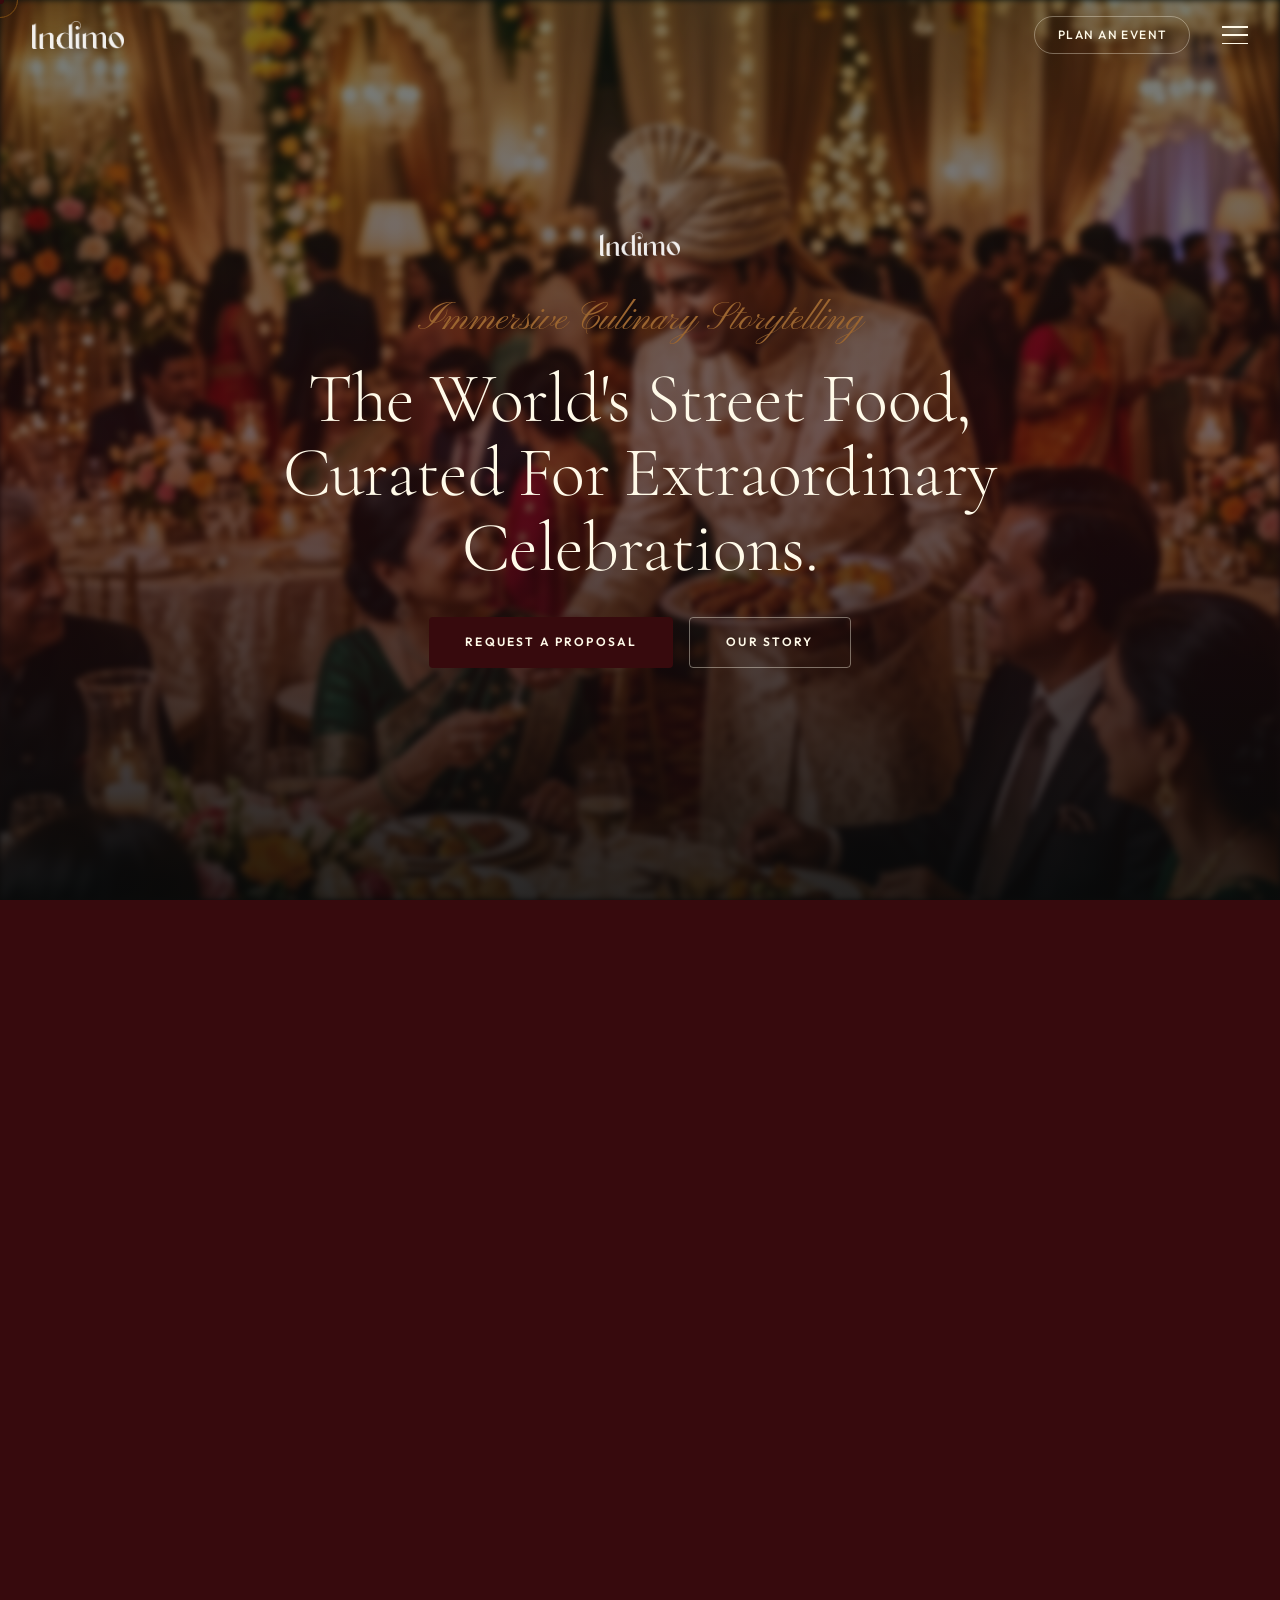
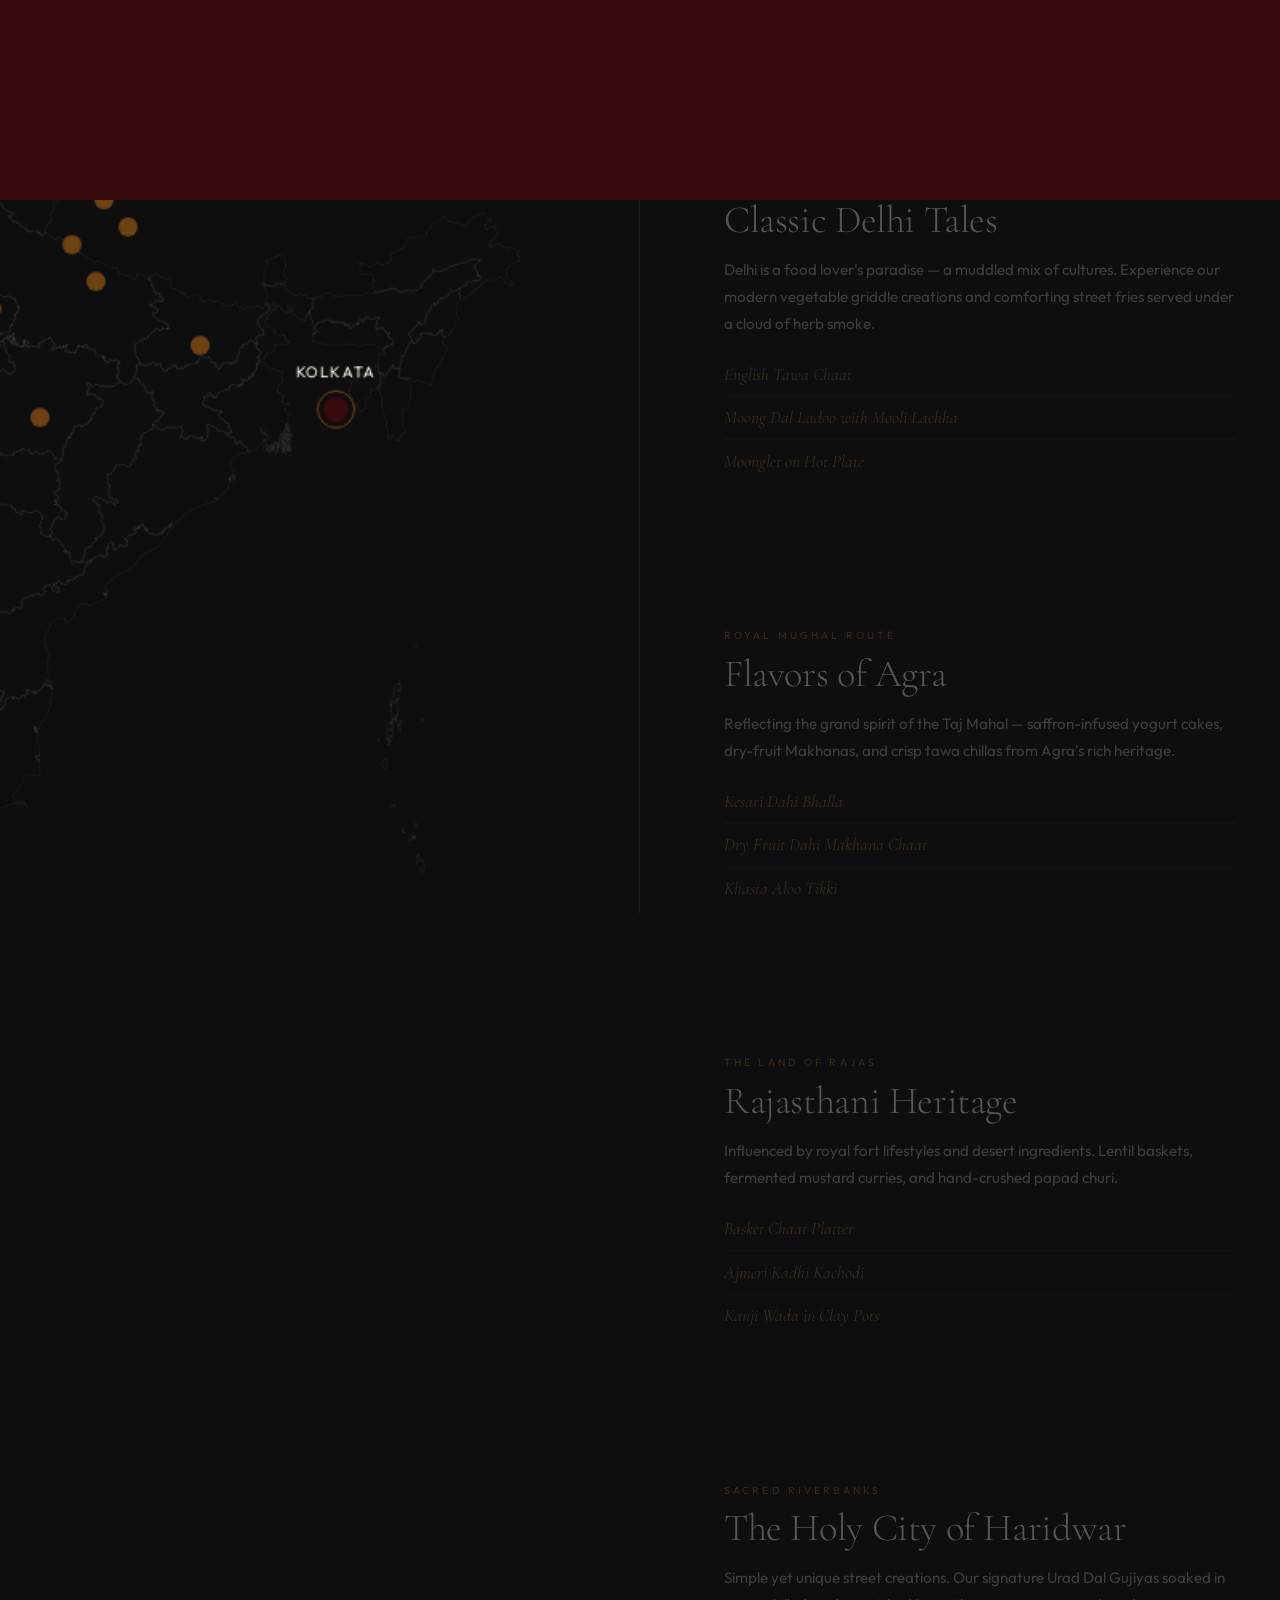
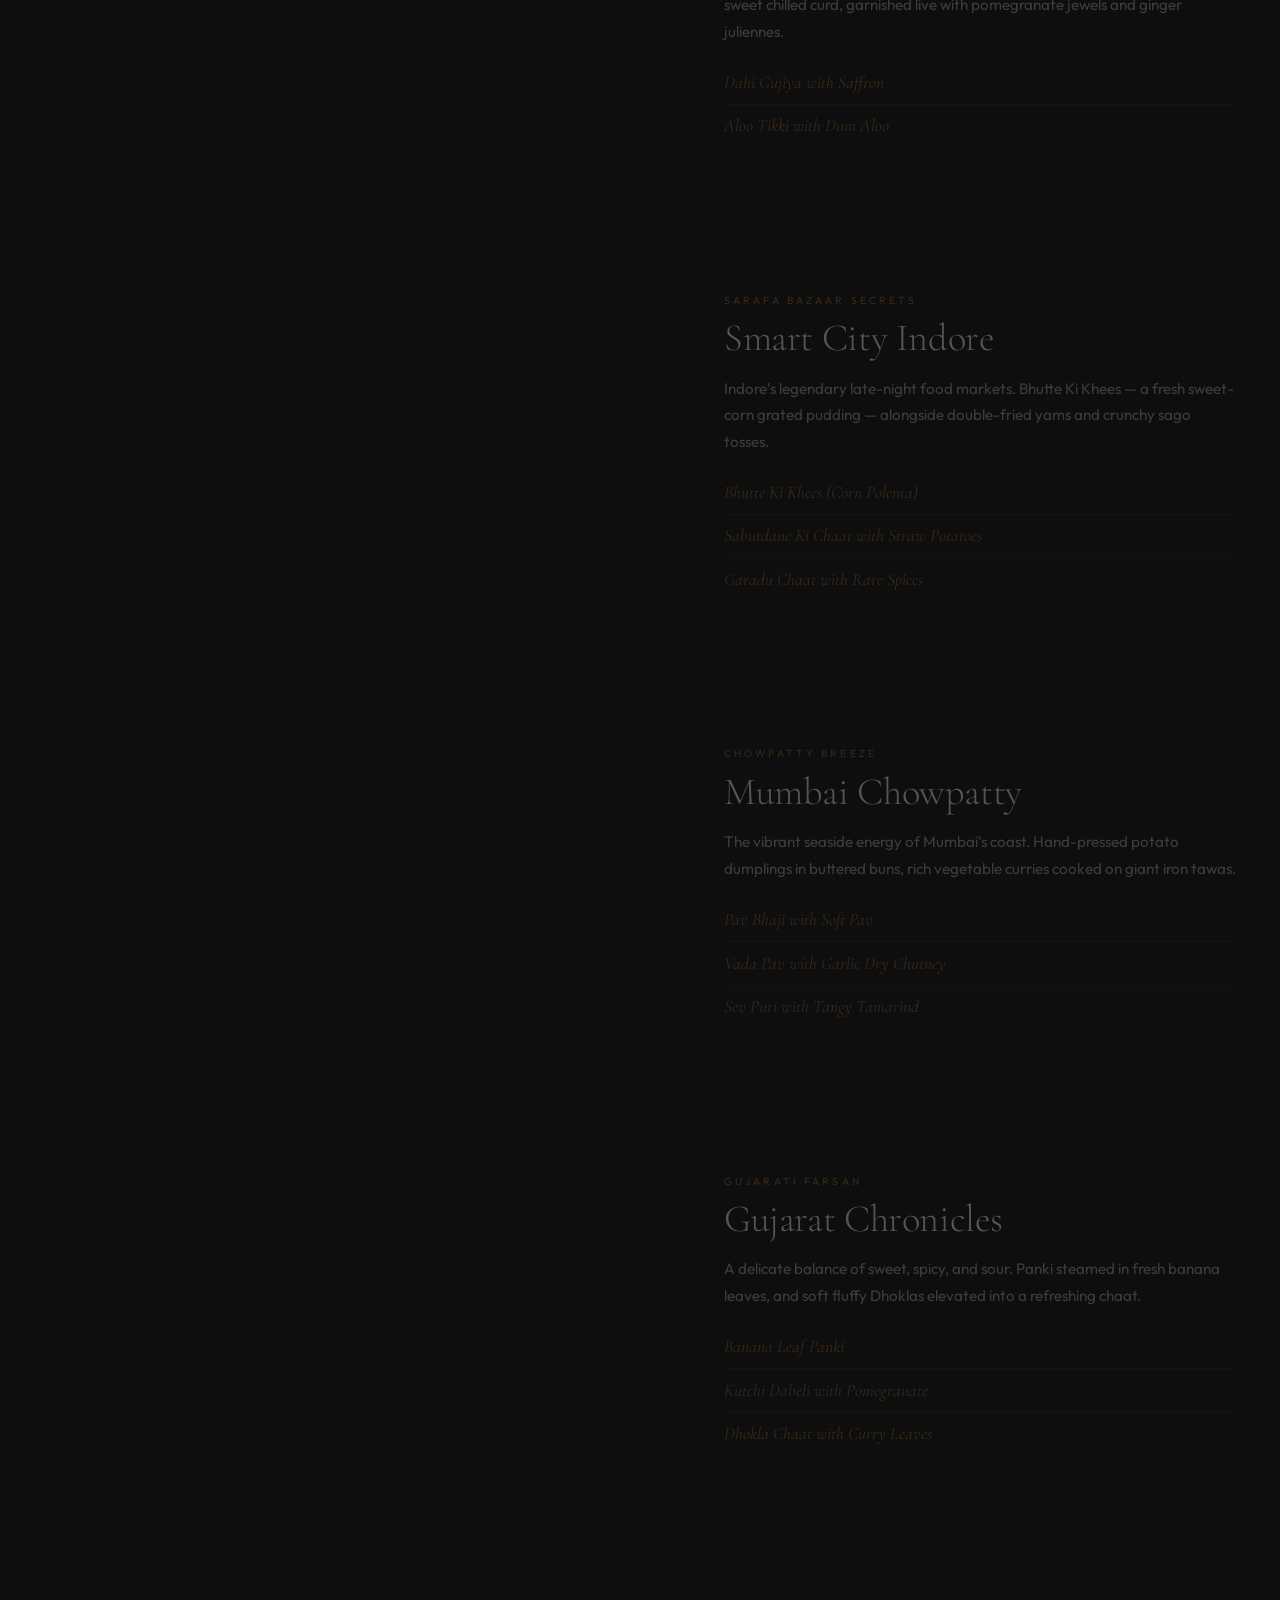
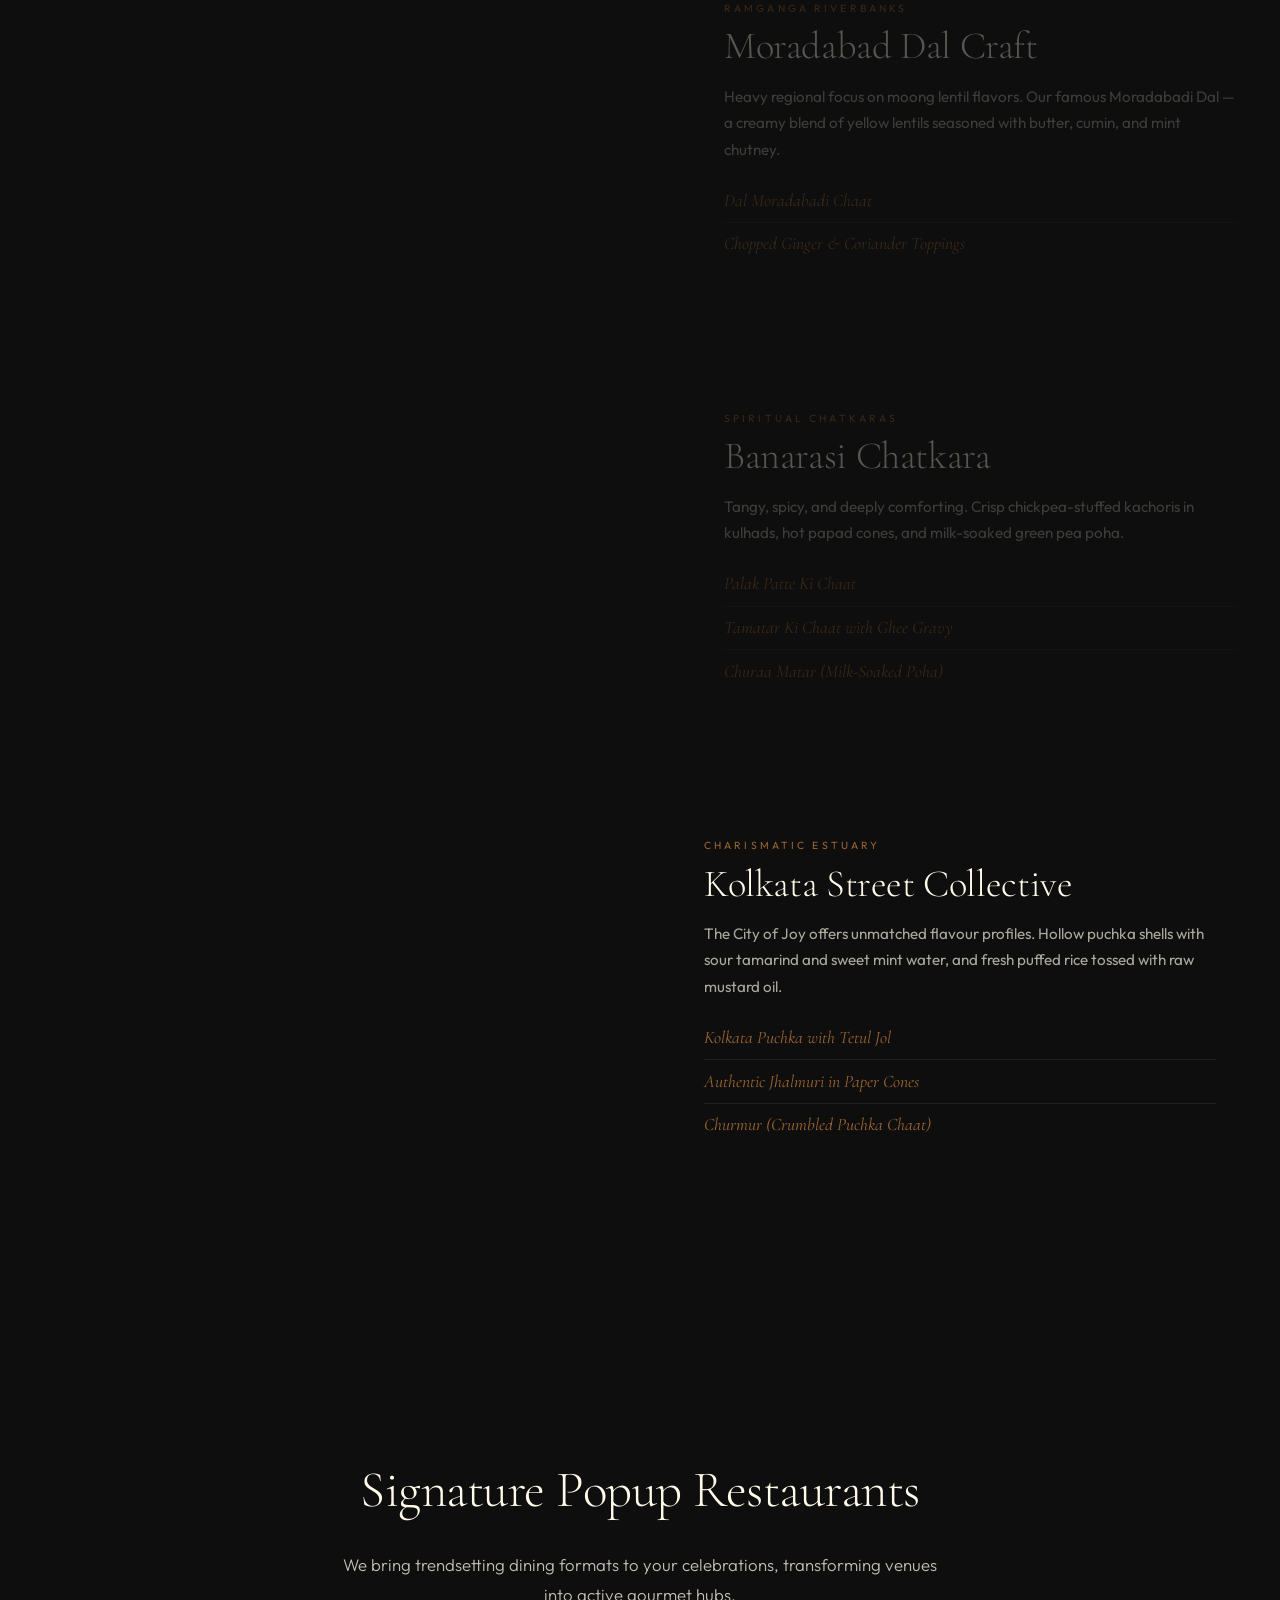
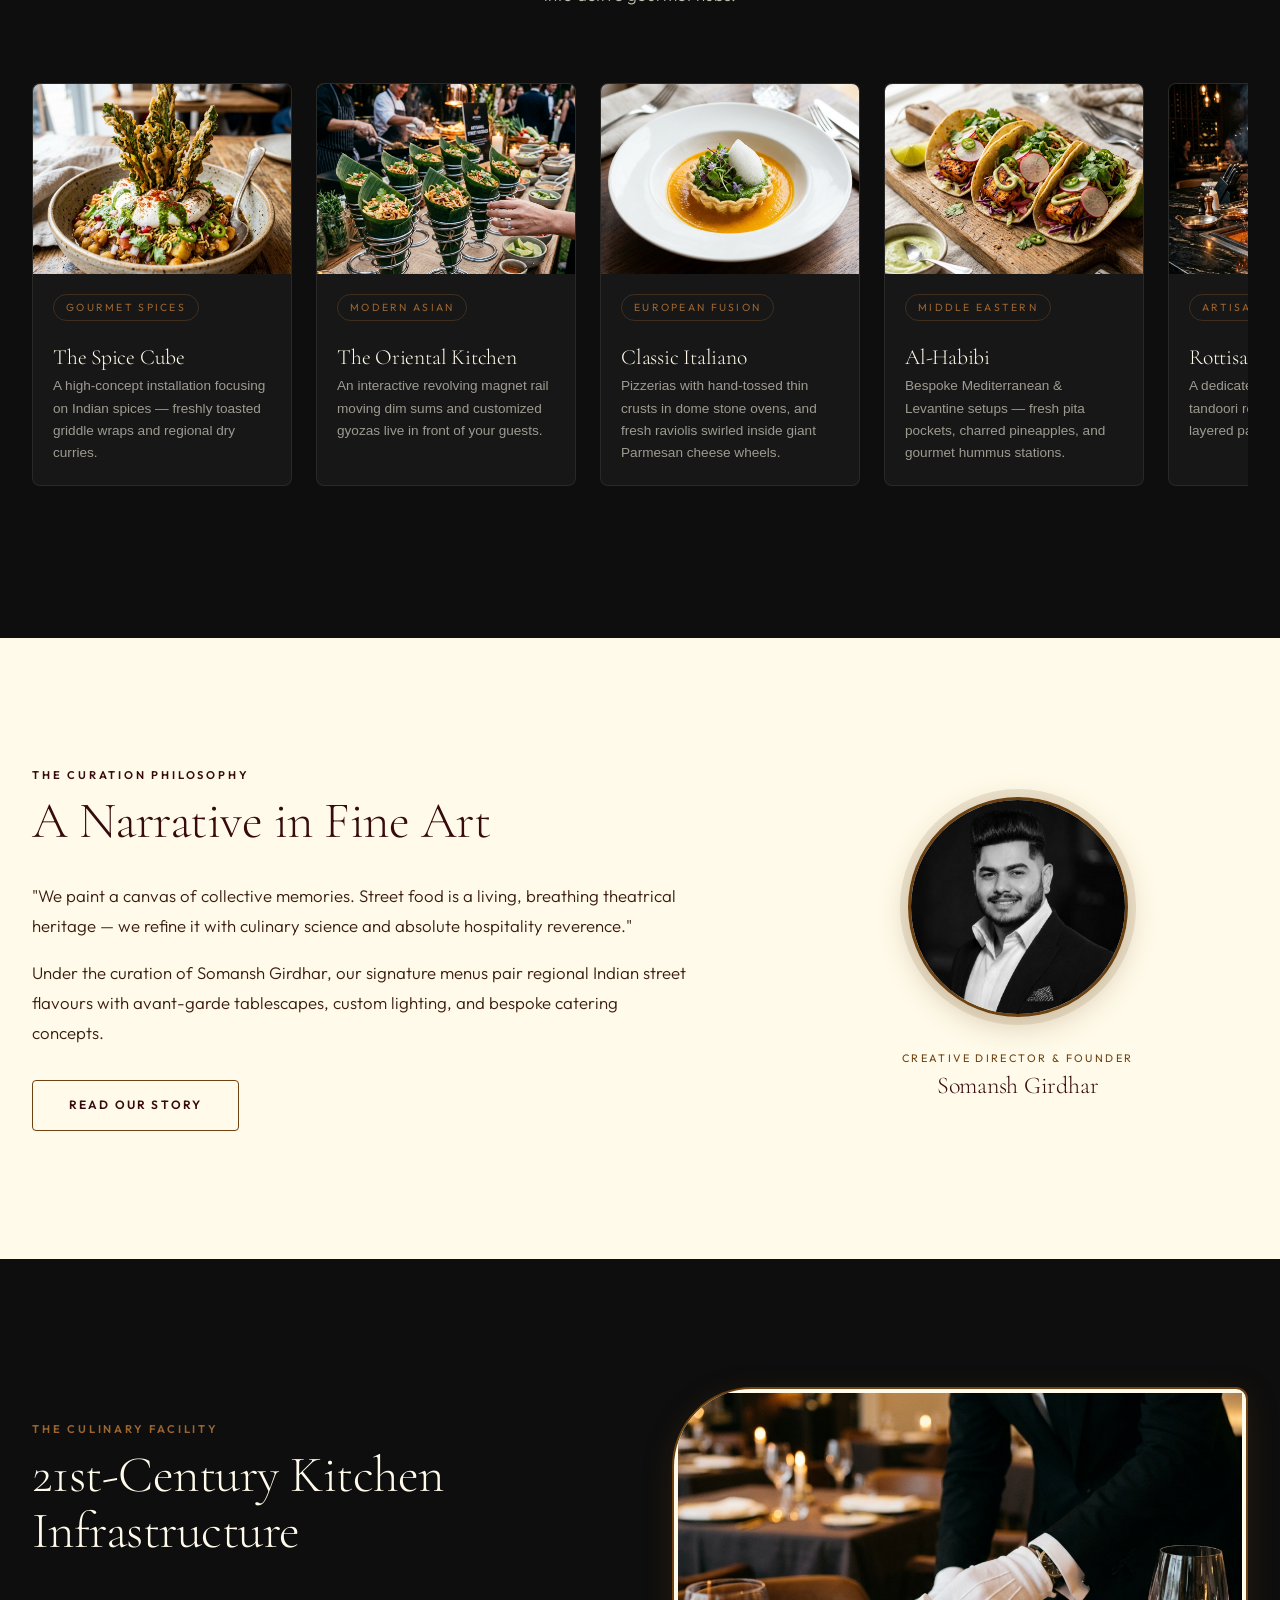
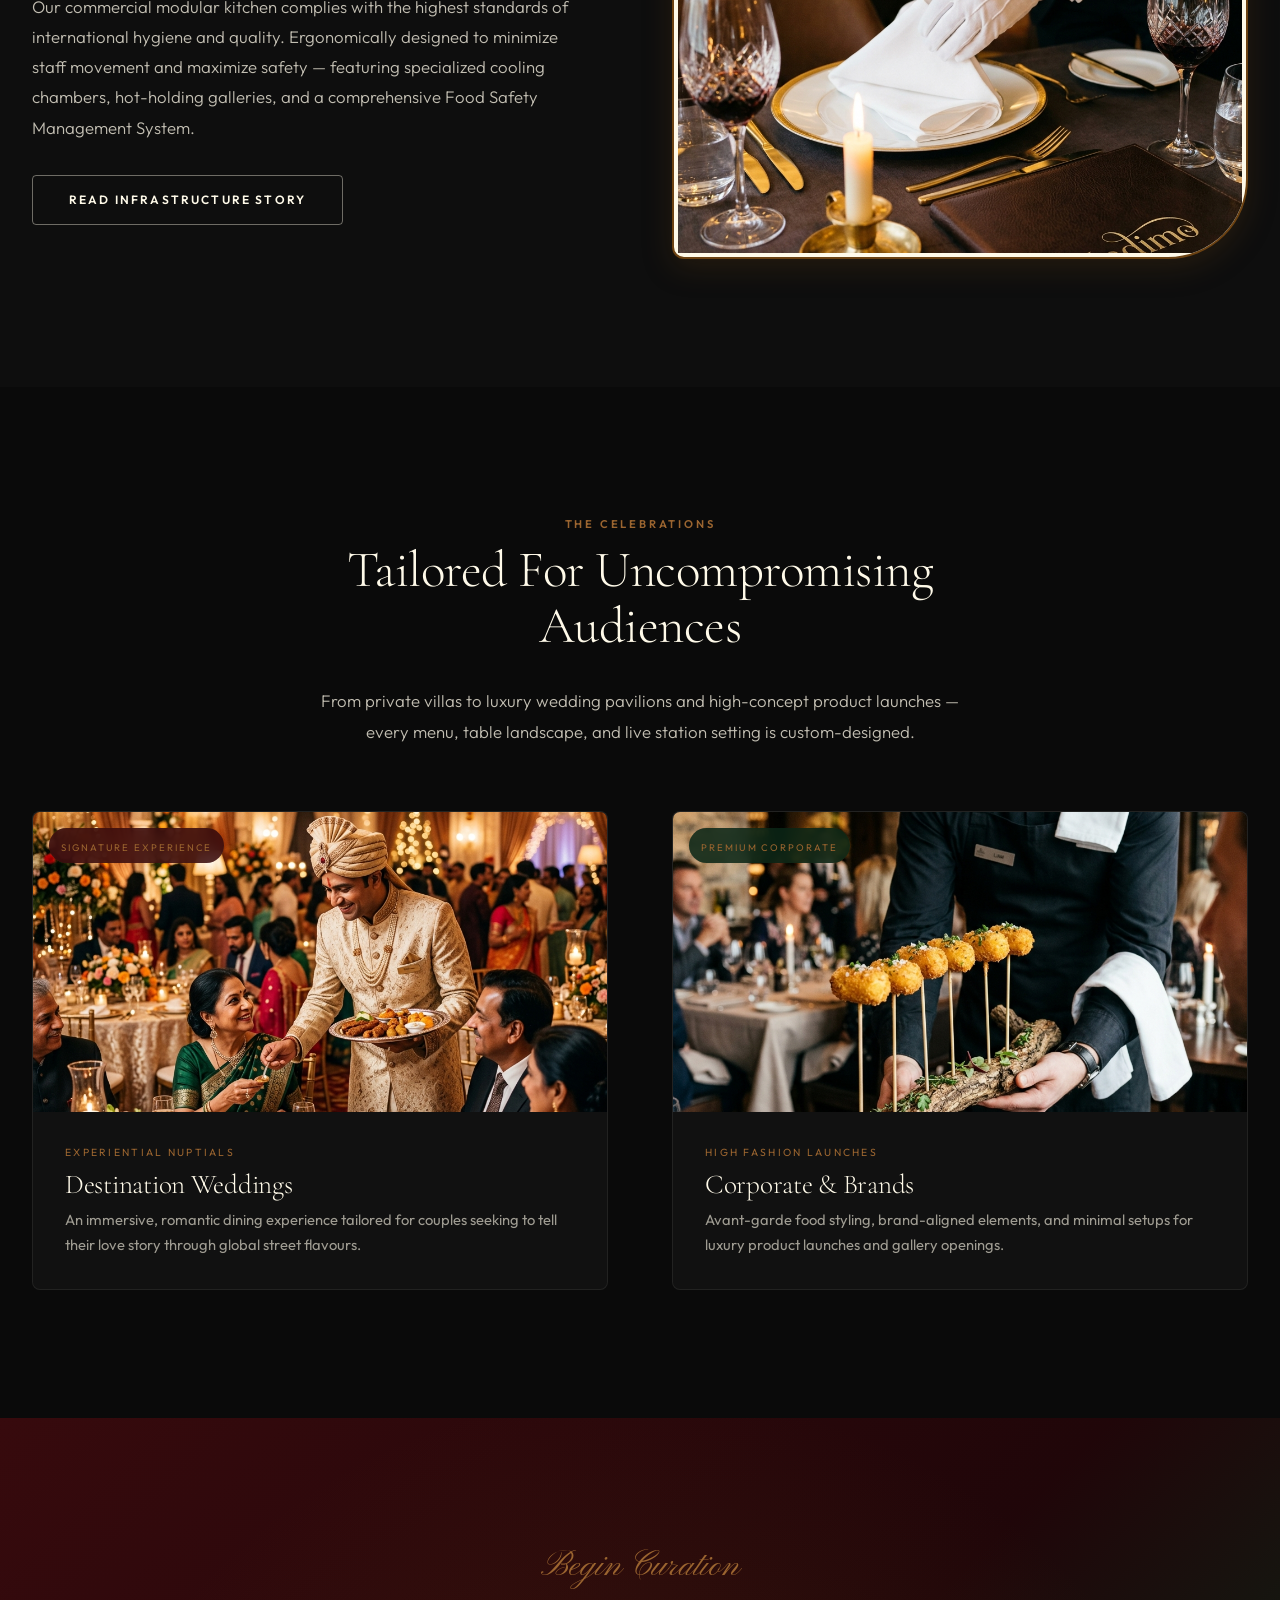
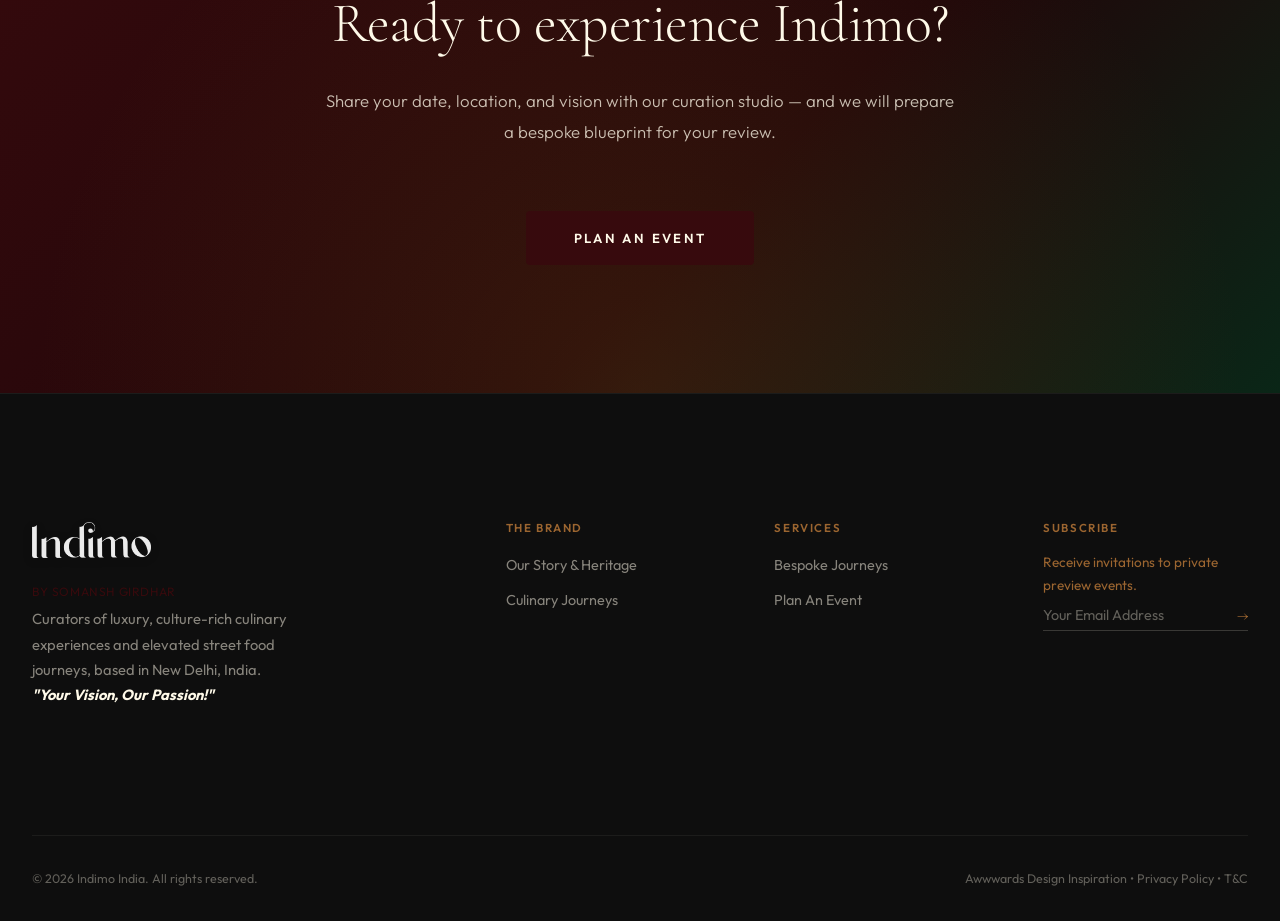
<file: index.html>
<!DOCTYPE html>
<html lang="en">
<head>
  <meta charset="UTF-8">
  <meta name="viewport" content="width=device-width, initial-scale=1.0">
  <meta name="description" content="Indimo is a luxury culinary experience brand curating immersive street food journeys for extraordinary celebrations across India.">
  <title>Indimo | Curated Culinary Experiences</title>
  <link rel="icon" type="image/png" href="assets/images/logo.png">
  <link rel="stylesheet" href="css/variables.css">
  <link rel="stylesheet" href="css/layout.css">
  <link rel="stylesheet" href="css/components.css">
</head>
<body>

  <!-- Loader -->
  <div id="loader-overlay">
    <div class="loader-content" style="text-align:center;">
      <div class="loader-logo">
        <img src="assets/images/logo.png" alt="Indimo">
      </div>
      <div class="loader-bar-container" style="margin-top:1.5rem;"><div class="loader-bar"></div></div>
      <div class="loader-number" id="loader-counter">0%</div>
    </div>
  </div>


  <!-- Page Wipe -->
  <div id="wipe-transition"></div>

  <!-- Custom Cursor -->
  <div class="custom-cursor" id="custom-cursor"></div>
  <div class="custom-cursor-ring" id="custom-cursor-ring"></div>

  <main>

    <!-- ══════════════════════════════════════
         HERO — Full Screen
    ══════════════════════════════════════ -->
    <section class="hero-wrapper" id="hero">
      <img
        src="assets/images/hero_main.png"
        alt="Indimo Luxury Culinary Experience"
        class="hero-bg-media"
      >
      <div class="hero-overlay"></div>

      <div class="hero-content">
        <img src="assets/images/logo.png" alt="Indimo" class="hero-logo-badge">
        <span class="hero-tagline">Immersive Culinary Storytelling</span>
        <h1 class="hero-title">The World's Street Food,<br>Curated For Extraordinary<br>Celebrations.</h1>
        <div class="hero-cta">
          <a href="contact.html" class="btn-primary hover-target">Request A Proposal</a>
          <a href="about.html" class="btn-outline-light hover-target">Our Story</a>
        </div>
      </div>
    </section>

    <!-- ══════════════════════════════════════
         PHILOSOPHY STRIP — Cherrywood
    ══════════════════════════════════════ -->
    <div class="philosophy-strip">
      <div class="container">
        <p class="philosophy-quote reveal">"The best way to deliver the immense love to our guests is by serving them with warmth &amp; affection."</p>
        <p class="philosophy-author reveal reveal-delay-1">— Somansh Girdhar, Founder &amp; Creative Director</p>
      </div>
    </div>



    <!-- ══════════════════════════════════════
         CULINARY JOURNEYS MAP SCROLL — Dark
    ══════════════════════════════════════ -->
    <section style="background-color:var(--color-bg-dark);">
      <div style="text-align:center;padding:var(--space-xxl) var(--space-lg) var(--space-xl);max-width:660px;margin:0 auto;">
        <span class="section-eyebrow--light section-eyebrow reveal">The Culinary Map</span>
        <h2 class="editorial-title--light editorial-title reveal reveal-delay-1">A Journey Across India's Street Food Heritage</h2>
        <p class="editorial-paragraph--light editorial-paragraph reveal reveal-delay-2">From the sacred ghats of Banaras to the coastal energy of Mumbai — each region on our map tells a story through flavour.</p>
      </div>

      <div class="map-scroll-wrapper">
        <div class="map-sticky-box" style="background-color:var(--color-bg-dark);border-right:1px solid rgba(255,250,233,0.06);">
          <div class="map-viewport" id="map-viewport-target">
            <img src="assets/images/india_map.svg" alt="India Culinary Map" class="map-image-element">

            <div class="map-scroll-pin active" style="top:31%;left:44%;" data-region="delhi">
              <span class="map-scroll-label">Delhi</span>
            </div>
            <div class="map-scroll-pin" style="top:35%;left:47%;" data-region="agra">
              <span class="map-scroll-label">Agra</span>
            </div>
            <div class="map-scroll-pin" style="top:38%;left:34%;" data-region="rajasthan">
              <span class="map-scroll-label">Rajasthan</span>
            </div>
            <div class="map-scroll-pin" style="top:26%;left:48%;" data-region="haridwar">
              <span class="map-scroll-label">Haridwar</span>
            </div>
            <div class="map-scroll-pin" style="top:50%;left:40%;" data-region="indore">
              <span class="map-scroll-label">Indore</span>
            </div>
            <div class="map-scroll-pin" style="top:64%;left:31%;" data-region="mumbai">
              <span class="map-scroll-label">Mumbai</span>
            </div>
            <div class="map-scroll-pin" style="top:51%;left:26%;" data-region="gujarat">
              <span class="map-scroll-label">Gujarat</span>
            </div>
            <div class="map-scroll-pin" style="top:29%;left:51%;" data-region="moradabad">
              <span class="map-scroll-label">Moradabad</span>
            </div>
            <div class="map-scroll-pin" style="top:42%;left:60%;" data-region="banaras">
              <span class="map-scroll-label">Banaras</span>
            </div>
            <div class="map-scroll-pin" style="top:49%;left:77%;" data-region="kolkata">
              <span class="map-scroll-label">Kolkata</span>
            </div>
          </div>
        </div>

        <div class="map-scroll-track" id="map-scroll-track">

          <div class="map-scroll-card active" data-region="delhi" data-zoom="1.8" data-x="-5" data-y="10">
            <span class="map-card-subtitle">Metropolitan Classics</span>
            <h3 class="map-card-title">Classic Delhi Tales</h3>
            <p class="map-card-desc">Delhi is a food lover's paradise — a muddled mix of cultures. Experience our modern vegetable griddle creations and comforting street fries served under a cloud of herb smoke.</p>
            <div class="map-card-item">English Tawa Chaat</div>
            <div class="map-card-item">Moong Dal Ladoo with Mooli Lachha</div>
            <div class="map-card-item">Moonglet on Hot Plate</div>
          </div>

          <div class="map-scroll-card" data-region="agra" data-zoom="2.2" data-x="-8" data-y="5">
            <span class="map-card-subtitle">Royal Mughal Route</span>
            <h3 class="map-card-title">Flavors of Agra</h3>
            <p class="map-card-desc">Reflecting the grand spirit of the Taj Mahal — saffron-infused yogurt cakes, dry-fruit Makhanas, and crisp tawa chillas from Agra's rich heritage.</p>
            <div class="map-card-item">Kesari Dahi Bhalla</div>
            <div class="map-card-item">Dry Fruit Dahi Makhana Chaat</div>
            <div class="map-card-item">Khasta Aloo Tikki</div>
          </div>

          <div class="map-scroll-card" data-region="rajasthan" data-zoom="1.8" data-x="10" data-y="5">
            <span class="map-card-subtitle">The Land of Rajas</span>
            <h3 class="map-card-title">Rajasthani Heritage</h3>
            <p class="map-card-desc">Influenced by royal fort lifestyles and desert ingredients. Lentil baskets, fermented mustard curries, and hand-crushed papad churi.</p>
            <div class="map-card-item">Basket Chaat Platter</div>
            <div class="map-card-item">Ajmeri Kadhi Kachodi</div>
            <div class="map-card-item">Kanji Wada in Clay Pots</div>
          </div>

          <div class="map-scroll-card" data-region="haridwar" data-zoom="2.2" data-x="-10" data-y="12">
            <span class="map-card-subtitle">Sacred Riverbanks</span>
            <h3 class="map-card-title">The Holy City of Haridwar</h3>
            <p class="map-card-desc">Simple yet unique street creations. Our signature Urad Dal Gujiyas soaked in sweet chilled curd, garnished live with pomegranate jewels and ginger juliennes.</p>
            <div class="map-card-item">Dahi Gujiya with Saffron</div>
            <div class="map-card-item">Aloo Tikki with Dum Aloo</div>
          </div>

          <div class="map-scroll-card" data-region="indore" data-zoom="2.0" data-x="5" data-y="-10">
            <span class="map-card-subtitle">Sarafa Bazaar Secrets</span>
            <h3 class="map-card-title">Smart City Indore</h3>
            <p class="map-card-desc">Indore's legendary late-night food markets. Bhutte Ki Khees — a fresh sweet-corn grated pudding — alongside double-fried yams and crunchy sago tosses.</p>
            <div class="map-card-item">Bhutte Ki Khees (Corn Polenta)</div>
            <div class="map-card-item">Sabutdane Ki Chaat with Straw Potatoes</div>
            <div class="map-card-item">Garadu Chaat with Rare Spices</div>
          </div>

          <div class="map-scroll-card" data-region="mumbai" data-zoom="1.9" data-x="12" data-y="-20">
            <span class="map-card-subtitle">Chowpatty Breeze</span>
            <h3 class="map-card-title">Mumbai Chowpatty</h3>
            <p class="map-card-desc">The vibrant seaside energy of Mumbai's coast. Hand-pressed potato dumplings in buttered buns, rich vegetable curries cooked on giant iron tawas.</p>
            <div class="map-card-item">Pav Bhaji with Soft Pav</div>
            <div class="map-card-item">Vada Pav with Garlic Dry Chutney</div>
            <div class="map-card-item">Sev Puri with Tangy Tamarind</div>
          </div>

          <div class="map-scroll-card" data-region="gujarat" data-zoom="1.7" data-x="18" data-y="-10">
            <span class="map-card-subtitle">Gujarati Farsan</span>
            <h3 class="map-card-title">Gujarat Chronicles</h3>
            <p class="map-card-desc">A delicate balance of sweet, spicy, and sour. Panki steamed in fresh banana leaves, and soft fluffy Dhoklas elevated into a refreshing chaat.</p>
            <div class="map-card-item">Banana Leaf Panki</div>
            <div class="map-card-item">Kutchi Dabeli with Pomegranate</div>
            <div class="map-card-item">Dhokla Chaat with Curry Leaves</div>
          </div>

          <div class="map-scroll-card" data-region="moradabad" data-zoom="2.2" data-x="-12" data-y="8">
            <span class="map-card-subtitle">Ramganga Riverbanks</span>
            <h3 class="map-card-title">Moradabad Dal Craft</h3>
            <p class="map-card-desc">Heavy regional focus on moong lentil flavors. Our famous Moradabadi Dal — a creamy blend of yellow lentils seasoned with butter, cumin, and mint chutney.</p>
            <div class="map-card-item">Dal Moradabadi Chaat</div>
            <div class="map-card-item">Chopped Ginger &amp; Coriander Toppings</div>
          </div>

          <div class="map-scroll-card" data-region="banaras" data-zoom="1.8" data-x="-15" data-y="0">
            <span class="map-card-subtitle">Spiritual Chatkaras</span>
            <h3 class="map-card-title">Banarasi Chatkara</h3>
            <p class="map-card-desc">Tangy, spicy, and deeply comforting. Crisp chickpea-stuffed kachoris in kulhads, hot papad cones, and milk-soaked green pea poha.</p>
            <div class="map-card-item">Palak Patte Ki Chaat</div>
            <div class="map-card-item">Tamatar Ki Chaat with Ghee Gravy</div>
            <div class="map-card-item">Churaa Matar (Milk-Soaked Poha)</div>
          </div>

          <div class="map-scroll-card" data-region="kolkata" data-zoom="1.6" data-x="-25" data-y="-5">
            <span class="map-card-subtitle">Charismatic Estuary</span>
            <h3 class="map-card-title">Kolkata Street Collective</h3>
            <p class="map-card-desc">The City of Joy offers unmatched flavour profiles. Hollow puchka shells with sour tamarind and sweet mint water, and fresh puffed rice tossed with raw mustard oil.</p>
            <div class="map-card-item">Kolkata Puchka with Tetul Jol</div>
            <div class="map-card-item">Authentic Jhalmuri in Paper Cones</div>
            <div class="map-card-item">Churmur (Crumbled Puchka Chaat)</div>
          </div>

        </div>
      </div>
    </section>

    <!-- ══════════════════════════════════════
         POPUP CONCEPTS — Dark
    ══════════════════════════════════════ -->
    <section class="section" style="background-color:var(--color-bg-dark);">
      <div class="container">
        <div style="text-align:center;max-width:620px;margin:0 auto var(--space-xl) auto;">
          <span class="section-eyebrow section-eyebrow--light reveal">The Concepts</span>
          <h2 class="editorial-title editorial-title--light reveal reveal-delay-1">Signature Popup Restaurants</h2>
          <p class="editorial-paragraph editorial-paragraph--light reveal reveal-delay-2">We bring trendsetting dining formats to your celebrations, transforming venues into active gourmet hubs.</p>
        </div>

        <!-- Horizontal scroll row -->
        <div class="popups-row-scroll">

          <div class="popup-card-h reveal">
            <div class="popup-card-h-img">
              <img src="assets/images/food_kale.png" alt="The Spice Cube">
            </div>
            <div class="popup-card-h-body">
              <span class="popup-icon-tag">Gourmet Spices</span>
              <h3 class="popup-card-h-title">The Spice Cube</h3>
              <p class="popup-card-h-desc">A high-concept installation focusing on Indian spices — freshly toasted griddle wraps and regional dry curries.</p>
            </div>
          </div>

          <div class="popup-card-h reveal reveal-delay-1">
            <div class="popup-card-h-img">
              <img src="assets/images/food_cones.png" alt="The Oriental Kitchen">
            </div>
            <div class="popup-card-h-body">
              <span class="popup-icon-tag">Modern Asian</span>
              <h3 class="popup-card-h-title">The Oriental Kitchen</h3>
              <p class="popup-card-h-desc">An interactive revolving magnet rail moving dim sums and customized gyozas live in front of your guests.</p>
            </div>
          </div>

          <div class="popup-card-h reveal reveal-delay-2">
            <div class="popup-card-h-img">
              <img src="assets/images/food_tartlet.png" alt="Classic Italiano">
            </div>
            <div class="popup-card-h-body">
              <span class="popup-icon-tag">European Fusion</span>
              <h3 class="popup-card-h-title">Classic Italiano</h3>
              <p class="popup-card-h-desc">Pizzerias with hand-tossed thin crusts in dome stone ovens, and fresh raviolis swirled inside giant Parmesan cheese wheels.</p>
            </div>
          </div>

          <div class="popup-card-h reveal reveal-delay-1">
            <div class="popup-card-h-img">
              <img src="assets/images/food_tacos.png" alt="Al-Habibi">
            </div>
            <div class="popup-card-h-body">
              <span class="popup-icon-tag">Middle Eastern</span>
              <h3 class="popup-card-h-title">Al-Habibi</h3>
              <p class="popup-card-h-desc">Bespoke Mediterranean &amp; Levantine setups — fresh pita pockets, charred pineapples, and gourmet hummus stations.</p>
            </div>
          </div>

          <div class="popup-card-h reveal reveal-delay-2">
            <div class="popup-card-h-img">
              <img src="assets/images/live_station.png" alt="Rottisattva">
            </div>
            <div class="popup-card-h-body">
              <span class="popup-icon-tag">Artisanal Bread</span>
              <h3 class="popup-card-h-title">Rottisattva</h3>
              <p class="popup-card-h-desc">A dedicated flatbread gallery — tandoori rotis, biscuit bhakhris, and layered paranthas made live.</p>
            </div>
          </div>

        </div>
      </div>
    </section>

    <!-- ══════════════════════════════════════
         FOUNDER — Emerald + Ivory Split
    ══════════════════════════════════════ -->
    <section class="section section-ivory">
      <div class="container">
        <div class="editorial-split-philosophy">
          <div class="editorial-text reveal">
            <span class="section-eyebrow section-eyebrow--dark">The Curation Philosophy</span>
            <h2 class="editorial-title">A Narrative in Fine Art</h2>
            <p class="editorial-paragraph">"We paint a canvas of collective memories. Street food is a living, breathing theatrical heritage — we refine it with culinary science and absolute hospitality reverence."</p>
            <p class="editorial-paragraph">Under the curation of Somansh Girdhar, our signature menus pair regional Indian street flavours with avant-garde tablescapes, custom lighting, and bespoke catering concepts.</p>
            <a href="about.html" class="btn-outline hover-target" style="margin-top:var(--space-md);">Read Our Story</a>
          </div>

          <div style="display:flex;flex-direction:column;align-items:center;gap:var(--space-lg);" class="reveal reveal-delay-2">
            <div class="founder-circle">
              <img src="assets/images/somansh_portrait_new.jpg" alt="Somansh Girdhar, Creative Director" style="width:100%;height:100%;object-fit:cover;">
            </div>
            <div style="text-align:center;">
              <span style="font-family:var(--font-sans);font-size:0.68rem;letter-spacing:0.22em;text-transform:uppercase;color:var(--c-gold);display:block;margin-bottom:0.3rem;">Creative Director &amp; Founder</span>
              <h3 style="font-family:var(--font-serif);font-size:1.5rem;color:var(--c-cherrywood);font-weight:var(--weight-light);">Somansh Girdhar</h3>
            </div>
          </div>
        </div>
      </div>
    </section>

    <!-- ══════════════════════════════════════
         INFRASTRUCTURE — Dark + Brand Image
    ══════════════════════════════════════ -->
    <section class="section" style="background-color:var(--color-bg-dark);">
      <div class="container">
        <div class="editorial-split-equal">
          <div class="editorial-text reveal">
            <span class="section-eyebrow section-eyebrow--light">The Culinary Facility</span>
            <h2 class="editorial-title editorial-title--light">21st-Century Kitchen Infrastructure</h2>
            <p class="editorial-paragraph editorial-paragraph--light">Our commercial modular kitchen complies with the highest standards of international hygiene and quality. Ergonomically designed to minimize staff movement and maximize safety — featuring specialized cooling chambers, hot-holding galleries, and a comprehensive Food Safety Management System.</p>
            <a href="about.html" class="btn-outline-light hover-target" style="margin-top:var(--space-md);">Read Infrastructure Story</a>
          </div>
          <div class="editorial-image-container brand-wave-style reveal reveal-delay-2">
            <img src="assets/images/catering_service_hero.jpg" alt="Indimo Luxury Catering Kitchen" class="editorial-image">
          </div>
        </div>
      </div>
    </section>

    <!-- ══════════════════════════════════════
         EVENT CATEGORIES — Dark
    ══════════════════════════════════════ -->
    <section class="section" style="background-color:#0a0a0a;">
      <div class="container">
        <div style="text-align:center;max-width:680px;margin:0 auto var(--space-xl) auto;">
          <span class="section-eyebrow section-eyebrow--light reveal">The Celebrations</span>
          <h2 class="editorial-title editorial-title--light reveal reveal-delay-1">Tailored For Uncompromising Audiences</h2>
          <p class="editorial-paragraph editorial-paragraph--light reveal reveal-delay-2">From private villas to luxury wedding pavilions and high-concept product launches — every menu, table landscape, and live station setting is custom-designed.</p>
        </div>

        <div class="station-grid">
          <div class="station-card reveal">
            <div class="station-img-box">
              <img src="assets/images/traditional_service.png" alt="Destination Weddings by Indimo" class="station-img">
              <div style="position:absolute;top:var(--space-md);left:var(--space-md);background:rgba(55,10,13,0.85);backdrop-filter:blur(8px);padding:0.25rem 0.75rem;border-radius:var(--radius-pill);">
                <span style="font-family:var(--font-sans);font-size:0.6rem;letter-spacing:0.2em;text-transform:uppercase;color:var(--c-gold-light);">Signature Experience</span>
              </div>
            </div>
            <div class="station-info-box">
              <span class="station-tag">Experiential Nuptials</span>
              <h3 class="station-title">Destination Weddings</h3>
              <p class="station-desc">An immersive, romantic dining experience tailored for couples seeking to tell their love story through global street flavours.</p>
            </div>
          </div>

          <div class="station-card reveal reveal-delay-2">
            <div class="station-img-box">
              <img src="assets/images/food_platter.png" alt="Corporate Events by Indimo" class="station-img">
              <div style="position:absolute;top:var(--space-md);left:var(--space-md);background:rgba(10,38,23,0.85);backdrop-filter:blur(8px);padding:0.25rem 0.75rem;border-radius:var(--radius-pill);">
                <span style="font-family:var(--font-sans);font-size:0.6rem;letter-spacing:0.2em;text-transform:uppercase;color:var(--c-gold-light);">Premium Corporate</span>
              </div>
            </div>
            <div class="station-info-box">
              <span class="station-tag">High Fashion Launches</span>
              <h3 class="station-title">Corporate &amp; Brands</h3>
              <p class="station-desc">Avant-garde food styling, brand-aligned elements, and minimal setups for luxury product launches and gallery openings.</p>
            </div>
          </div>
        </div>
      </div>
    </section>

    <!-- ══════════════════════════════════════
         CTA — Gradient
    ══════════════════════════════════════ -->
    <section class="cta-section">
      <div class="container">
        <span class="script-subtitle script-subtitle--light reveal">Begin Curation</span>
        <h2 class="editorial-title editorial-title--light reveal reveal-delay-1" style="font-size:clamp(2rem,5vw,3.5rem);">Ready to experience Indimo?</h2>
        <p class="editorial-paragraph editorial-paragraph--light reveal reveal-delay-2" style="margin-bottom:var(--space-xl);">Share your date, location, and vision with our curation studio — and we will prepare a bespoke blueprint for your review.</p>
        <a href="contact.html" class="btn-primary hover-target reveal reveal-delay-3" style="font-size:0.82rem;padding:1rem 3rem;">Plan An Event</a>
      </div>
    </section>

  </main>

  <script src="js/core.js"></script>

  <script>
    // ── Scroll Reveal
    const reveals = document.querySelectorAll('.reveal');
    const revealObserver = new IntersectionObserver((entries) => {
      entries.forEach(e => {
        if (e.isIntersecting) {
          e.target.classList.add('visible');
          revealObserver.unobserve(e.target);
        }
      });
    }, { threshold: 0.1, rootMargin: '0px 0px -60px 0px' });
    reveals.forEach(el => revealObserver.observe(el));

    // ── Loader counter
    const counter = document.getElementById('loader-counter');
    let count = 0;
    const interval = setInterval(() => {
      count += Math.floor(Math.random() * 8) + 3;
      if (count >= 100) { count = 100; clearInterval(interval); }
      if (counter) counter.textContent = count + '%';
    }, 60);
  </script>

</body>
</html>
</file>
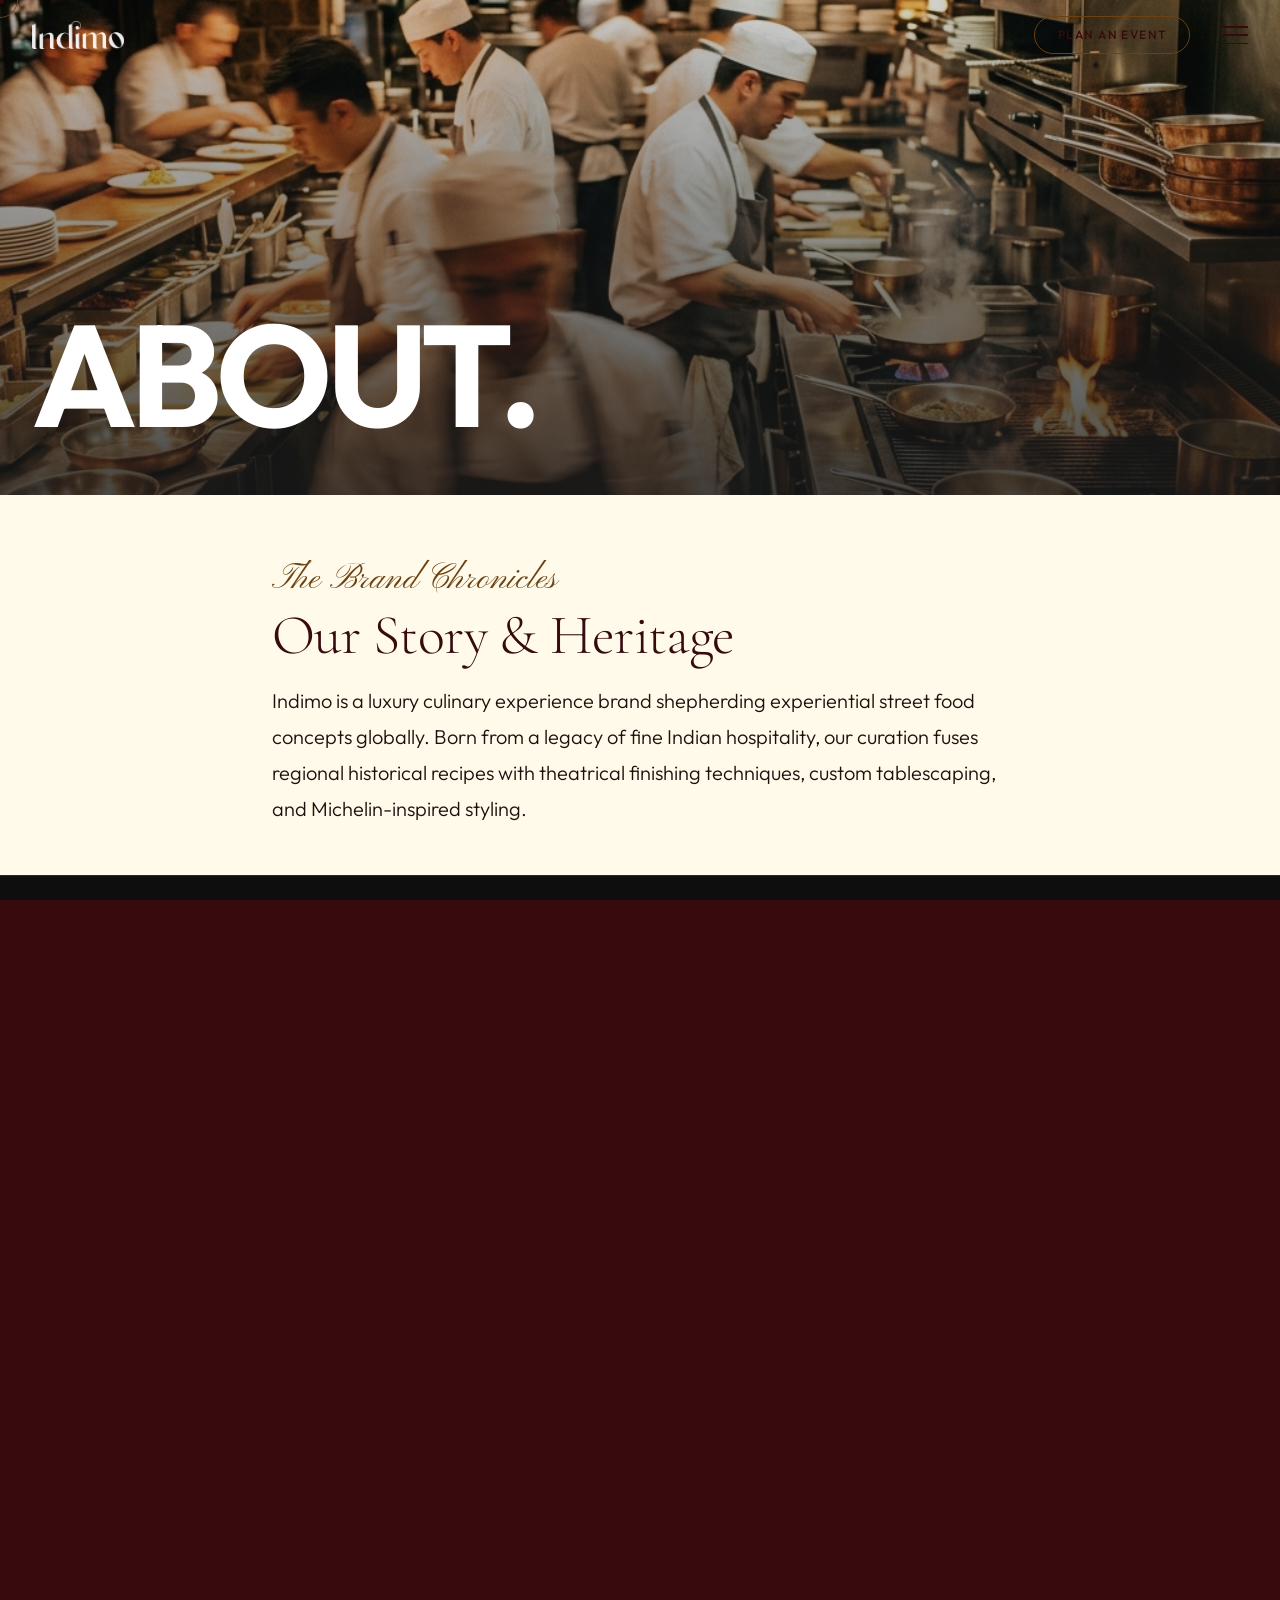
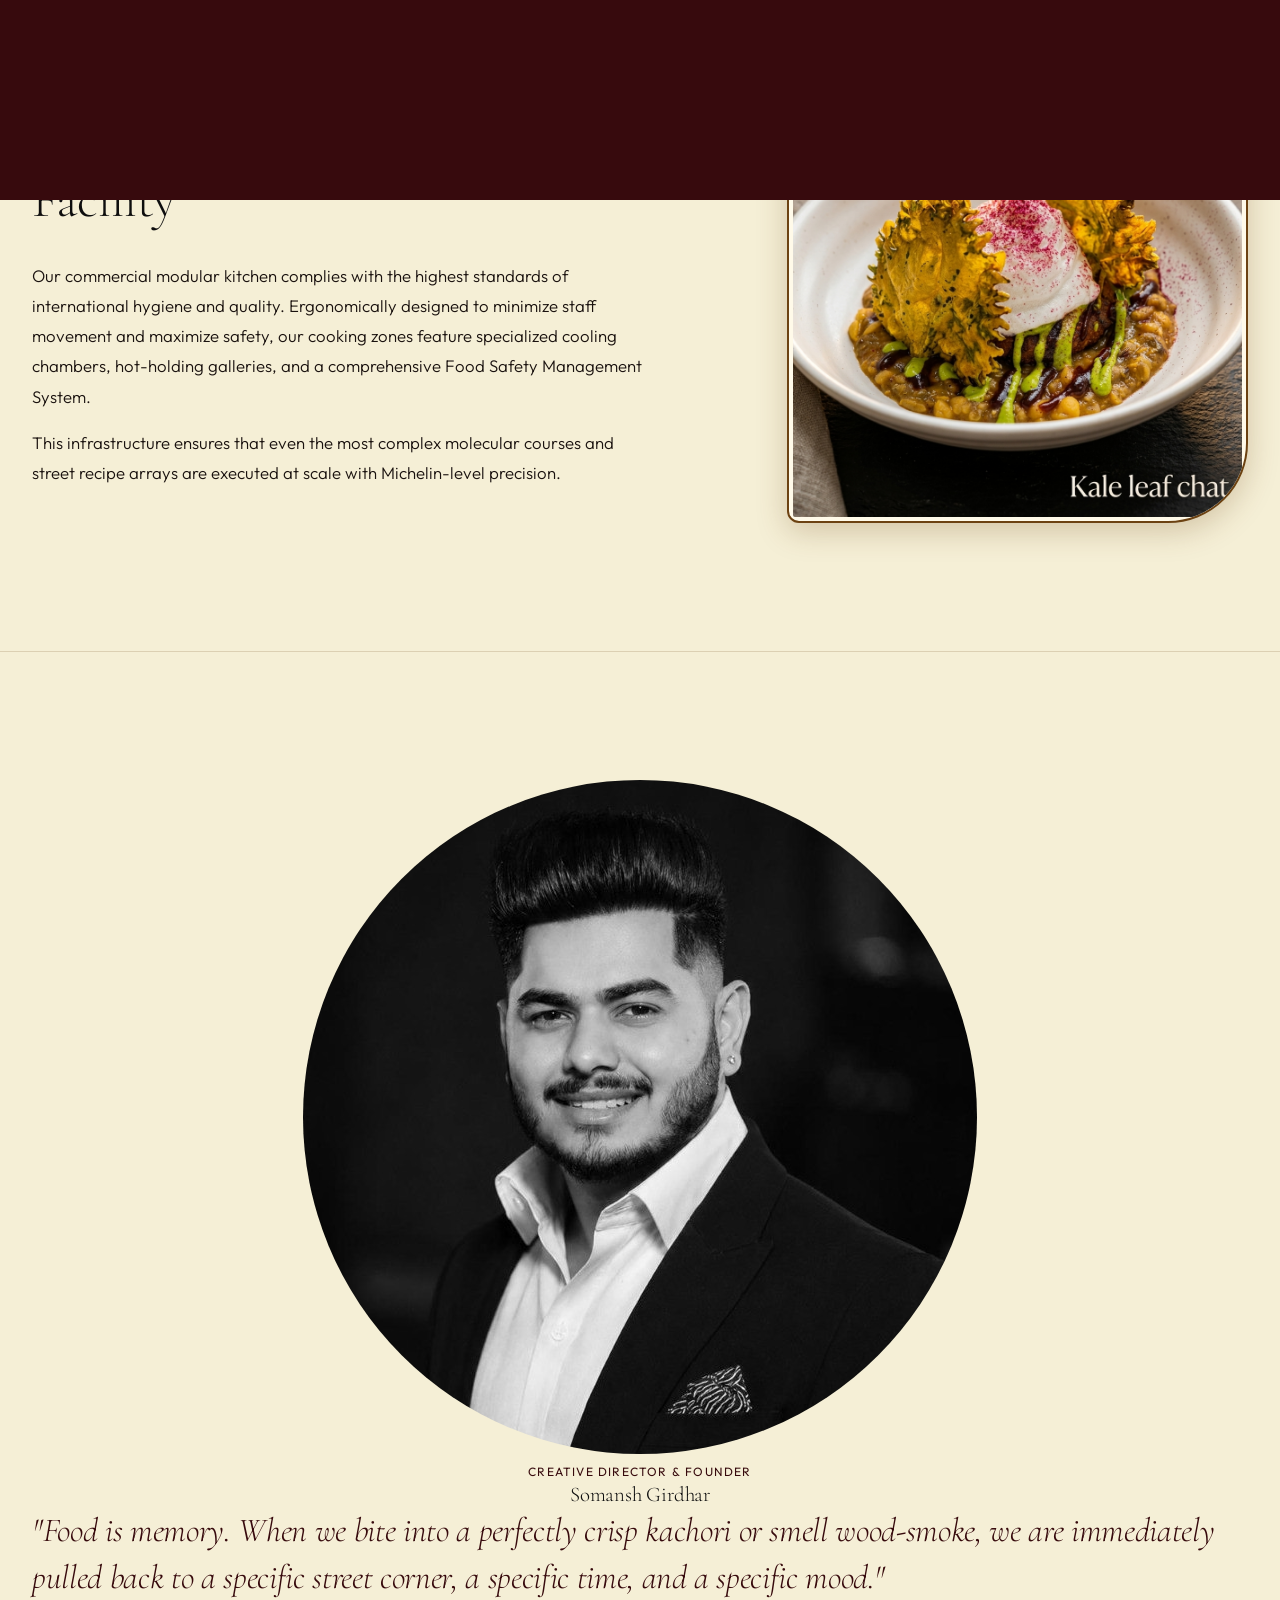
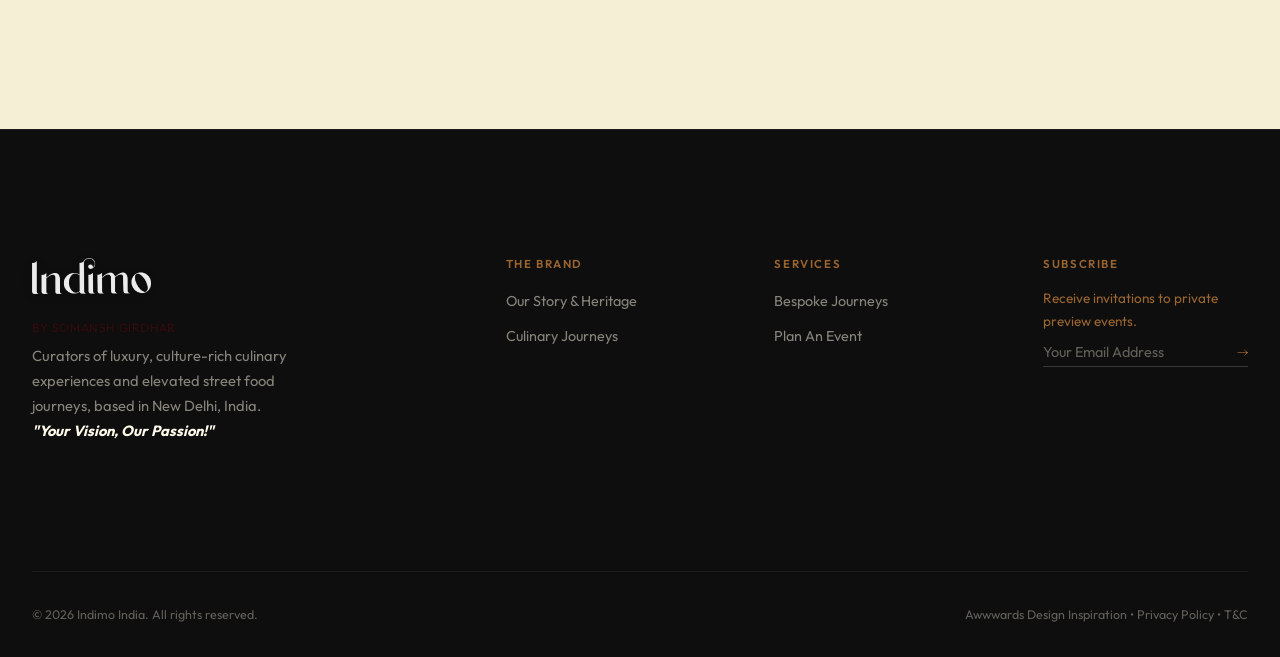
<file: about.html>
<!DOCTYPE html>
<html lang="en">
<head>
  <meta charset="UTF-8">
  <meta name="viewport" content="width=device-width, initial-scale=1.0">
  <meta name="description" content="The history, core philosophy pillars, state-of-the-art infrastructure, and curated portfolios behind Indimo.">
  <title>Our Story & Heritage | Indimo</title>
  <link rel="icon" type="image/svg+xml" href="data:image/svg+xml,<svg xmlns=%22http://www.w3.org/2000/svg%22 viewBox=%220 0 100 100%22><text y=%22.9em%22 font-size=%2290%22>✨</text></svg>">
  <link rel="stylesheet" href="css/variables.css">
  <link rel="stylesheet" href="css/layout.css">
  <link rel="stylesheet" href="css/components.css">
</head>
<body style="background-color: var(--color-ivory); color: var(--color-charcoal);">

  <!-- Shutter Loading Screen -->
  <div id="loader-overlay">
    <div class="loader-content">
      <div class="loader-logo"><span>INDIMO</span></div>
      <div class="loader-bar-container">
        <div class="loader-bar"></div>
      </div>
      <div class="loader-number">0%</div>
    </div>
  </div>

  <main>
    <!-- About Page Hero (Brand Kit Page 4 Inspired) -->
    <section class="about-hero" style="position: relative; height: 55vh; min-height: 420px; display: flex; align-items: flex-end; padding-bottom: var(--space-xl); background-image: url('assets/images/about_kitchen_bg.png'); background-size: cover; background-position: center; overflow: hidden; margin-top: 0;">
      <div style="position: absolute; top: 0; left: 0; width: 100%; height: 100%; background: linear-gradient(to bottom, rgba(26,26,26,0.2) 0%, rgba(26,26,26,0.8) 100%);"></div>
      <div class="container" style="position: relative; z-index: 10; width: 100%;">
        <h1 style="font-family: var(--font-sans); font-size: clamp(4.5rem, 15vw, 9rem); font-weight: var(--weight-bold); color: var(--color-white); letter-spacing: -0.04em; margin: 0; line-height: 0.8; text-transform: uppercase;">About.</h1>
      </div>
    </section>

    <!-- Brand Story Intro Section -->
    <section class="section" style="background-color: var(--color-ivory); padding-top: var(--space-xl); padding-bottom: var(--space-lg);">
      <div class="container" style="max-width: 800px; margin: 0 auto; text-align: left;">
        <span class="script-subtitle" style="color: var(--color-gold);">The Brand Chronicles</span>
        <h2 class="editorial-title" style="font-family: var(--font-serif); font-size: clamp(2.2rem, 5vw, 3.5rem); line-height: 1.1; margin-bottom: var(--space-md); color: var(--color-cherrywood);">Our Story & Heritage</h2>
        <p class="editorial-paragraph" style="font-size: 1.25rem; line-height: 1.8; color: var(--color-charcoal-light);">Indimo is a luxury culinary experience brand shepherding experiential street food concepts globally. Born from a legacy of fine Indian hospitality, our curation fuses regional historical recipes with theatrical finishing techniques, custom tablescaping, and Michelin-inspired styling.</p>
      </div>
    </section>

    <!-- Brand Philosophy Columns -->
    <section class="section section-dark" style="border-top: 1px solid rgba(253, 251, 247, 0.1);">
      <div class="container">
        <div style="text-align: center; max-width: 600px; margin: 0 auto var(--space-xl) auto;">
          <span class="script-subtitle" style="color: var(--color-gold);">The Pillars</span>
          <h2 class="editorial-title" style="color: var(--color-ivory);">Our Core Philosophy</h2>
        </div>

        <div style="display: grid; grid-template-columns: repeat(auto-fit, minmax(280px, 1fr)); gap: var(--space-xl);">
          <div style="background-color: var(--color-charcoal-light); padding: var(--space-lg); border-radius: 4px; border-top: 2px solid var(--color-terracotta);">
            <h3 style="font-family: var(--font-serif); font-size: 1.6rem; color: var(--color-ivory); margin-bottom: var(--space-sm);">1. Cultural Honesty</h3>
            <p style="font-family: var(--font-sans); font-size: 0.95rem; color: var(--color-olive); line-height: 1.6;">We never dilute regional flavors. Our spice recipes are sourced directly from street side families, executed using authentic techniques like open clay coal pits and iron griddles.</p>
          </div>

          <div style="background-color: var(--color-charcoal-light); padding: var(--space-lg); border-radius: 4px; border-top: 2px solid var(--color-terracotta);">
            <h3 style="font-family: var(--font-serif); font-size: 1.6rem; color: var(--color-ivory); margin-bottom: var(--space-sm);">2. Immersive Scenography</h3>
            <p style="font-family: var(--font-sans); font-size: 0.95rem; color: var(--color-olive); line-height: 1.6;">Our food stations are works of art. We work with interior designers to design setups incorporating travertine stone, custom clay structures, brass screens, and luxury candlelight layouts.</p>
          </div>

          <div style="background-color: var(--color-charcoal-light); padding: var(--space-lg); border-radius: 4px; border-top: 2px solid var(--color-terracotta);">
            <h3 style="font-family: var(--font-serif); font-size: 1.6rem; color: var(--color-ivory); margin-bottom: var(--space-sm);">3. Theatrical Service</h3>
            <p style="font-family: var(--font-sans); font-size: 0.95rem; color: var(--color-olive); line-height: 1.6;">Chefs operate as performance artists, finishing dishes in front of guests with culinary showmanship—liquid nitrogen freezing, smoking herbs, and hand-shaving truffles.</p>
          </div>
        </div>
      </div>
    </section>

    <!-- Infrastructure Section -->
    <section class="section" style="border-top: 1px solid var(--color-olive-light); background-color: var(--color-champagne);">
      <div class="container">
        <div class="editorial-split-philosophy">
          <div class="editorial-text" style="padding-right: var(--space-xl);">
            <span class="script-subtitle">The Culinary Facility</span>
            <h2 class="editorial-title" style="color: var(--color-charcoal);">State-of-the-Art Kitchen Facility</h2>
            <p class="editorial-paragraph" style="color: var(--color-charcoal-light);">Our commercial modular kitchen complies with the highest standards of international hygiene and quality. Ergonomically designed to minimize staff movement and maximize safety, our cooking zones feature specialized cooling chambers, hot-holding galleries, and a comprehensive Food Safety Management System.</p>
            <p class="editorial-paragraph" style="color: var(--color-charcoal-light);">This infrastructure ensures that even the most complex molecular courses and street recipe arrays are executed at scale with Michelin-level precision.</p>
          </div>
          <div class="editorial-image-container brand-wave-style">
            <img src="assets/images/home_facility_food_enhanced.png" alt="Indimo State-of-the-Art Kitchen Facility" class="editorial-image" style="border-radius: 2px;">
          </div>
        </div>
      </div>
    </section>

    <!-- Brand Quote Section -->
    <section class="section" style="border-top: 1px solid var(--color-olive-light); background-color: var(--color-champagne);">
      <div class="container">
        <div class="editorial-split-quote">
          <div style="display: flex; flex-direction: column; align-items: center; justify-content: center; gap: var(--space-sm); text-align: center;">
            <div class="founder-circle-about">
              <img src="assets/images/somansh_portrait_new.jpg?v=6" alt="Somansh Girdhar, Creative Director & Founder" style="width: 100%; height: 100%; object-fit: cover; border-radius: 50%;">
            </div>
            <div>
              <span class="editorial-subtitle" style="color: var(--color-terracotta); margin-bottom: 2px; display: block; font-size: 0.75rem; letter-spacing: 0.1em;">Creative Director & Founder</span>
              <h3 style="font-family: var(--font-serif); font-size: 1.3rem; color: var(--color-charcoal); margin: 0; font-weight: var(--weight-light);">Somansh Girdhar</h3>
            </div>
          </div>
          <div style="text-align: left;">
            <h2 class="editorial-title" style="font-size: 2.1rem; font-style: italic; line-height: 1.4; margin-bottom: 0;">"Food is memory. When we bite into a perfectly crisp kachori or smell wood-smoke, we are immediately pulled back to a specific street corner, a specific time, and a specific mood."</h2>
          </div>
        </div>
      </div>
    </section>
  </main>

  <script src="js/core.js"></script>
</body>
</html>
</file>
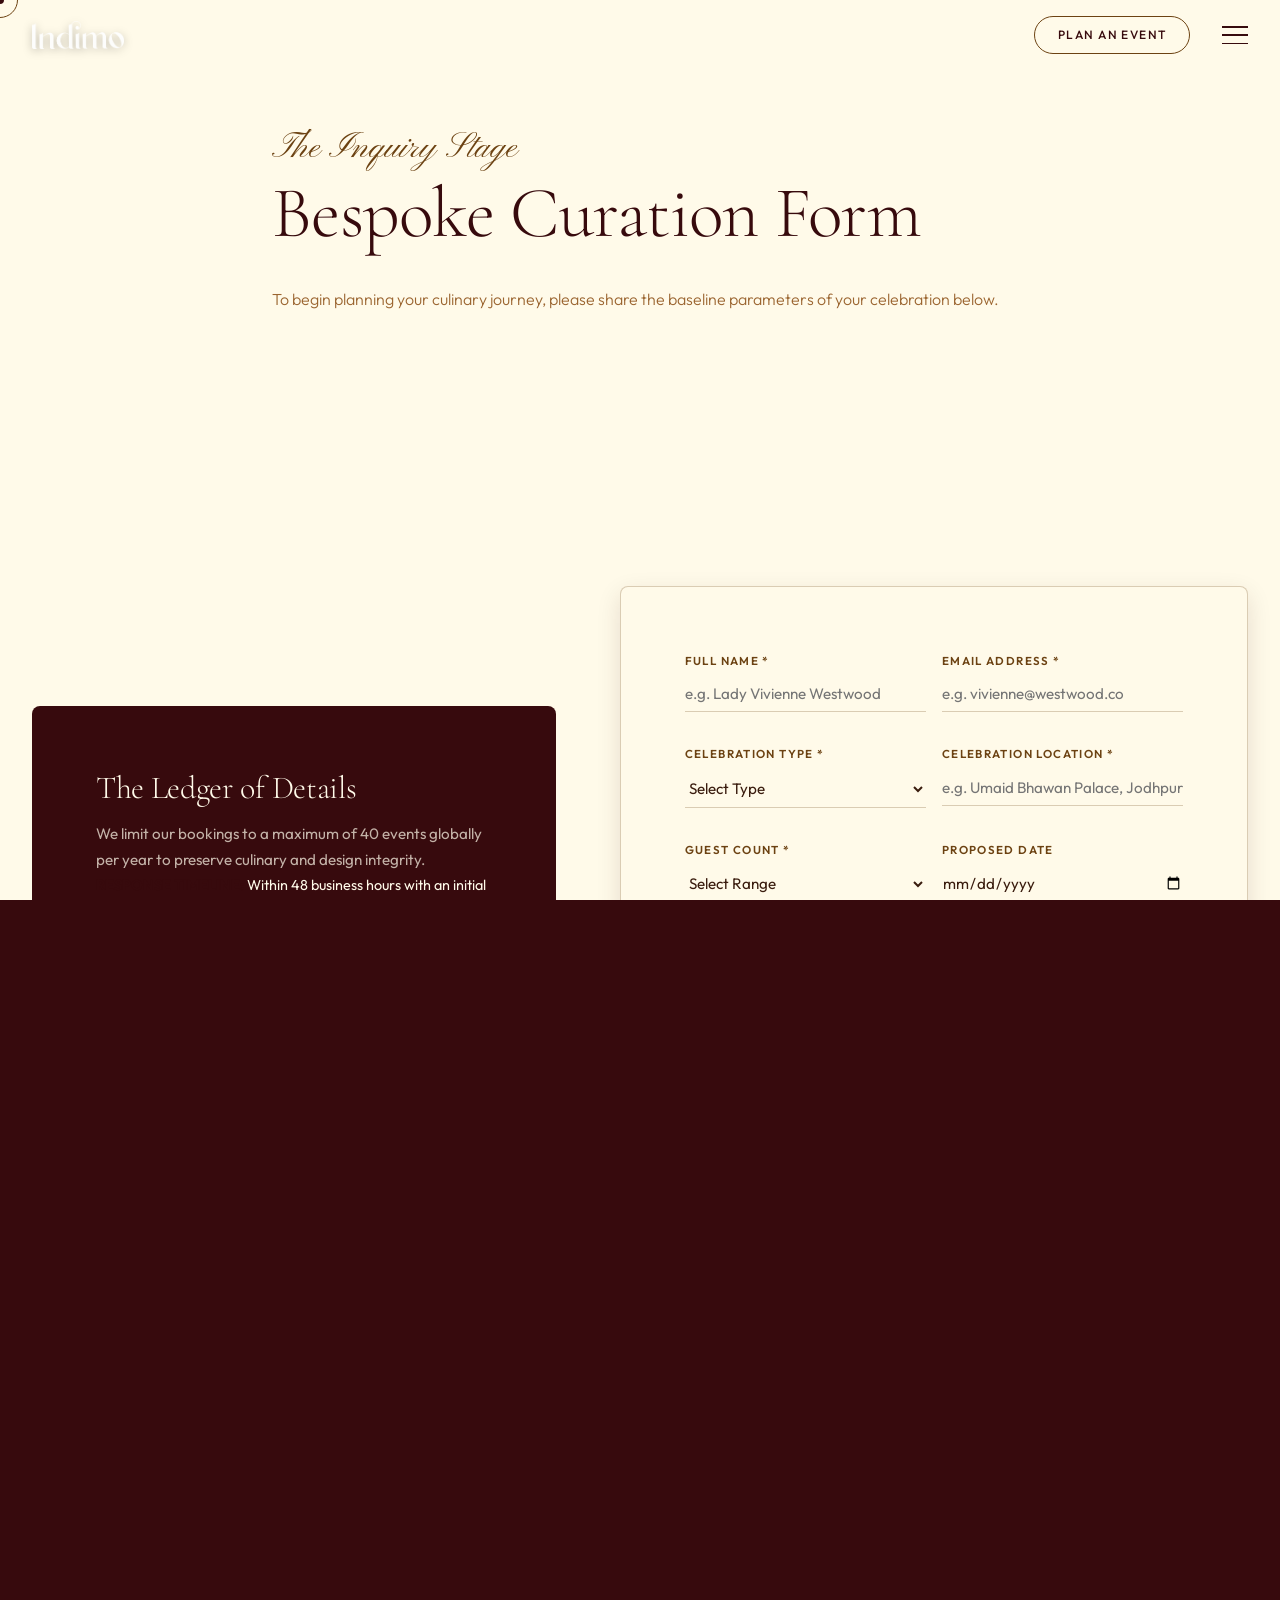
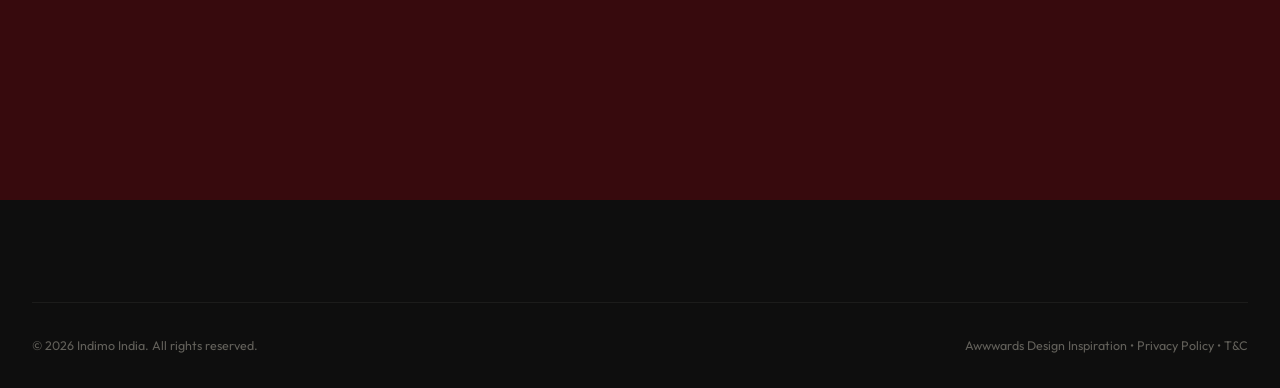
<file: contact.html>
<!DOCTYPE html>
<html lang="en">
<head>
  <meta charset="UTF-8">
  <meta name="viewport" content="width=device-width, initial-scale=1.0">
  <meta name="description" content="Get in touch with Indimo to book a consultation and request a customized culinary journey proposal.">
  <title>Plan An Event | Indimo | Luxury Inquiry Form</title>
  <link rel="icon" type="image/svg+xml" href="data:image/svg+xml,<svg xmlns=%22http://www.w3.org/2000/svg%22 viewBox=%220 0 100 100%22><text y=%22.9em%22 font-size=%2290%22>✨</text></svg>">
  <link rel="stylesheet" href="css/variables.css">
  <link rel="stylesheet" href="css/layout.css">
  <link rel="stylesheet" href="css/components.css">
</head>
<body>

  <!-- Shutter Loading Screen -->
  <div id="loader-overlay">
    <div class="loader-content">
      <div class="loader-logo"><span>PLAN AN EVENT</span></div>
      <div class="loader-bar-container">
        <div class="loader-bar"></div>
      </div>
      <div class="loader-number">0%</div>
    </div>
  </div>

  <main>
    <!-- Page Header -->
    <section class="section page-header-section">
      <div class="container" style="max-width: 800px;">
        <span class="script-subtitle">The Inquiry Stage</span>
        <h1 class="editorial-title" style="font-size: clamp(2.8rem, 6vw, 4.5rem);">Bespoke Curation Form</h1>
        <p class="editorial-paragraph" style="font-size: 1rem; color: var(--color-olive);">To begin planning your culinary journey, please share the baseline parameters of your celebration below.</p>
      </div>
    </section>

    <!-- Form & Info Split -->
    <section class="section">
      <div class="container">
        <div class="contact-grid">
          
          <!-- Visual/Editorial details side -->
          <div class="contact-visual">
            <div class="contact-editorial-card">
              <h2 class="contact-editorial-title">The Ledger of Details</h2>
              <p class="contact-editorial-text">We limit our bookings to a maximum of 40 events globally per year to preserve culinary and design integrity.</p>
              
              <div style="font-family: var(--font-sans); font-size: 0.9rem; display: flex; flex-direction: column; gap: var(--space-md);">
                <p><strong style="color: var(--color-terracotta);">RESPONSE TIMELINE:</strong> Within 48 business hours with an initial moodboard concept proposal.</p>
                <p><strong style="color: var(--color-terracotta);">STUDIO OFFICES:</strong> New Delhi (Chanakyapuri), Mumbai (Colaba), Rajasthan</p>
                <p><strong style="color: var(--color-terracotta);">PHONE:</strong> +91 9991999324</p>
                <p><strong style="color: var(--color-terracotta);">PARTNERSHIPS:</strong> <a href="mailto:curator@indimo.co" class="hover-target" style="text-decoration: underline;">curator@indimo.co</a></p>
              </div>
            </div>
          </div>

          <!-- Luxury Inquiry Form -->
          <div>
            <form class="luxury-form" id="inquiry-form" onsubmit="handleInquirySubmit(event)">
              
              <div class="form-group-row">
                <div class="form-group">
                  <label class="form-label" for="full-name">Full Name *</label>
                  <input type="text" id="full-name" required class="form-input hover-target" placeholder="e.g. Lady Vivienne Westwood">
                </div>
                <div class="form-group">
                  <label class="form-label" for="email">Email Address *</label>
                  <input type="email" id="email" required class="form-input hover-target" placeholder="e.g. vivienne@westwood.co">
                </div>
              </div>

              <div class="form-group-row">
                <div class="form-group">
                  <label class="form-label" for="event-type">Celebration Type *</label>
                  <select id="event-type" class="form-select hover-target" required>
                    <option value="" disabled selected>Select Type</option>
                    <option value="wedding">Destination Wedding</option>
                    <option value="corporate">Corporate Brand Activation</option>
                    <option value="gallery">Gallery Opening & Art Fair</option>
                    <option value="private">Private Estate Celebration</option>
                  </select>
                </div>
                <div class="form-group">
                  <label class="form-label" for="location">Celebration Location *</label>
                  <input type="text" id="location" required class="form-input hover-target" placeholder="e.g. Umaid Bhawan Palace, Jodhpur">
                </div>
              </div>

              <div class="form-group-row">
                <div class="form-group">
                  <label class="form-label" for="guest-count">Guest Count *</label>
                  <select id="guest-count" class="form-select hover-target" required>
                    <option value="" disabled selected>Select Range</option>
                    <option value="small">Fewer than 50 Guests</option>
                    <option value="medium">50 - 150 Guests</option>
                    <option value="large">150 - 300 Guests</option>
                    <option value="grand">300+ Guests</option>
                  </select>
                </div>
                <div class="form-group">
                  <label class="form-label" for="event-date">Proposed Date</label>
                  <input type="date" id="event-date" class="form-input hover-target">
                </div>
              </div>

              <!-- Budget range selector -->
              <div class="form-group budget-slider-box">
                <label class="form-label" for="budget">Culinary Valuation (Budget Range) *</label>
                <input type="range" id="budget" min="1" max="4" value="2" class="form-input hover-target" style="border: none;" oninput="updateBudgetVal(this.value)">
                <div class="budget-output" id="budget-val-label">₹10,00,000 - ₹30,00,000 INR</div>
              </div>

              <!-- Custom Notes -->
              <div class="form-group">
                <label class="form-label" for="notes">Curatorial Context / Design Requests</label>
                <textarea id="notes" class="form-textarea hover-target" placeholder="Tell us about your culinary travel memories, thematic color choices, or specific live stations you want to include..."></textarea>
              </div>

              <div class="submit-btn-container">
                <button type="submit" class="btn-luxury-solid-block hover-target">Submit Ledger Details</button>
              </div>

            </form>
          </div>

        </div>
      </div>
    </section>
  </main>

  <script src="js/core.js"></script>
  <script>
    // Budget range text updates
    const budgetLabels = {
      "1": "Under ₹10,00,000 INR",
      "2": "₹10,00,000 - ₹30,00,000 INR",
      "3": "₹30,00,000 - ₹75,00,000 INR",
      "4": "₹75,00,000+ INR (Unrestricted Curation)"
    };

    function updateBudgetVal(val) {
      document.getElementById('budget-val-label').textContent = budgetLabels[val];
    }

    // Inquiry submission trigger
    function handleInquirySubmit(e) {
      e.preventDefault();
      
      // Select input data
      const name = document.getElementById('full-name').value;
      const type = document.getElementById('event-type').value;

      // Show luxury alert
      alert(`Merci, ${name}! Your curatorial request for a ${type} celebration has been logged into our private ledger. Our experience architects will reach out within 48 business hours with an initial moodboard concept.`);
      
      // Reset form
      document.getElementById('inquiry-form').reset();
      updateBudgetVal("2"); // Reset budget output
    }
  </script>
</body>
</html>
</file>
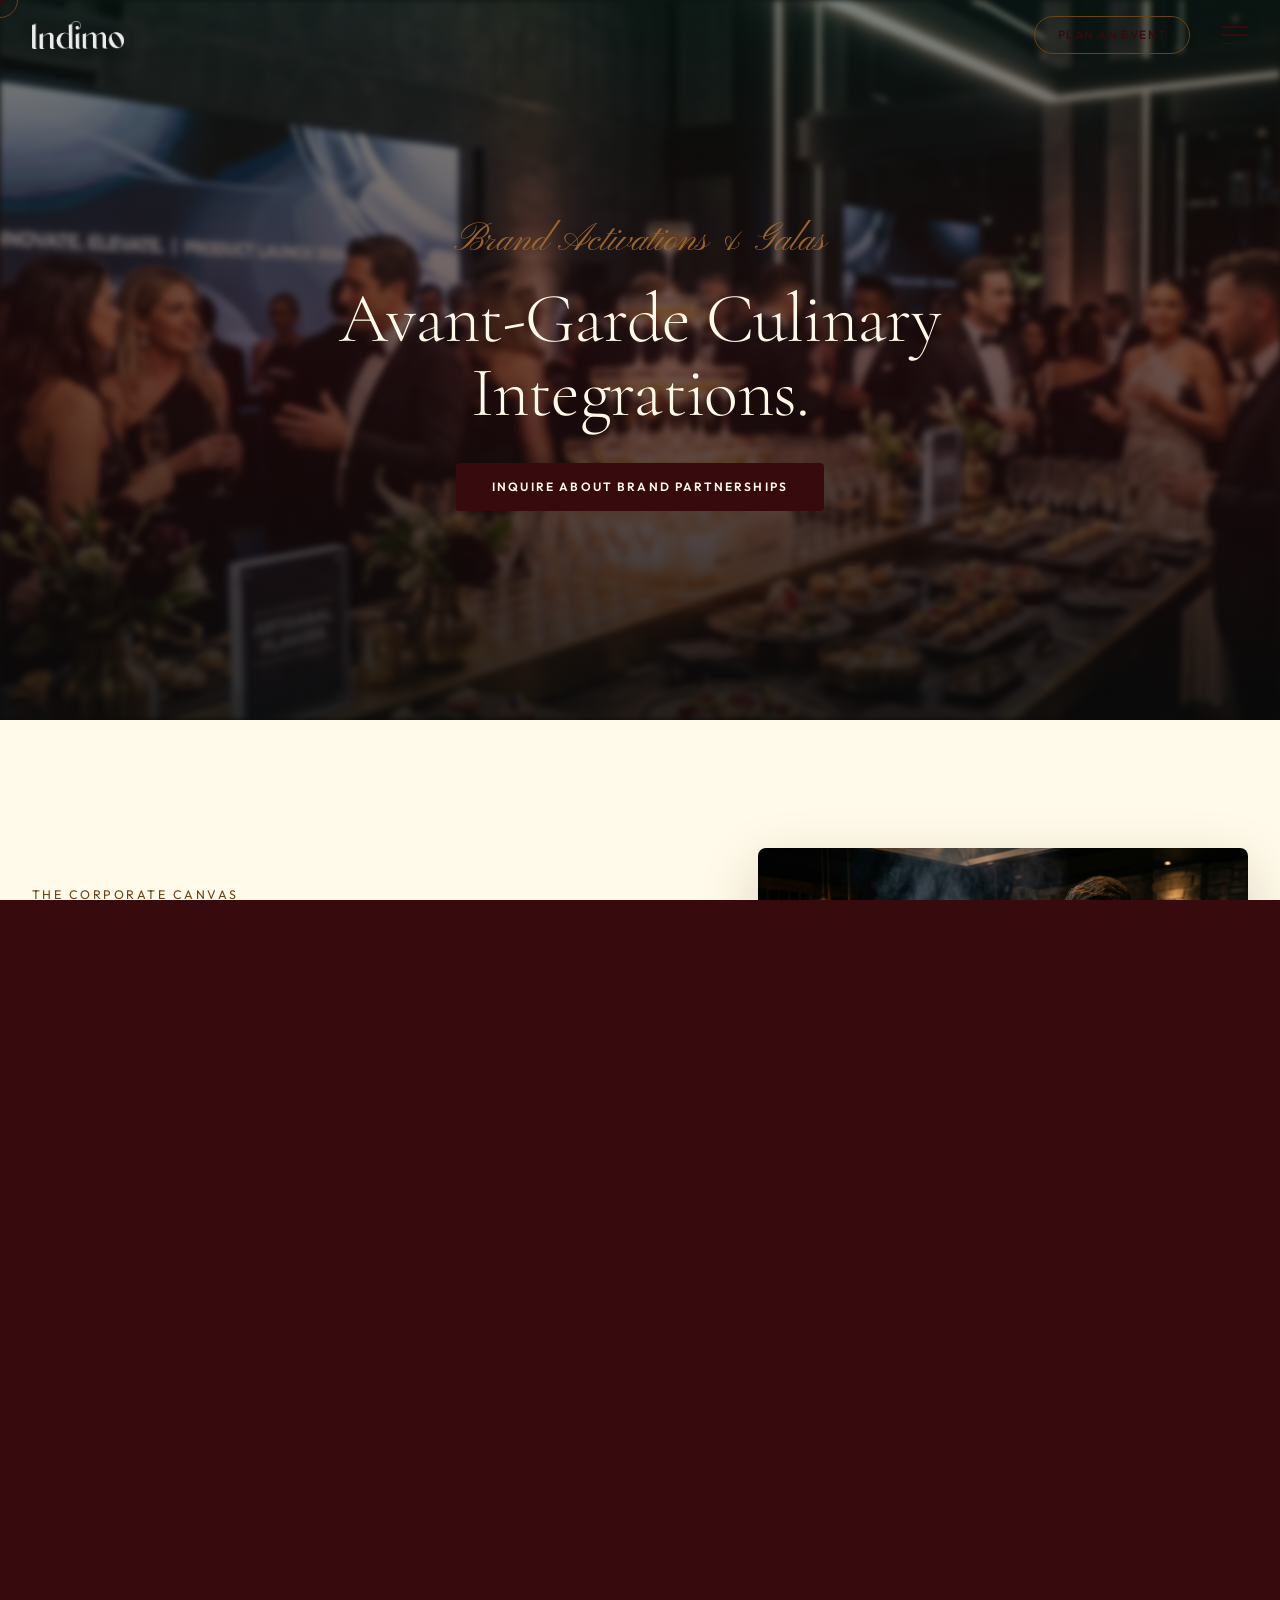
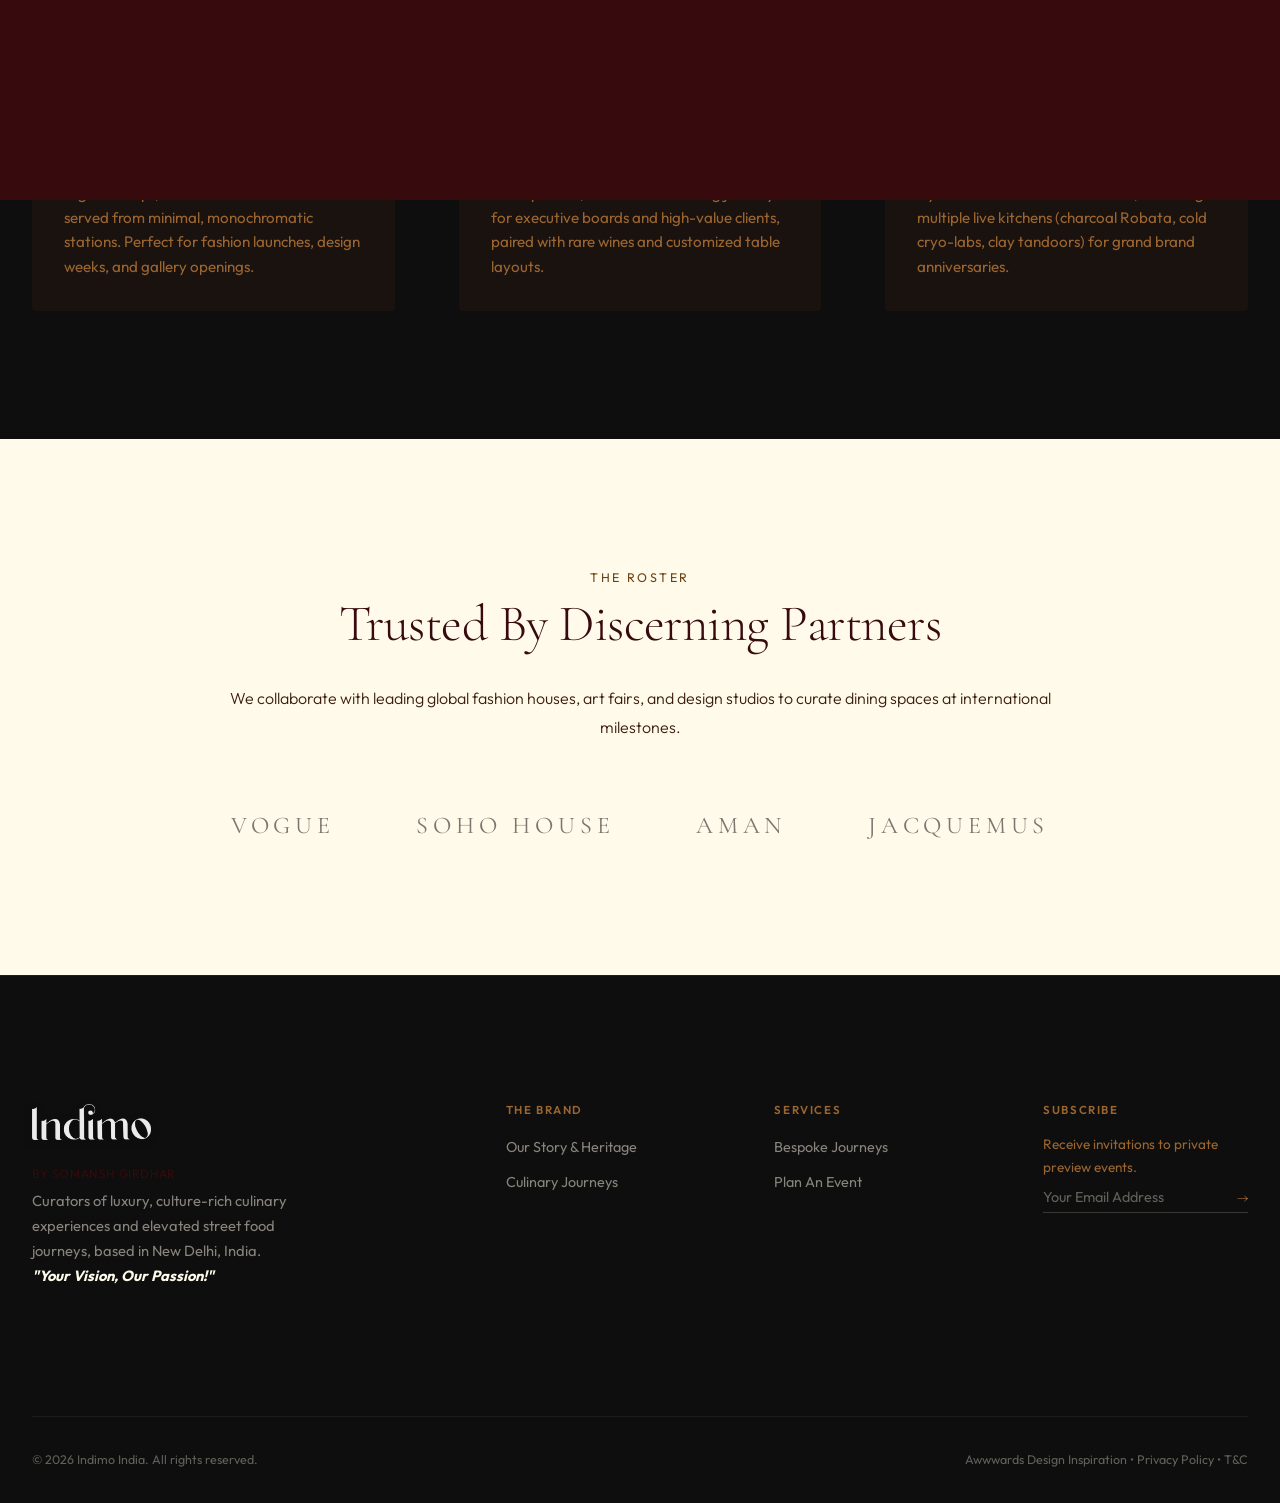
<file: corporate.html>
<!DOCTYPE html>
<html lang="en">
<head>
  <meta charset="UTF-8">
  <meta name="viewport" content="width=device-width, initial-scale=1.0">
  <meta name="description" content="Discover Petite Fête's premium corporate events, avant-garde product launches, and brand celebrations.">
  <title>Corporate Events & Brand Launches | Petite Fête | Luxury Gatherings</title>
  <link rel="icon" type="image/svg+xml" href="data:image/svg+xml,<svg xmlns=%22http://www.w3.org/2000/svg%22 viewBox=%220 0 100 100%22><text y=%22.9em%22 font-size=%2290%22>✨</text></svg>">
  <link rel="stylesheet" href="css/variables.css">
  <link rel="stylesheet" href="css/layout.css">
  <link rel="stylesheet" href="css/components.css">
</head>
<body>

  <!-- Shutter Loading Screen -->
  <div id="loader-overlay">
    <div class="loader-content">
      <div class="loader-logo"><span>CORPORATE</span></div>
      <div class="loader-bar-container">
        <div class="loader-bar"></div>
      </div>
      <div class="loader-number">0%</div>
    </div>
  </div>

  <main>
    <!-- Fullscreen Corporate Hero -->
    <section class="hero-wrapper" style="height: 80vh;">
      <img src="assets/images/corporate_cocktail.png" alt="Sleek luxury corporate product launch reception" class="hero-bg-media">
      <div class="hero-overlay"></div>
      <div class="hero-content">
        <p class="hero-tagline">Brand Activations & Galas</p>
        <h1 class="hero-title" style="font-size: clamp(2.5rem, 5.5vw, 4.5rem);">Avant-Garde Culinary Integrations.</h1>
        <div class="hero-cta">
          <a href="contact.html" class="btn-luxury-solid hover-target">Inquire About Brand Partnerships</a>
        </div>
      </div>
    </section>

    <!-- Brand Integration Narrative -->
    <section class="section">
      <div class="container">
        <div class="editorial-split" style="grid-template-columns: 1.15fr 0.85fr;">
          <div class="editorial-text">
            <span class="editorial-subtitle">The Corporate Canvas</span>
            <h2 class="editorial-title">Aligning Flavor With Brand Narrative.</h2>
            <p class="editorial-paragraph">For luxury houses, gallery launches, and corporate anniversaries, food is an extension of the brand's voice. We work closely with creative directors to match color palettes, textures, and themes.</p>
            <p class="editorial-paragraph">From custom charcoal-dyed snacks for tech launches to deconstructed botanical elements for fashion editorials, we craft the visual identity of the menu to match your launch goals. No stock catering displays—only architectural food installations.</p>
          </div>
          <div class="editorial-image-container">
            <img src="assets/images/live_station.png" alt="Minimalist chef styling dark stone live station" class="editorial-image">
          </div>
        </div>
      </div>
    </section>

    <!-- Corporate Offerings Columns -->
    <section class="section section-dark">
      <div class="container">
        <div style="text-align: center; max-width: 600px; margin: 0 auto var(--space-xl) auto;">
          <span class="editorial-subtitle" style="color: var(--color-terracotta);">The Formats</span>
          <h2 class="editorial-title" style="color: var(--color-ivory);">Bespoke Event Formats</h2>
        </div>

        <div style="display: grid; grid-template-columns: repeat(auto-fit, minmax(280px, 1fr)); gap: var(--space-xl);">
          <div style="background-color: var(--color-charcoal-light); padding: var(--space-lg); border-radius: 4px;">
            <h3 style="font-family: var(--font-serif); font-size: 1.6rem; color: var(--color-ivory); margin-bottom: var(--space-sm);">Product Launches</h3>
            <p style="font-family: var(--font-sans); font-size: 0.95rem; color: var(--color-olive); line-height: 1.6;">High-concept, bite-sized street cuisines served from minimal, monochromatic stations. Perfect for fashion launches, design weeks, and gallery openings.</p>
          </div>

          <div style="background-color: var(--color-charcoal-light); padding: var(--space-lg); border-radius: 4px;">
            <h3 style="font-family: var(--font-serif); font-size: 1.6rem; color: var(--color-ivory); margin-bottom: var(--space-sm);">VIP Boardroom Dinners</h3>
            <p style="font-family: var(--font-sans); font-size: 0.95rem; color: var(--color-olive); line-height: 1.6;">Ultra-private, multi-course tasting journeys for executive boards and high-value clients, paired with rare wines and customized table layouts.</p>
          </div>

          <div style="background-color: var(--color-charcoal-light); padding: var(--space-lg); border-radius: 4px;">
            <h3 style="font-family: var(--font-serif); font-size: 1.6rem; color: var(--color-ivory); margin-bottom: var(--space-sm);">Galas & Celebrations</h3>
            <p style="font-family: var(--font-sans); font-size: 0.95rem; color: var(--color-olive); line-height: 1.6;">Dynamic multi-station food halls, featuring multiple live kitchens (charcoal Robata, cold cryo-labs, clay tandoors) for grand brand anniversaries.</p>
          </div>
        </div>
      </div>
    </section>

    <!-- Client References -->
    <section class="section" style="text-align: center;">
      <div class="container" style="max-width: 900px;">
        <span class="editorial-subtitle">The Roster</span>
        <h2 class="editorial-title" style="margin-bottom: var(--space-lg);">Trusted By Discerning Partners</h2>
        <p class="editorial-paragraph" style="font-size: 1rem; margin-bottom: var(--space-xl);">We collaborate with leading global fashion houses, art fairs, and design studios to curate dining spaces at international milestones.</p>
        
        <div style="display: flex; justify-content: space-around; align-items: center; flex-wrap: wrap; gap: var(--space-xl); opacity: 0.6; filter: grayscale(1);">
          <span style="font-family: var(--font-serif); font-size: 1.5rem; letter-spacing: 0.2em;">VOGUE</span>
          <span style="font-family: var(--font-serif); font-size: 1.5rem; letter-spacing: 0.2em;">SOHO HOUSE</span>
          <span style="font-family: var(--font-serif); font-size: 1.5rem; letter-spacing: 0.2em;">AMAN</span>
          <span style="font-family: var(--font-serif); font-size: 1.5rem; letter-spacing: 0.2em;">JACQUEMUS</span>
        </div>
      </div>
    </section>
  </main>

  <script src="js/core.js"></script>
</body>
</html>
</file>
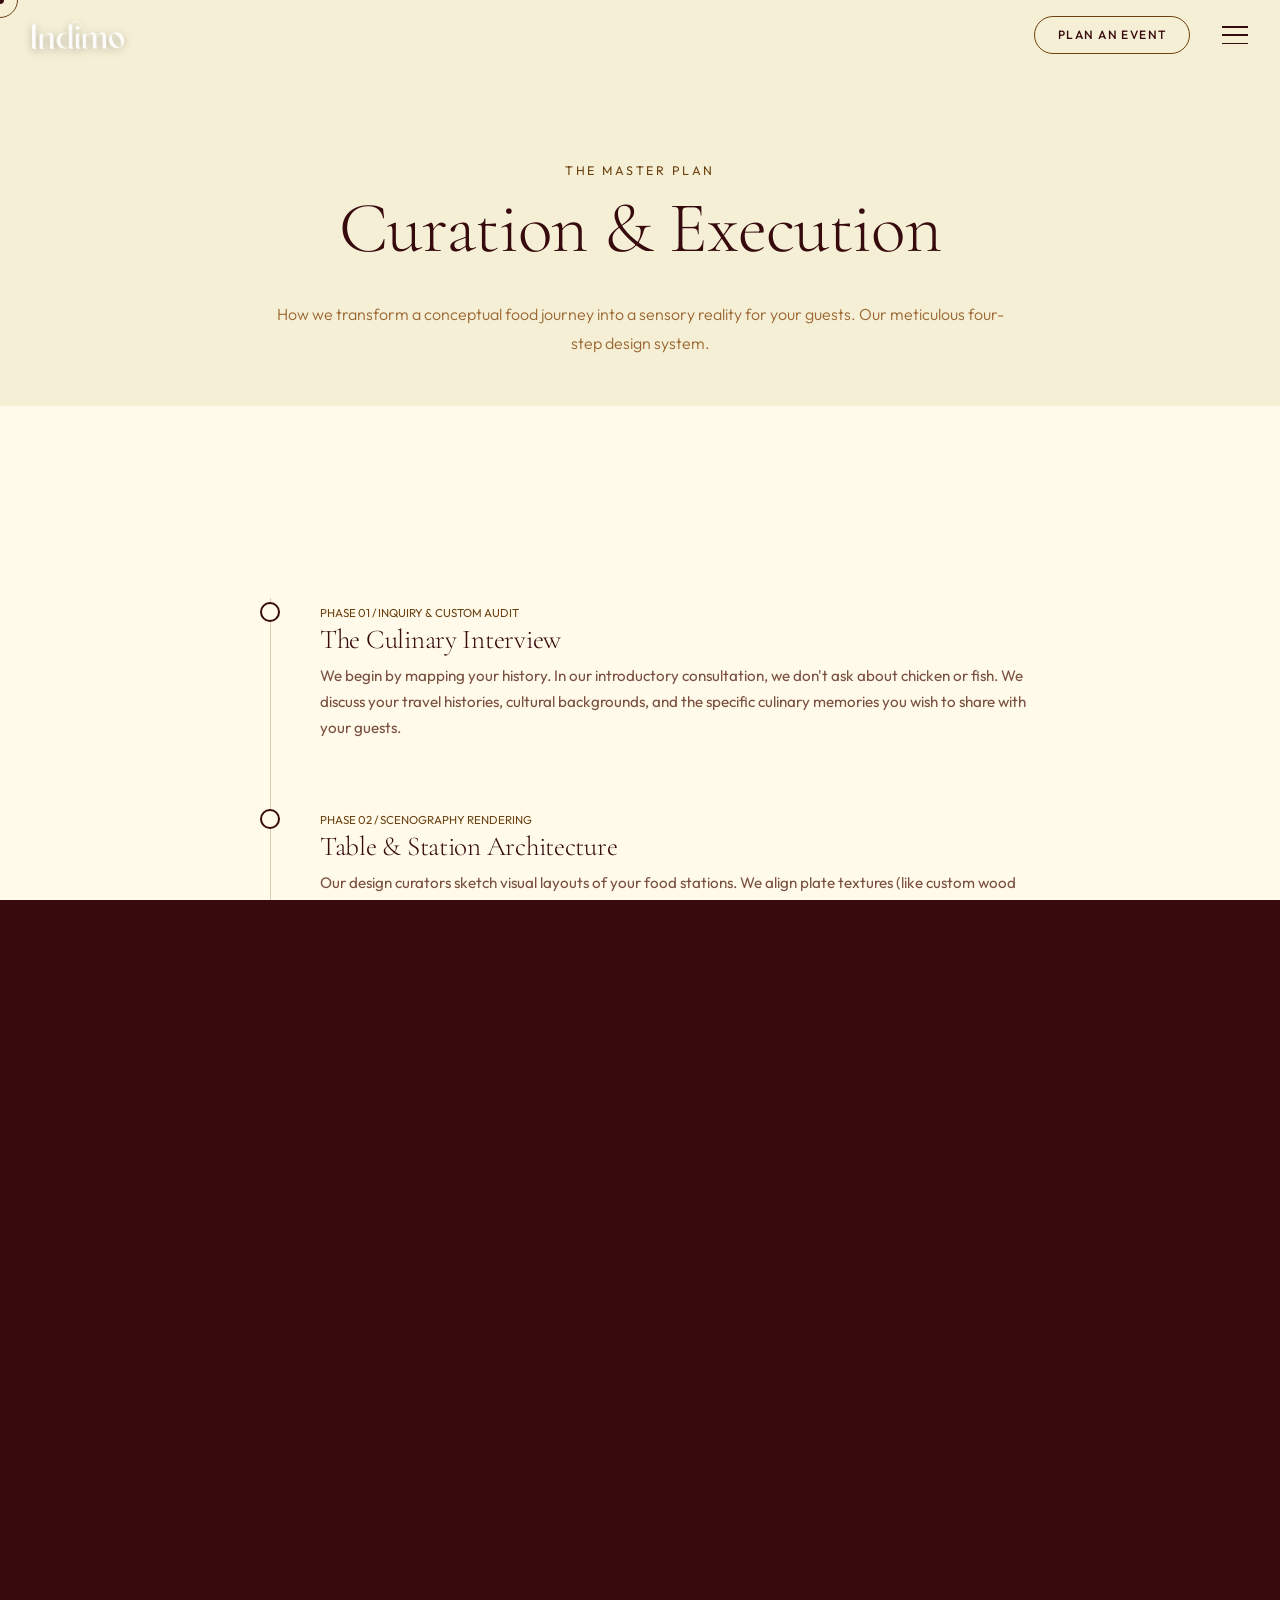
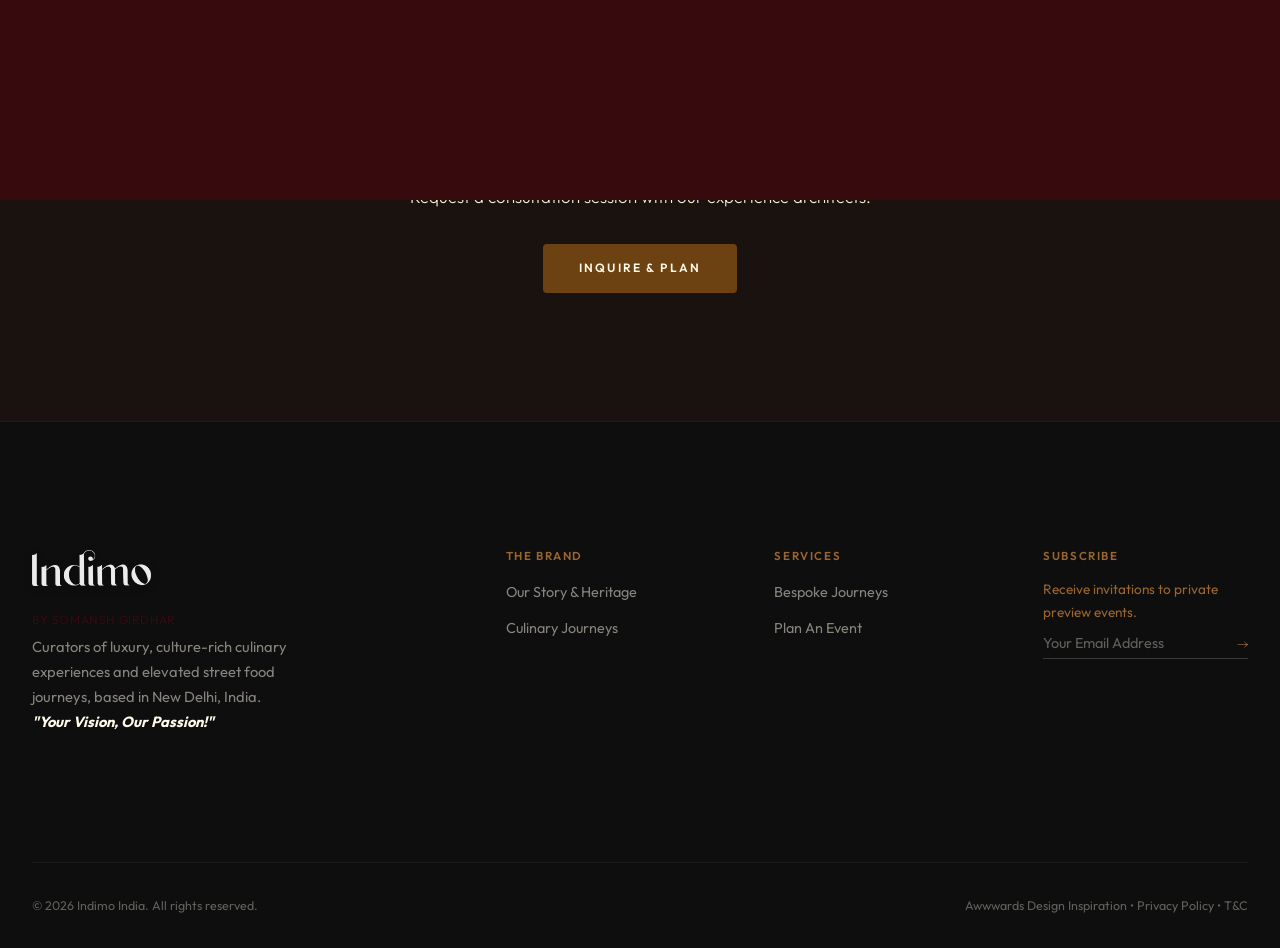
<file: experience.html>
<!DOCTYPE html>
<html lang="en">
<head>
  <meta charset="UTF-8">
  <meta name="viewport" content="width=device-width, initial-scale=1.0">
  <meta name="description" content="Discover Petite Fête's experience design process, from culinary audits to table scenography and execution.">
  <title>Experience Design Process | Petite Fête | Event Curation</title>
  <link rel="icon" type="image/svg+xml" href="data:image/svg+xml,<svg xmlns=%22http://www.w3.org/2000/svg%22 viewBox=%220 0 100 100%22><text y=%22.9em%22 font-size=%2290%22>✨</text></svg>">
  <link rel="stylesheet" href="css/variables.css">
  <link rel="stylesheet" href="css/layout.css">
  <link rel="stylesheet" href="css/components.css">
</head>
<body>

  <!-- Shutter Loading Screen -->
  <div id="loader-overlay">
    <div class="loader-content">
      <div class="loader-logo"><span>OUR PROCESS</span></div>
      <div class="loader-bar-container">
        <div class="loader-bar"></div>
      </div>
      <div class="loader-number">0%</div>
    </div>
  </div>

  <main>
    <!-- Page Header -->
    <section class="section" style="padding-top: 160px; padding-bottom: var(--space-lg); background-color: var(--color-champagne);">
      <div class="container" style="text-align: center; max-width: 800px;">
        <span class="editorial-subtitle">The Master Plan</span>
        <h1 class="editorial-title" style="font-size: clamp(2.8rem, 6vw, 4.5rem);">Curation & Execution</h1>
        <p class="editorial-paragraph" style="font-size: 1rem; color: var(--color-olive);">How we transform a conceptual food journey into a sensory reality for your guests. Our meticulous four-step design system.</p>
      </div>
    </section>

    <!-- Timeline of Curation -->
    <section class="section">
      <div class="container">
        <div class="timeline-wrapper">

          <!-- Step 1 -->
          <div class="timeline-step">
            <div class="timeline-dot hover-target"></div>
            <span class="timeline-num">Phase 01 / Inquiry & Custom Audit</span>
            <h3 class="timeline-title">The Culinary Interview</h3>
            <p class="timeline-desc">We begin by mapping your history. In our introductory consultation, we don't ask about chicken or fish. We discuss your travel histories, cultural backgrounds, and the specific culinary memories you wish to share with your guests.</p>
          </div>

          <!-- Step 2 -->
          <div class="timeline-step">
            <div class="timeline-dot hover-target"></div>
            <span class="timeline-num">Phase 02 / Scenography Rendering</span>
            <h3 class="timeline-title">Table & Station Architecture</h3>
            <p class="timeline-desc">Our design curators sketch visual layouts of your food stations. We align plate textures (like custom wood slabs, travertine blocks, or hand-fired ceramics), choose matching linens, and arrange architectural candlelight to synchronize with the menu vibe.</p>
          </div>

          <!-- Step 3 -->
          <div class="timeline-step">
            <div class="timeline-dot hover-target"></div>
            <span class="timeline-num">Phase 03 / Studio Tasting</span>
            <h3 class="timeline-title">The Private Tasting Studio</h3>
            <p class="timeline-desc">You are invited to a private gallery session at one of our studios. Here, we present the mockups of your chosen live stations, taste the custom plates cooked live, and align them with curated wine and botanical cocktail pairings.</p>
          </div>

          <!-- Step 4 -->
          <div class="timeline-step">
            <div class="timeline-dot hover-target"></div>
            <span class="timeline-num">Phase 04 / Choreographed Setup</span>
            <h3 class="timeline-title">Theatrical Execution</h3>
            <p class="timeline-desc">On the day of your celebration, our team coordinates with a precision similar to theater. We construct the live station islands, light the binchotan embers, set up molecular mist sprayers, and execute the service with five-star hospitality.</p>
          </div>

        </div>
      </div>
    </section>

    <!-- Process CTA -->
    <section class="section section-dark" style="text-align: center; background-color: var(--color-charcoal-light);">
      <div class="container">
        <span class="editorial-subtitle" style="color: var(--color-terracotta);">Begin curation</span>
        <h2 class="editorial-title" style="color: var(--color-ivory); margin-bottom: var(--space-md);">Ready to craft your sensory catalog?</h2>
        <p class="editorial-paragraph" style="color: var(--color-champagne); max-width: 600px; margin: 0 auto var(--space-lg) auto;">Request a consultation session with our experience architects.</p>
        <a href="contact.html" class="btn-luxury-solid hover-target">Inquire & Plan</a>
      </div>
    </section>
  </main>

  <script src="js/core.js"></script>
</body>
</html>
</file>
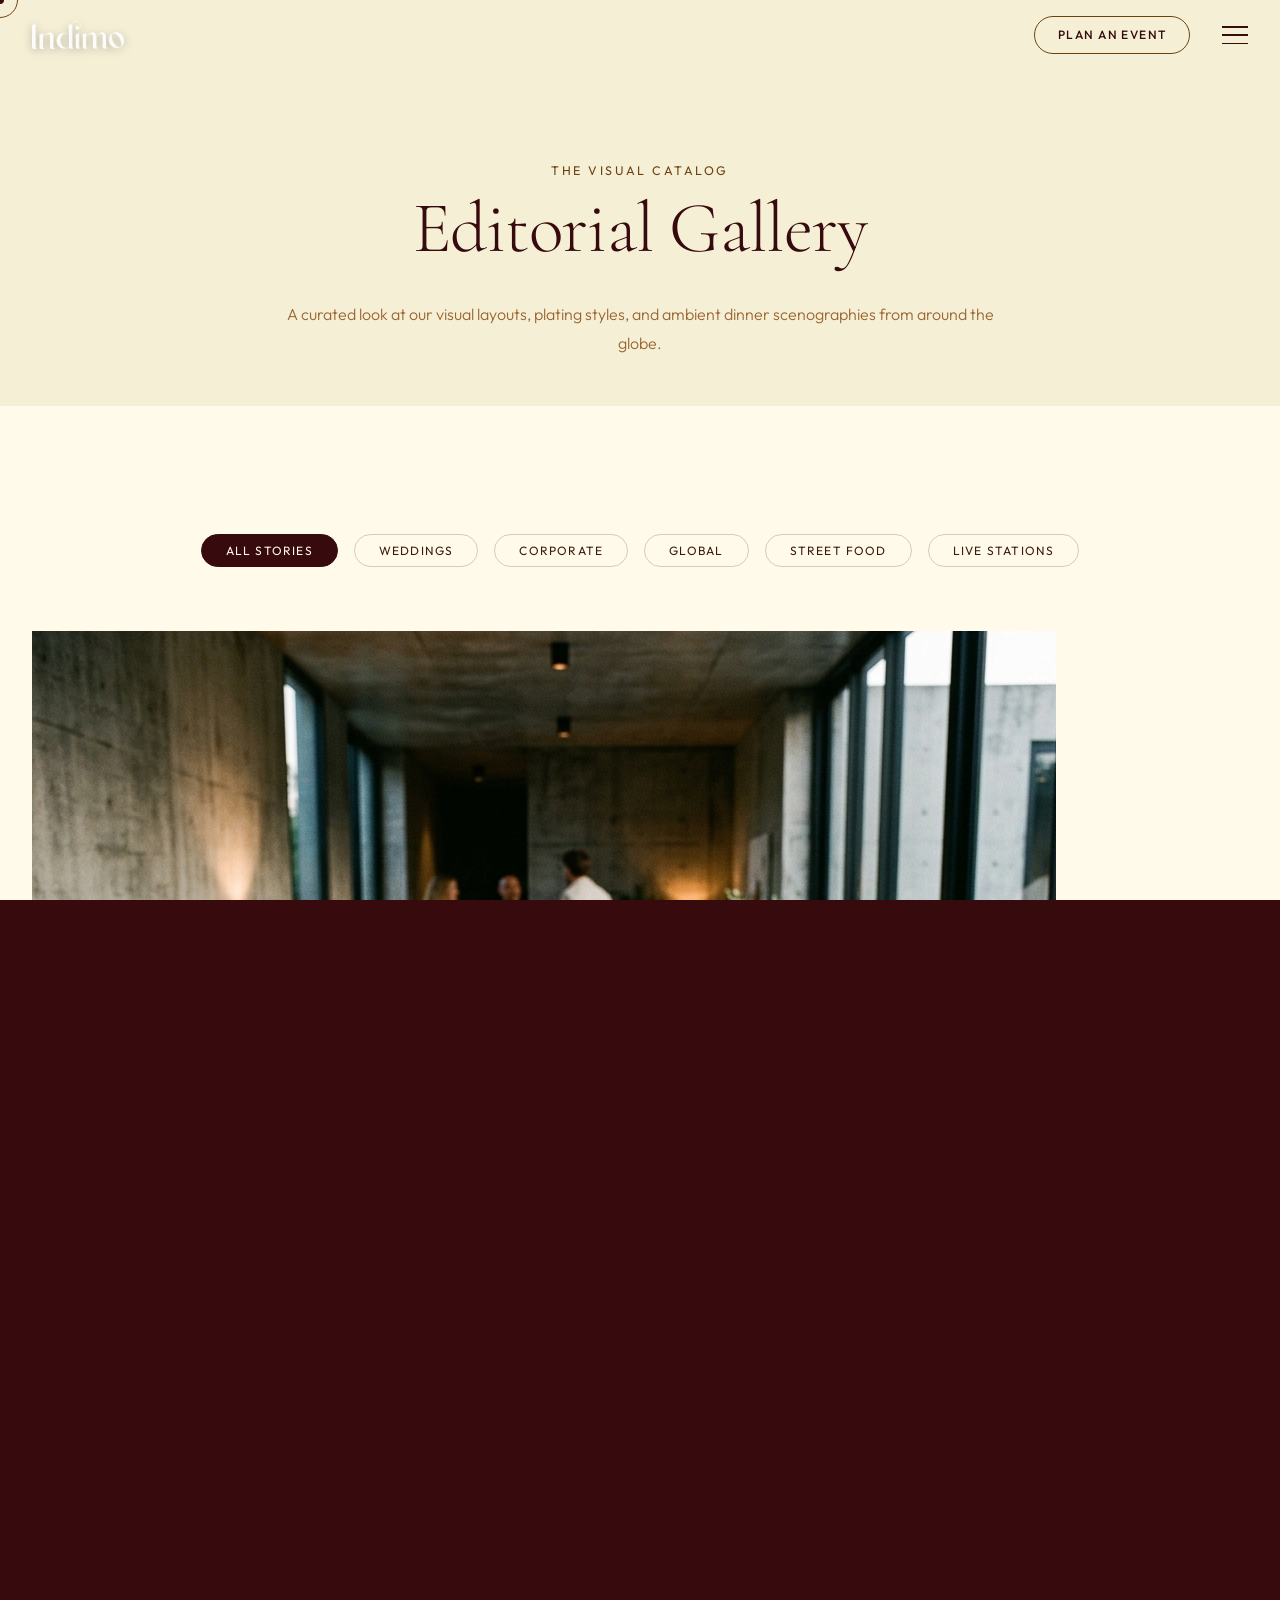
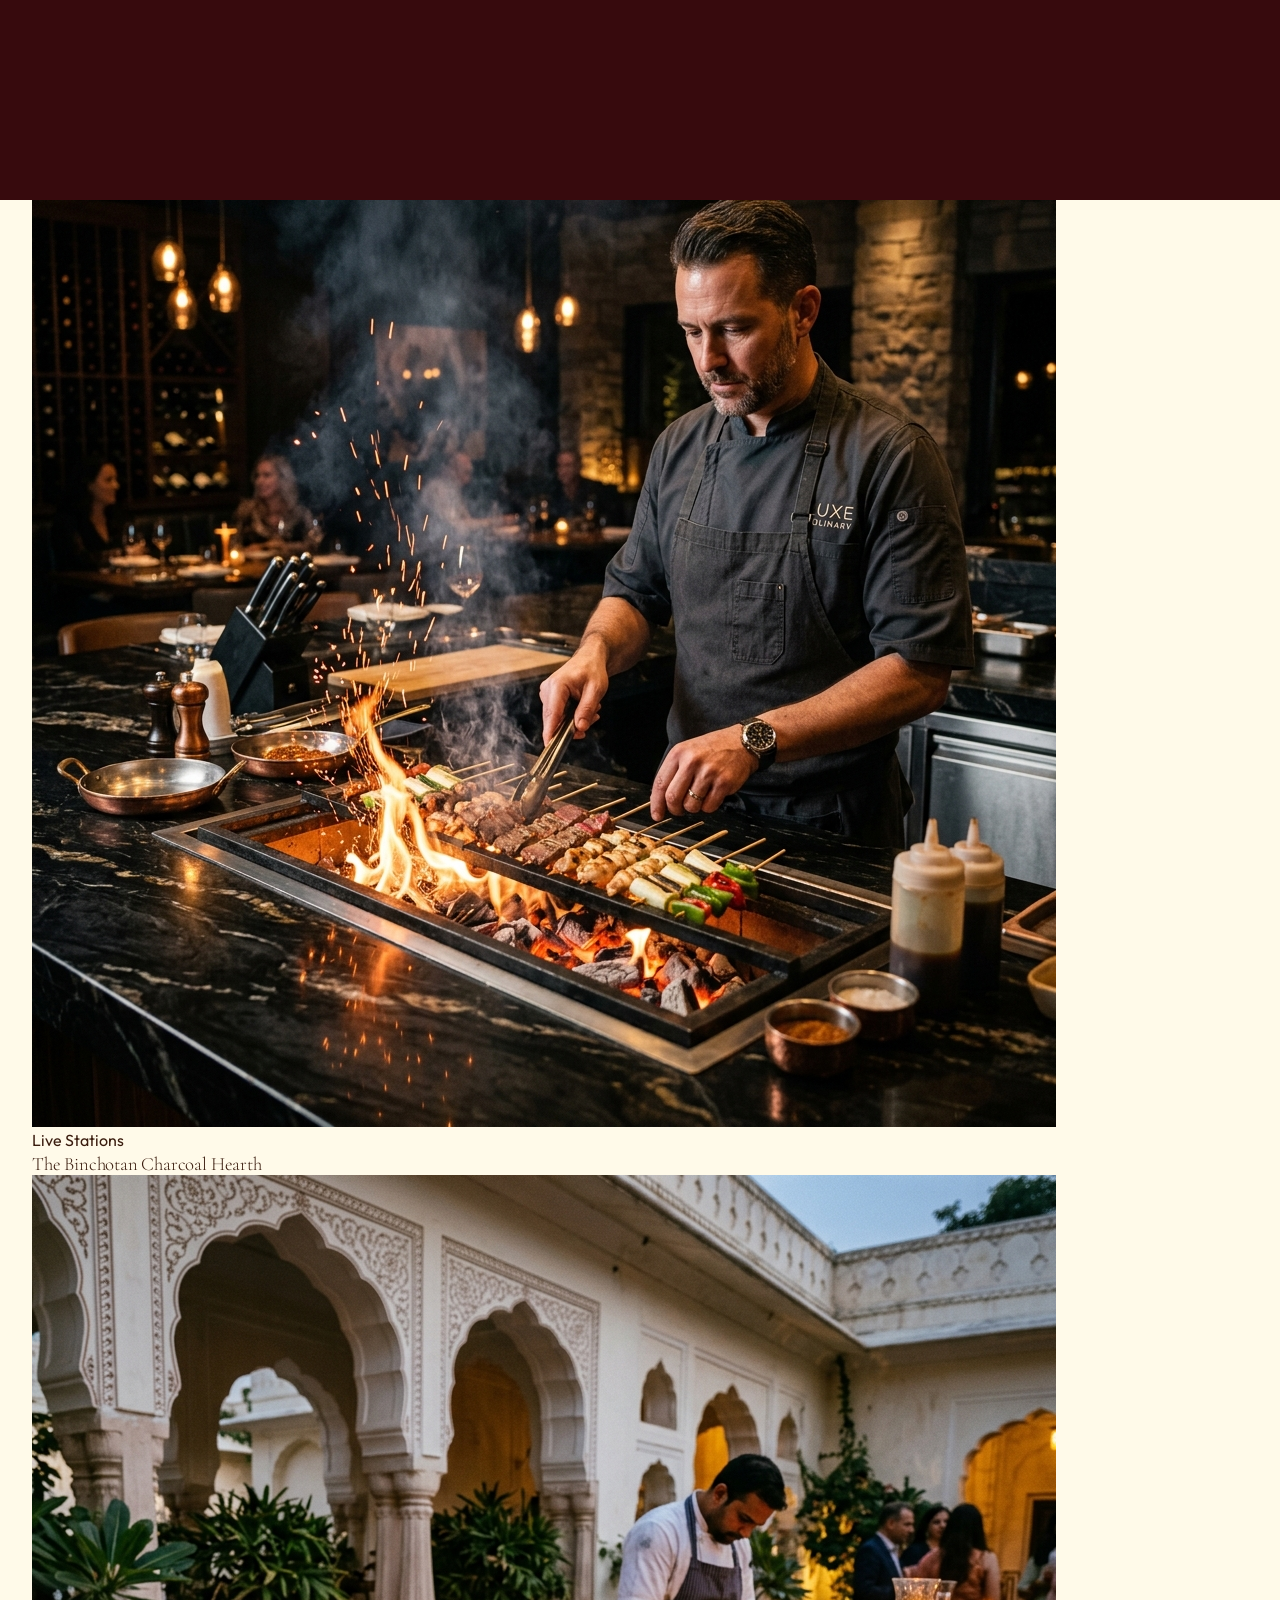
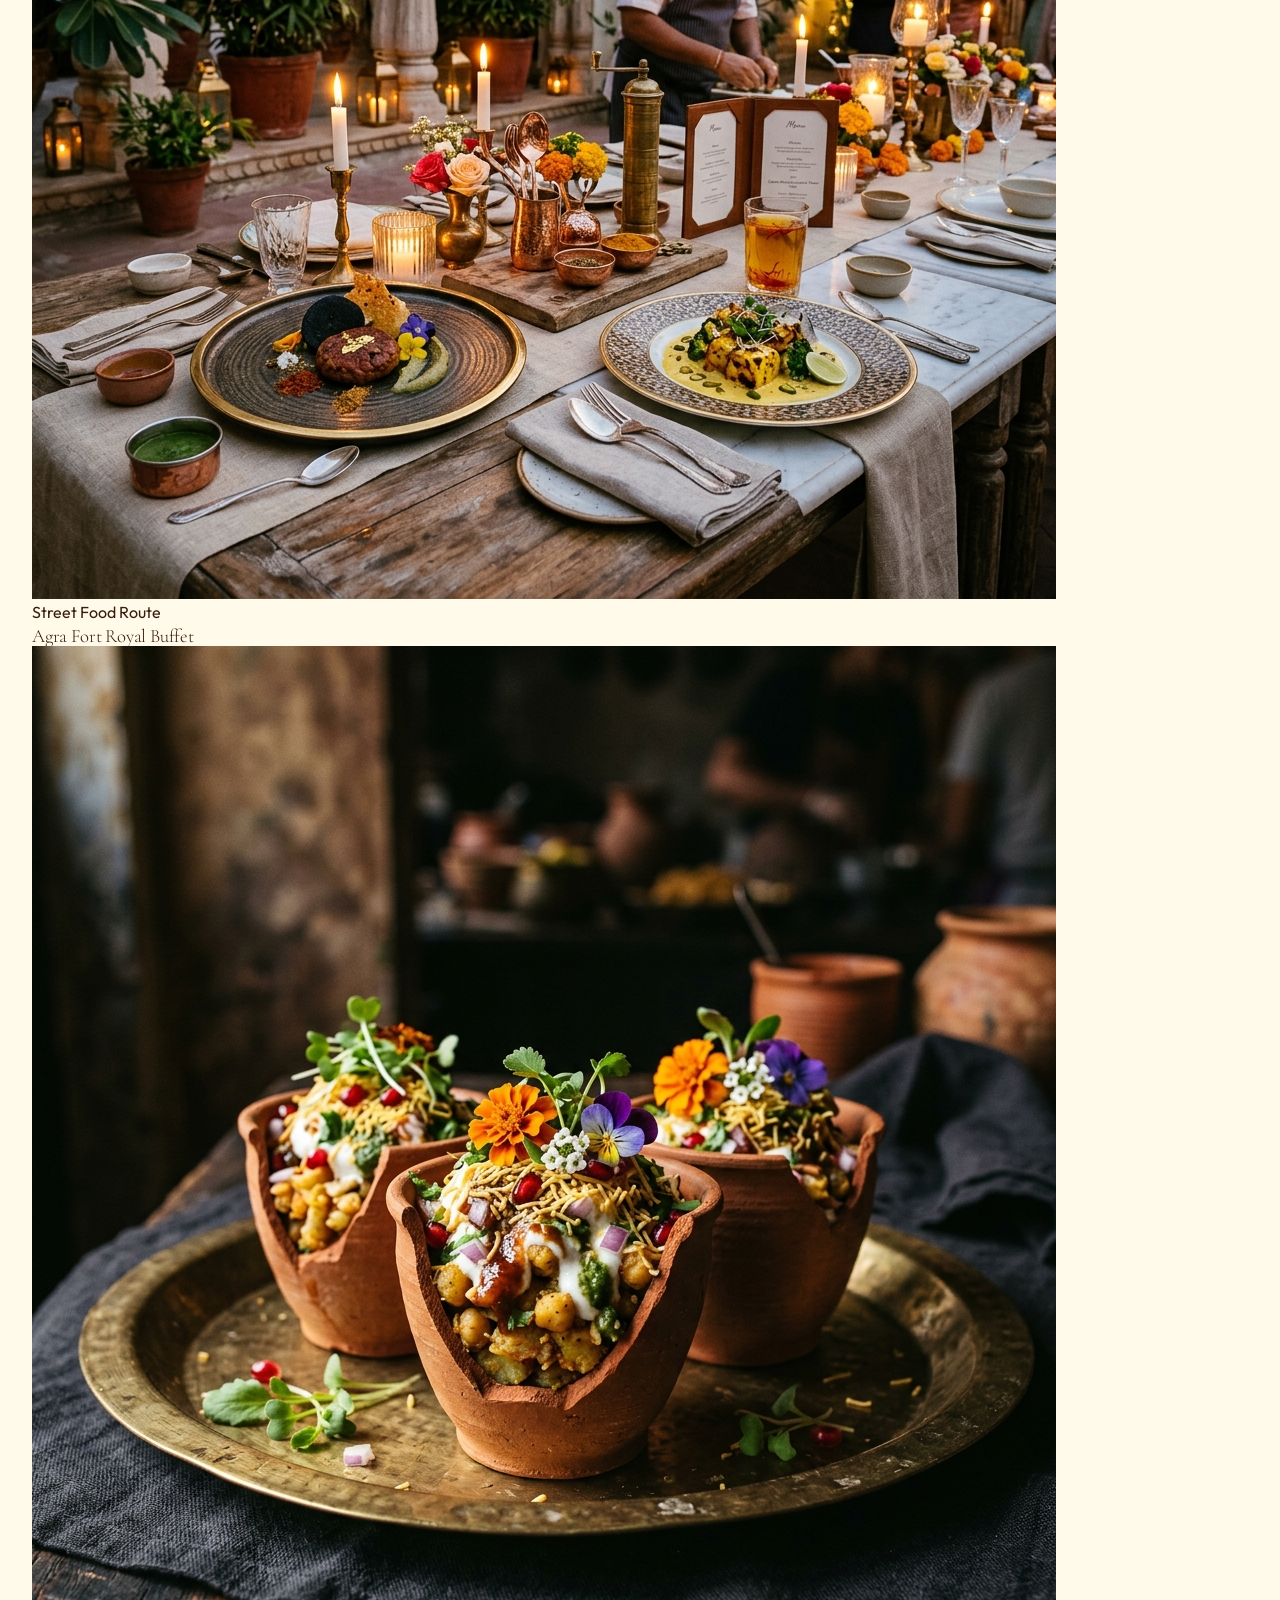
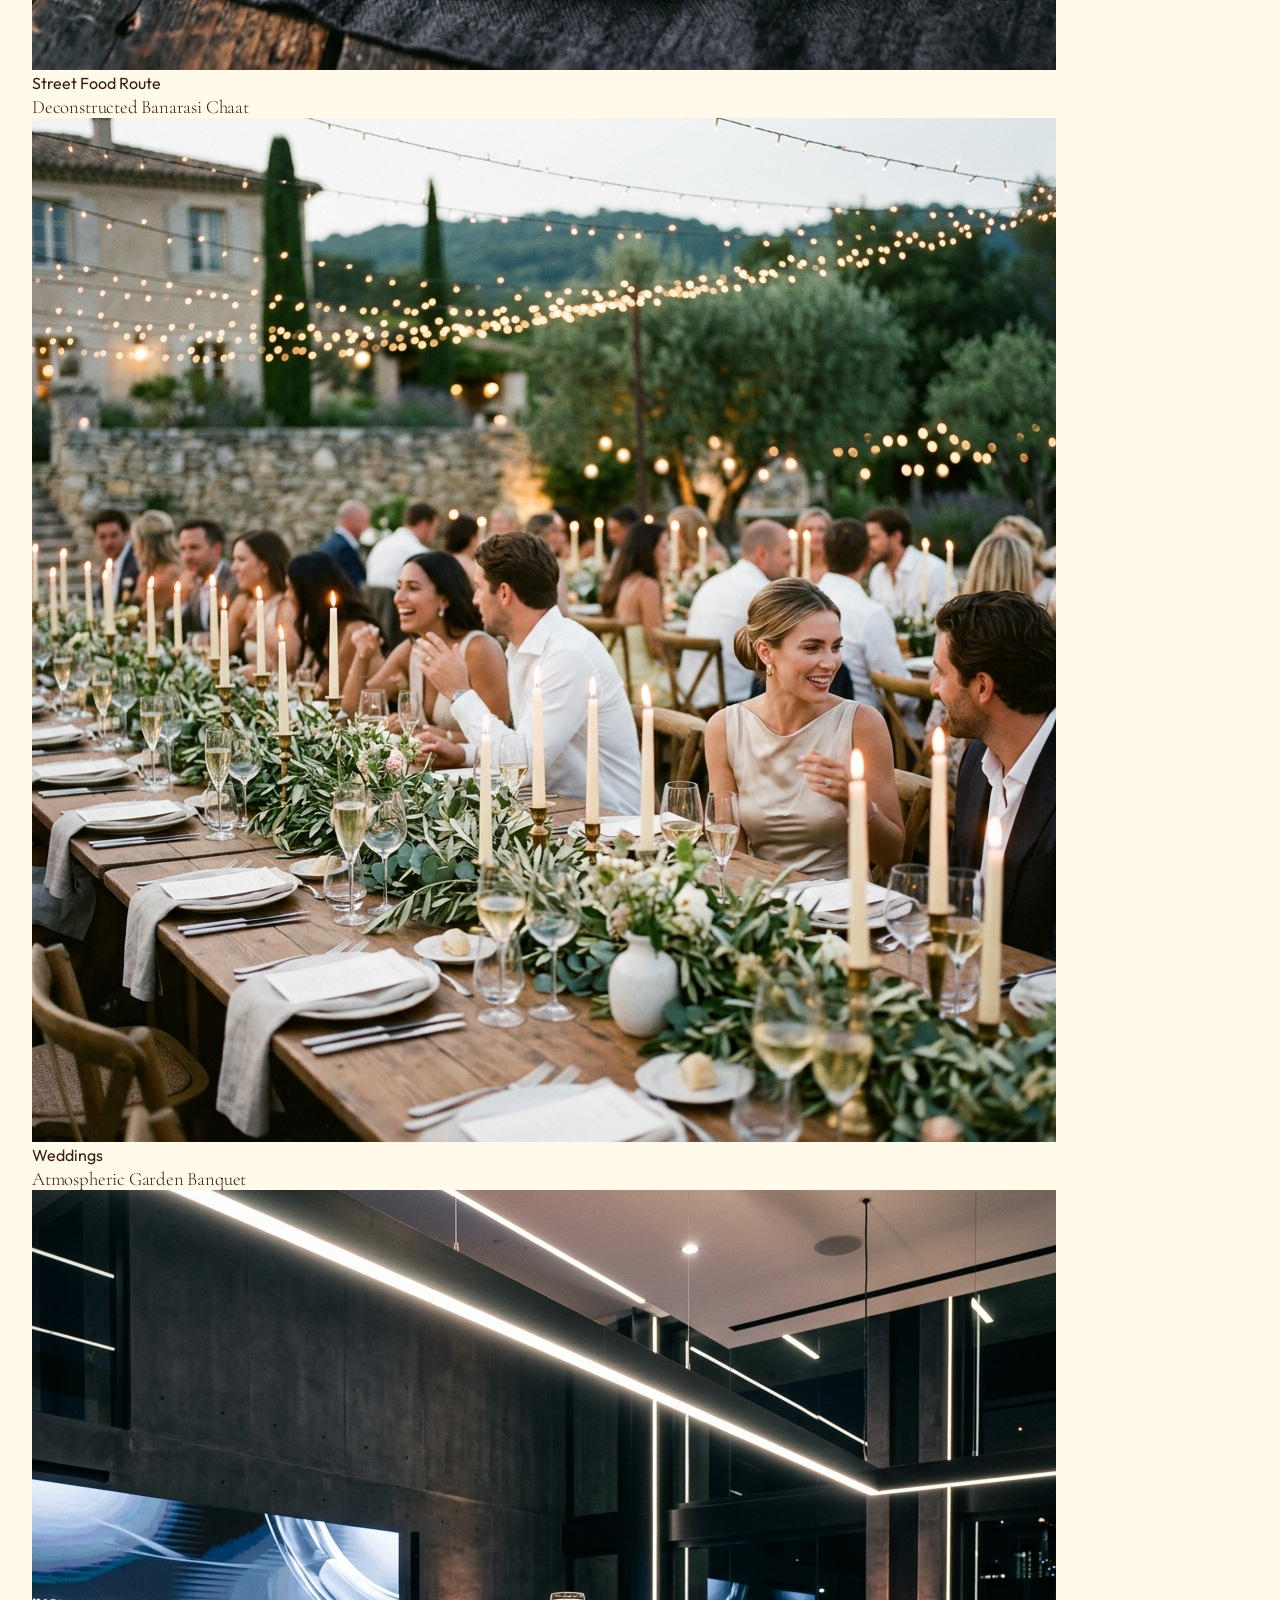
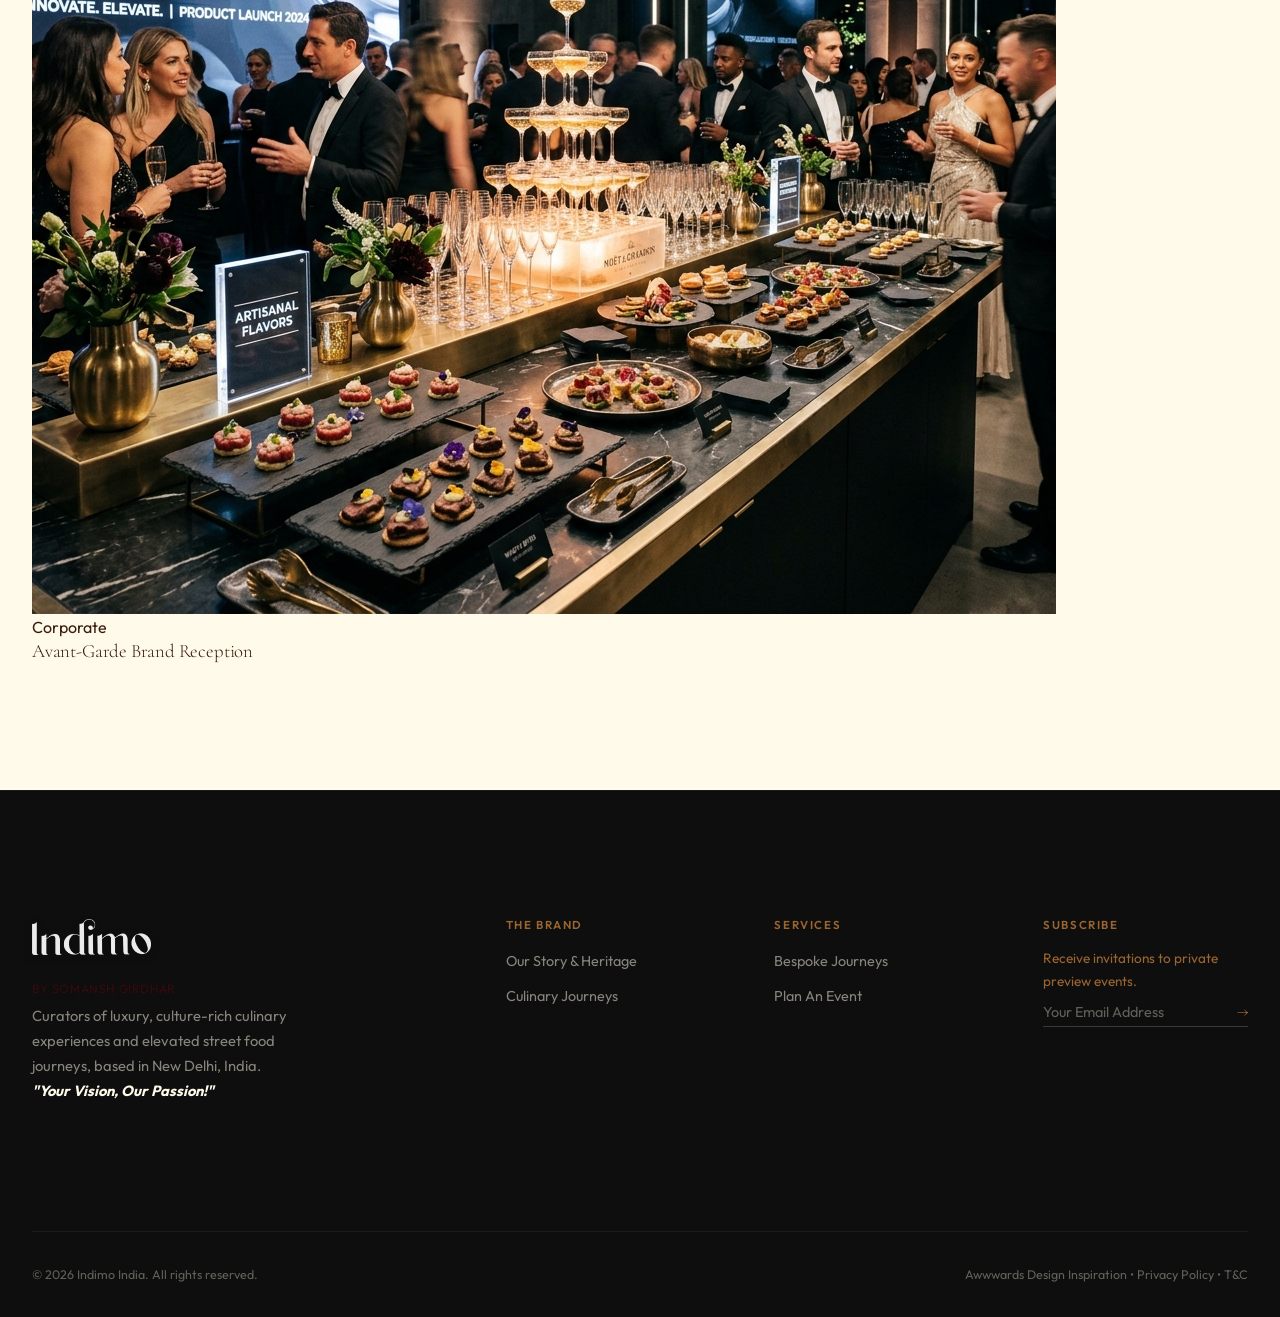
<file: gallery.html>
<!DOCTYPE html>
<html lang="en">
<head>
  <meta charset="UTF-8">
  <meta name="viewport" content="width=device-width, initial-scale=1.0">
  <meta name="description" content="View Petite Fête's editorial gallery highlighting luxury weddings, brand events, global street food, and live stations.">
  <title>Editorial Gallery | Petite Fête | Visual Stories</title>
  <link rel="icon" type="image/svg+xml" href="data:image/svg+xml,<svg xmlns=%22http://www.w3.org/2000/svg%22 viewBox=%220 0 100 100%22><text y=%22.9em%22 font-size=%2290%22>✨</text></svg>">
  <link rel="stylesheet" href="css/variables.css">
  <link rel="stylesheet" href="css/layout.css">
  <link rel="stylesheet" href="css/components.css">
</head>
<body>

  <!-- Shutter Loading Screen -->
  <div id="loader-overlay">
    <div class="loader-content">
      <div class="loader-logo"><span>GALLERY</span></div>
      <div class="loader-bar-container">
        <div class="loader-bar"></div>
      </div>
      <div class="loader-number">0%</div>
    </div>
  </div>

  <main>
    <!-- Page Header -->
    <section class="section" style="padding-top: 160px; padding-bottom: var(--space-lg); background-color: var(--color-champagne);">
      <div class="container" style="text-align: center; max-width: 800px;">
        <span class="editorial-subtitle">The Visual Catalog</span>
        <h1 class="editorial-title" style="font-size: clamp(2.8rem, 6vw, 4.5rem);">Editorial Gallery</h1>
        <p class="editorial-paragraph" style="font-size: 1rem; color: var(--color-olive);">A curated look at our visual layouts, plating styles, and ambient dinner scenographies from around the globe.</p>
      </div>
    </section>

    <!-- Gallery and Filter Section -->
    <section class="section">
      <div class="container">
        <!-- Filters -->
        <div class="gallery-filters">
          <button class="filter-btn active hover-target" data-filter="all">All Stories</button>
          <button class="filter-btn hover-target" data-filter="weddings">Weddings</button>
          <button class="filter-btn hover-target" data-filter="corporate">Corporate</button>
          <button class="filter-btn hover-target" data-filter="global">Global</button>
          <button class="filter-btn hover-target" data-filter="street">Street Food</button>
          <button class="filter-btn hover-target" data-filter="stations">Live Stations</button>
        </div>

        <!-- Mosaic Grid -->
        <div class="gallery-grid" id="gallery-grid">
          
          <!-- Item 1: Hero Culinary -->
          <div class="gallery-item" data-category="global">
            <img src="assets/images/hero_culinary.png" alt="Banqueting table styling">
            <div class="gallery-item-overlay">
              <span class="gallery-item-tag">Global Journeys</span>
              <h3 class="gallery-item-title">Shared Table Curation</h3>
            </div>
          </div>

          <!-- Item 2: Live Station -->
          <div class="gallery-item" data-category="stations">
            <img src="assets/images/live_station.png" alt="Binchotan grill live station">
            <div class="gallery-item-overlay">
              <span class="gallery-item-tag">Live Stations</span>
              <h3 class="gallery-item-title">The Binchotan Charcoal Hearth</h3>
            </div>
          </div>

          <!-- Item 3: Dest Agra -->
          <div class="gallery-item" data-category="street">
            <img src="assets/images/dest_agra.png" alt="Mughlai flatbread station">
            <div class="gallery-item-overlay">
              <span class="gallery-item-tag">Street Food Route</span>
              <h3 class="gallery-item-title">Agra Fort Royal Buffet</h3>
            </div>
          </div>

          <!-- Item 4: Dest Banaras -->
          <div class="gallery-item" data-category="street">
            <img src="assets/images/dest_banaras.png" alt="Deconstructed chaat kulhads">
            <div class="gallery-item-overlay">
              <span class="gallery-item-tag">Street Food Route</span>
              <h3 class="gallery-item-title">Deconstructed Banarasi Chaat</h3>
            </div>
          </div>

          <!-- Item 5: Wedding Banquet -->
          <div class="gallery-item" data-category="weddings">
            <img src="assets/images/wedding_banquet.png" alt="Candlelit wedding dinner">
            <div class="gallery-item-overlay">
              <span class="gallery-item-tag">Weddings</span>
              <h3 class="gallery-item-title">Atmospheric Garden Banquet</h3>
            </div>
          </div>

          <!-- Item 6: Corporate Cocktail -->
          <div class="gallery-item" data-category="corporate">
            <img src="assets/images/corporate_cocktail.png" alt="VIP launch food bar">
            <div class="gallery-item-overlay">
              <span class="gallery-item-tag">Corporate</span>
              <h3 class="gallery-item-title">Avant-Garde Brand Reception</h3>
            </div>
          </div>

        </div>
      </div>
    </section>
  </main>

  <script src="js/core.js"></script>
  <script>
    // Gallery Filter Logic
    document.querySelectorAll('.filter-btn').forEach(button => {
      button.addEventListener('click', () => {
        // Handle Active Button styling
        document.querySelectorAll('.filter-btn').forEach(btn => btn.classList.remove('active'));
        button.classList.add('active');

        const filter = button.getAttribute('data-filter');
        const items = document.querySelectorAll('.gallery-item');

        items.forEach(item => {
          const category = item.getAttribute('data-category');
          
          if (filter === 'all' || category === filter) {
            // Show item
            item.style.display = 'block';
            setTimeout(() => {
              item.style.opacity = '1';
              item.style.transform = 'scale(1)';
            }, 50);
          } else {
            // Hide item
            item.style.opacity = '0';
            item.style.transform = 'scale(0.95)';
            setTimeout(() => {
              item.style.display = 'none';
            }, 300);
          }
        });
      });
    });
  </script>
</body>
</html>
</file>
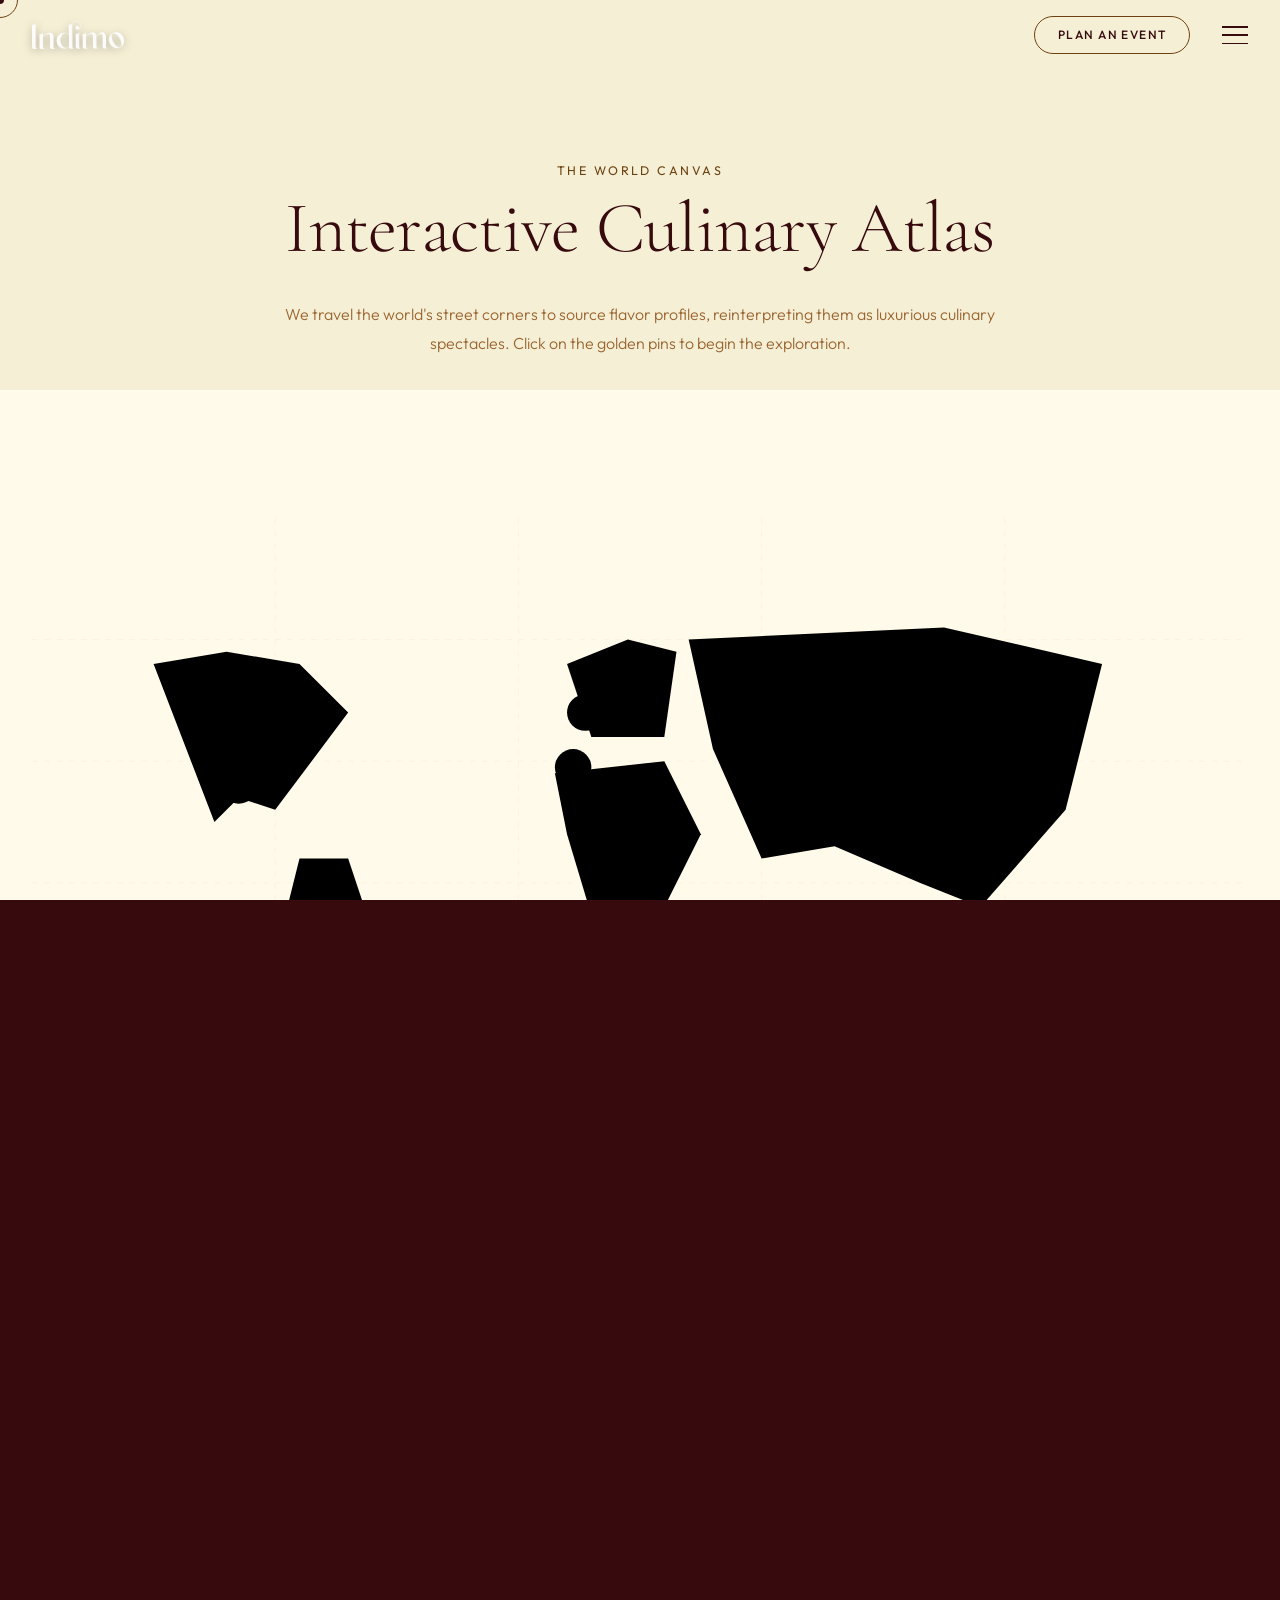
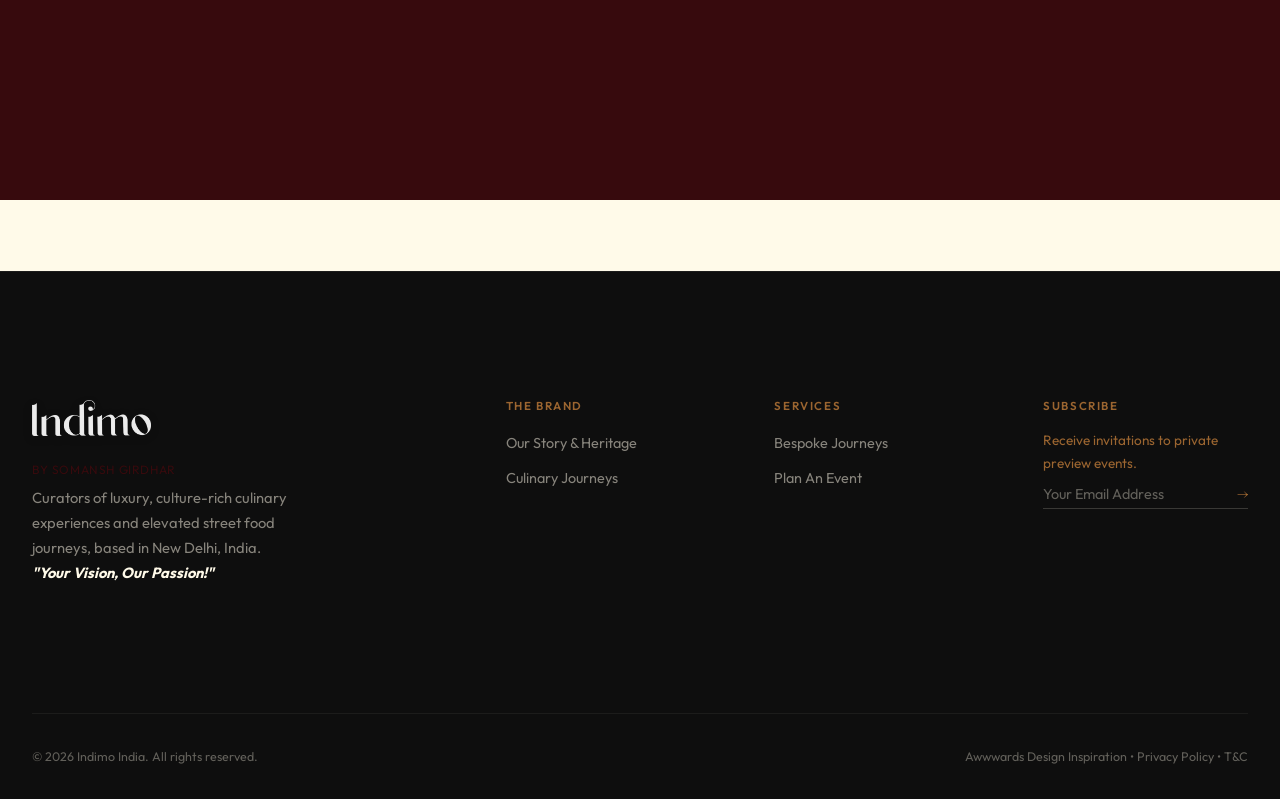
<file: global.html>
<!DOCTYPE html>
<html lang="en">
<head>
  <meta charset="UTF-8">
  <meta name="viewport" content="width=device-width, initial-scale=1.0">
  <meta name="description" content="Explore Petite Fête's global street food curation with an interactive world map highlighting elevated cuisines.">
  <title>Global Street Food Map | Petite Fête | Experiential Dining</title>
  <link rel="icon" type="image/svg+xml" href="data:image/svg+xml,<svg xmlns=%22http://www.w3.org/2000/svg%22 viewBox=%220 0 100 100%22><text y=%22.9em%22 font-size=%2290%22>✨</text></svg>">
  <link rel="stylesheet" href="css/variables.css">
  <link rel="stylesheet" href="css/layout.css">
  <link rel="stylesheet" href="css/components.css">
</head>
<body>

  <!-- Shutter Loading Screen -->
  <div id="loader-overlay">
    <div class="loader-content">
      <div class="loader-logo"><span>GLOBAL STREET FOOD</span></div>
      <div class="loader-bar-container">
        <div class="loader-bar"></div>
      </div>
      <div class="loader-number">0%</div>
    </div>
  </div>

  <main>
    <!-- Page Header -->
    <section class="section" style="padding-top: 160px; padding-bottom: var(--space-md); background-color: var(--color-champagne);">
      <div class="container" style="text-align: center; max-width: 800px;">
        <span class="editorial-subtitle">The World Canvas</span>
        <h1 class="editorial-title" style="font-size: clamp(2.8rem, 6vw, 4.5rem);">Interactive Culinary Atlas</h1>
        <p class="editorial-paragraph" style="font-size: 1rem; color: var(--color-olive);">We travel the world's street corners to source flavor profiles, reinterpreting them as luxurious culinary spectacles. Click on the golden pins to begin the exploration.</p>
      </div>
    </section>

    <!-- World Map Container -->
    <section class="section">
      <div class="container">
        <div class="map-wrapper">
          <!-- Stylized Dotted Vector World Map -->
          <svg viewBox="0 0 1000 500" class="svg-world-map" xmlns="http://www.w3.org/2000/svg">
            <!-- Background grids to look architectural -->
            <line x1="0" y1="100" x2="1000" y2="100" stroke="rgba(110, 122, 102, 0.08)" stroke-width="0.5" stroke-dasharray="5,5"/>
            <line x1="0" y1="200" x2="1000" y2="200" stroke="rgba(110, 122, 102, 0.08)" stroke-width="0.5" stroke-dasharray="5,5"/>
            <line x1="0" y1="300" x2="1000" y2="300" stroke="rgba(110, 122, 102, 0.08)" stroke-width="0.5" stroke-dasharray="5,5"/>
            <line x1="0" y1="400" x2="1000" y2="400" stroke="rgba(110, 122, 102, 0.08)" stroke-width="0.5" stroke-dasharray="5,5"/>
            
            <line x1="200" y1="0" x2="200" y2="500" stroke="rgba(110, 122, 102, 0.08)" stroke-width="0.5" stroke-dasharray="5,5"/>
            <line x1="400" y1="0" x2="400" y2="500" stroke="rgba(110, 122, 102, 0.08)" stroke-width="0.5" stroke-dasharray="5,5"/>
            <line x1="600" y1="0" x2="600" y2="500" stroke="rgba(110, 122, 102, 0.08)" stroke-width="0.5" stroke-dasharray="5,5"/>
            <line x1="800" y1="0" x2="800" y2="500" stroke="rgba(110, 122, 102, 0.08)" stroke-width="0.5" stroke-dasharray="5,5"/>

            <!-- Continents Outlines (Simplified/Stylized) -->
            <!-- North America -->
            <path d="M 100 120 L 160 110 L 220 120 L 260 160 L 200 240 L 170 230 L 150 250 Z" />
            <!-- South America -->
            <path d="M 220 280 L 260 280 L 280 340 L 240 420 L 220 400 L 210 320 Z" />
            <!-- Europe -->
            <path d="M 440 120 L 490 100 L 530 110 L 520 180 L 460 180 Z" />
            <!-- Africa -->
            <path d="M 430 210 L 520 200 L 550 260 L 500 360 L 470 360 L 440 260 Z" />
            <!-- Asia -->
            <path d="M 540 100 L 750 90 L 880 120 L 850 240 L 780 320 L 730 300 L 660 270 L 600 280 L 560 190 Z" />
            <!-- Australia -->
            <path d="M 820 340 L 880 340 L 900 380 L 850 410 L 810 380 Z" />

            <!-- Dynamic interactive pins with coordinates -->
            <!-- Mexico Pin -->
            <g class="map-pin hover-target" data-destination="mexico">
              <circle cx="170" cy="220" r="15" class="pin-pulse"/>
              <circle cx="170" cy="220" r="5" class="pin-dot"/>
            </g>

            <!-- France Pin -->
            <g class="map-pin hover-target" data-destination="france">
              <circle cx="475" cy="140" r="15" class="pin-pulse"/>
              <circle cx="475" cy="140" r="5" class="pin-dot"/>
            </g>

            <!-- Spain Pin -->
            <g class="map-pin hover-target" data-destination="spain">
              <circle cx="455" cy="160" r="15" class="pin-pulse"/>
              <circle cx="455" cy="160" r="5" class="pin-dot"/>
            </g>

            <!-- Italy Pin -->
            <g class="map-pin hover-target" data-destination="italy">
              <circle cx="488" cy="155" r="15" class="pin-pulse"/>
              <circle cx="488" cy="155" r="5" class="pin-dot"/>
            </g>

            <!-- Morocco Pin -->
            <g class="map-pin hover-target" data-destination="morocco">
              <circle cx="445" cy="205" r="15" class="pin-pulse"/>
              <circle cx="445" cy="205" r="5" class="pin-dot"/>
            </g>

            <!-- India Pin -->
            <g class="map-pin hover-target" data-destination="india">
              <circle cx="655" cy="235" r="15" class="pin-pulse"/>
              <circle cx="655" cy="235" r="5" class="pin-dot"/>
            </g>

            <!-- Thailand Pin -->
            <g class="map-pin hover-target" data-destination="thailand">
              <circle cx="725" cy="265" r="15" class="pin-pulse"/>
              <circle cx="725" cy="265" r="5" class="pin-dot"/>
            </g>

            <!-- Japan Pin -->
            <g class="map-pin hover-target" data-destination="japan">
              <circle cx="820" cy="175" r="15" class="pin-pulse"/>
              <circle cx="820" cy="175" r="5" class="pin-dot"/>
            </g>
          </svg>

          <!-- Interactive Details Card Overlay -->
          <div class="map-overlay-card" id="map-overlay-card">
            <div class="map-card-country" id="map-card-country">COUNTRY</div>
            <h2 class="map-card-title" id="map-card-title">Destination Title</h2>
            <p class="map-card-desc" id="map-card-desc">Culinary details go here...</p>
          </div>
        </div>
      </div>
    </section>

    <!-- Additional info columns -->
    <section class="section" style="border-top: 1px solid var(--color-olive-light);">
      <div class="container">
        <div style="display: grid; grid-template-columns: 1fr 1fr; gap: var(--space-xl);">
          <div>
            <span class="editorial-subtitle">The Curatorial Audit</span>
            <h2 class="editorial-title">How We Source Globally</h2>
            <p class="editorial-paragraph">Every route begins with field research. Our culinary directors spend months in local street markets, documenting historical recipes and working side-by-side with local cooks.</p>
          </div>
          <div>
            <span class="editorial-subtitle">Visual Scenography</span>
            <h2 class="editorial-title">Atmospheric Context</h2>
            <p class="editorial-paragraph">We recreate the atmosphere of each locale using tailored sensory details—ambient sounds, custom spice vaporizers, and curated lighting setups that mimic the local sun sets.</p>
          </div>
        </div>
      </div>
    </section>
  </main>

  <script src="js/core.js"></script>
  <script src="js/map.js"></script>
</body>
</html>
</file>
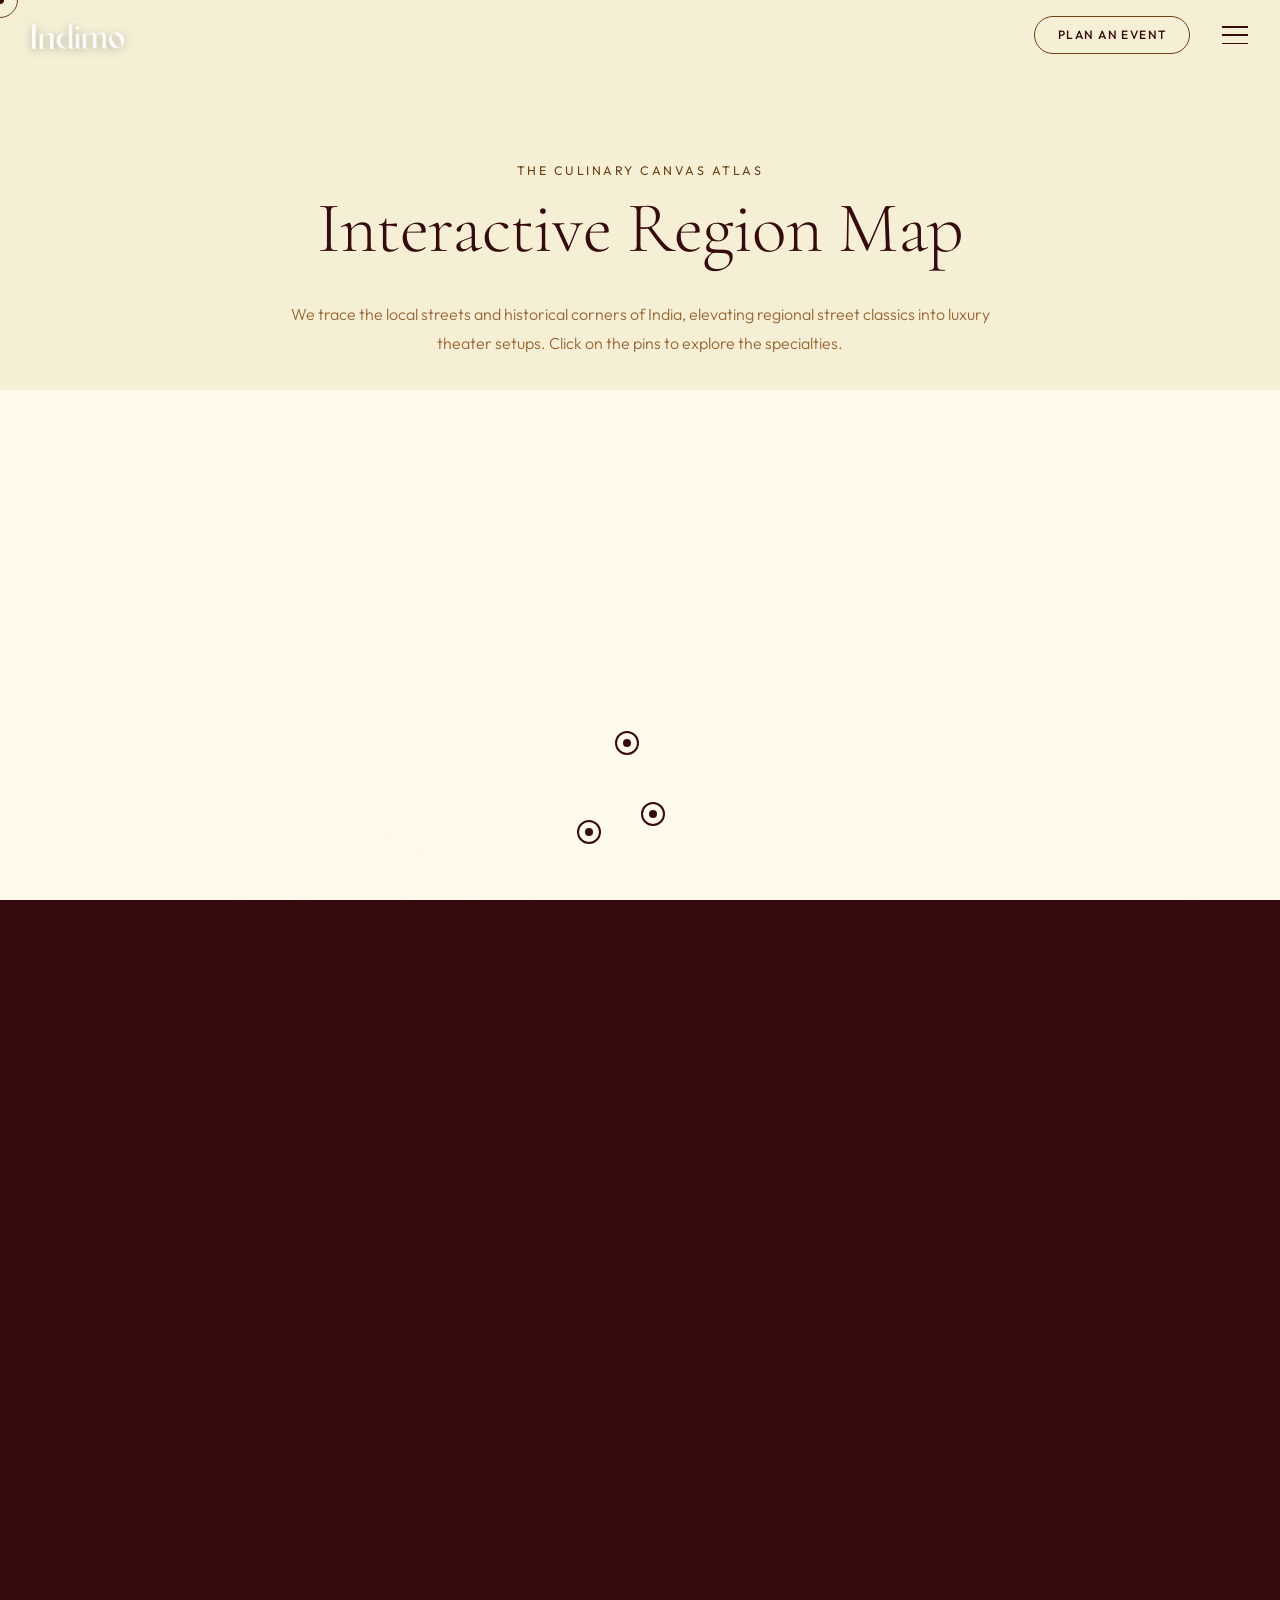
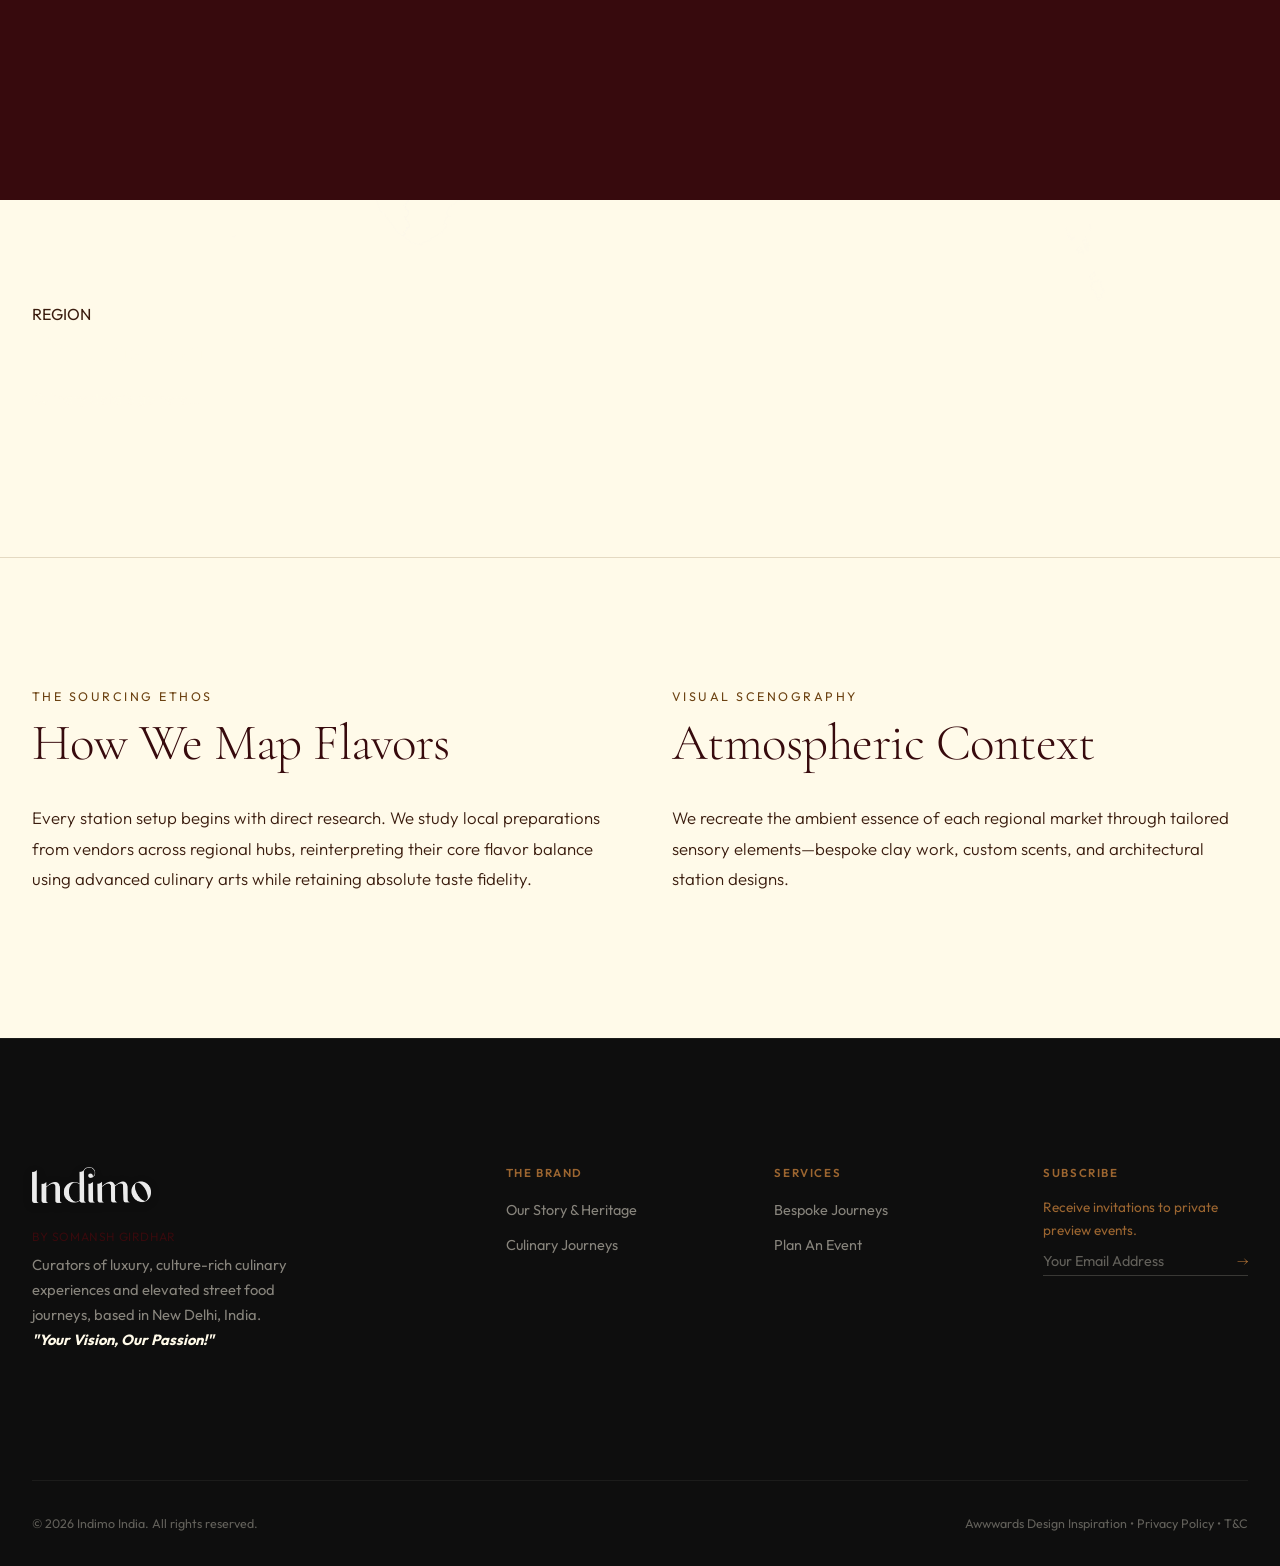
<file: india.html>
<!DOCTYPE html>
<html lang="en">
<head>
  <meta charset="UTF-8">
  <meta name="viewport" content="width=device-width, initial-scale=1.0">
  <meta name="description" content="Explore The Culinary Canvas's interactive Indian street food map highlighting curated regional specialties.">
  <title>Interactive Region Map | The Culinary Canvas | Luxury Curation</title>
  <link rel="icon" type="image/svg+xml" href="data:image/svg+xml,<svg xmlns=%22http://www.w3.org/2000/svg%22 viewBox=%220 0 100 100%22><text y=%22.9em%22 font-size=%2290%22>✨</text></svg>">
  <link rel="stylesheet" href="css/variables.css">
  <link rel="stylesheet" href="css/layout.css">
  <link rel="stylesheet" href="css/components.css">
</head>
<body>

  <!-- Shutter Loading Screen -->
  <div id="loader-overlay">
    <div class="loader-content">
      <div class="loader-logo"><span>THE MAP LEDGER</span></div>
      <div class="loader-bar-container">
        <div class="loader-bar"></div>
      </div>
      <div class="loader-number">0%</div>
    </div>
  </div>

  <main>
    <!-- Page Header -->
    <section class="section" style="padding-top: 160px; padding-bottom: var(--space-md); background-color: var(--color-champagne);">
      <div class="container" style="text-align: center; max-width: 800px;">
        <span class="editorial-subtitle">The Culinary Canvas Atlas</span>
        <h1 class="editorial-title" style="font-size: clamp(2.8rem, 6vw, 4.5rem);">Interactive Region Map</h1>
        <p class="editorial-paragraph" style="font-size: 1rem; color: var(--color-olive);">We trace the local streets and historical corners of India, elevating regional street classics into luxury theater setups. Click on the pins to explore the specialties.</p>
      </div>
    </section>

    <!-- Map Container -->
    <section class="section">
      <div class="container">
        <div class="map-wrapper">
          
          <div class="india-map-container">
            <img src="assets/images/india_map.svg?v=5" alt="Stylized Architectural Map of India" class="india-map-image">
            
            <!-- Absolute Positioned pins on top of India map -->
            <!-- Delhi Pin -->
            <div class="india-map-pin hover-target" style="top: 25%; left: 46%;" data-destination="delhi">
              <div class="pin-pulse"></div>
              <div class="pin-dot"></div>
            </div>

            <!-- Agra Pin -->
            <div class="india-map-pin hover-target" style="top: 31%; left: 49%;" data-destination="agra">
              <div class="pin-pulse"></div>
              <div class="pin-dot"></div>
            </div>

            <!-- Rajasthan Pin -->
            <div class="india-map-pin hover-target" style="top: 34%; left: 36%;" data-destination="rajasthan">
              <div class="pin-pulse"></div>
              <div class="pin-dot"></div>
            </div>

            <!-- Mumbai Pin -->
            <div class="india-map-pin hover-target" style="top: 60%; left: 30%;" data-destination="mumbai">
              <div class="pin-pulse"></div>
              <div class="pin-dot"></div>
            </div>

            <!-- Haridwar Pin -->
            <div class="india-map-pin hover-target" style="top: 20%; left: 49%;" data-destination="haridwar">
              <div class="pin-pulse"></div>
              <div class="pin-dot"></div>
            </div>

            <!-- Indore Pin -->
            <div class="india-map-pin hover-target" style="top: 48%; left: 41%;" data-destination="indore">
              <div class="pin-pulse"></div>
              <div class="pin-dot"></div>
            </div>

            <!-- Banaras Pin -->
            <div class="india-map-pin hover-target" style="top: 38%; left: 62%;" data-destination="banaras">
              <div class="pin-pulse"></div>
              <div class="pin-dot"></div>
            </div>

            <!-- Gujarat Pin -->
            <div class="india-map-pin hover-target" style="top: 47%; left: 24%;" data-destination="gujarat">
              <div class="pin-pulse"></div>
              <div class="pin-dot"></div>
            </div>

            <!-- Moradabad Pin -->
            <div class="india-map-pin hover-target" style="top: 24%; left: 51%;" data-destination="moradabad">
              <div class="pin-pulse"></div>
              <div class="pin-dot"></div>
            </div>

            <!-- Kanpur Pin -->
            <div class="india-map-pin hover-target" style="top: 34%; left: 54%;" data-destination="kanpur">
              <div class="pin-pulse"></div>
              <div class="pin-dot"></div>
            </div>
          </div>

          <!-- Interactive Details Card Overlay -->
          <div class="map-overlay-card" id="map-overlay-card">
            <div class="map-card-country" id="map-card-country">REGION</div>
            <h2 class="map-card-title" id="map-card-title">Destination Title</h2>
            <p class="map-card-desc" id="map-card-desc">Culinary details go here...</p>
          </div>
          
        </div>
      </div>
    </section>

    <!-- Additional info columns -->
    <section class="section" style="border-top: 1px solid var(--color-olive-light);">
      <div class="container">
        <div style="display: grid; grid-template-columns: 1fr 1fr; gap: var(--space-xl);">
          <div>
            <span class="editorial-subtitle">The Sourcing Ethos</span>
            <h2 class="editorial-title">How We Map Flavors</h2>
            <p class="editorial-paragraph">Every station setup begins with direct research. We study local preparations from vendors across regional hubs, reinterpreting their core flavor balance using advanced culinary arts while retaining absolute taste fidelity.</p>
          </div>
          <div>
            <span class="editorial-subtitle">Visual Scenography</span>
            <h2 class="editorial-title">Atmospheric Context</h2>
            <p class="editorial-paragraph">We recreate the ambient essence of each regional market through tailored sensory elements—bespoke clay work, custom scents, and architectural station designs.</p>
          </div>
        </div>
      </div>
    </section>
  </main>

  <script src="js/core.js"></script>
  <script src="js/map.js"></script>
</body>
</html>
</file>
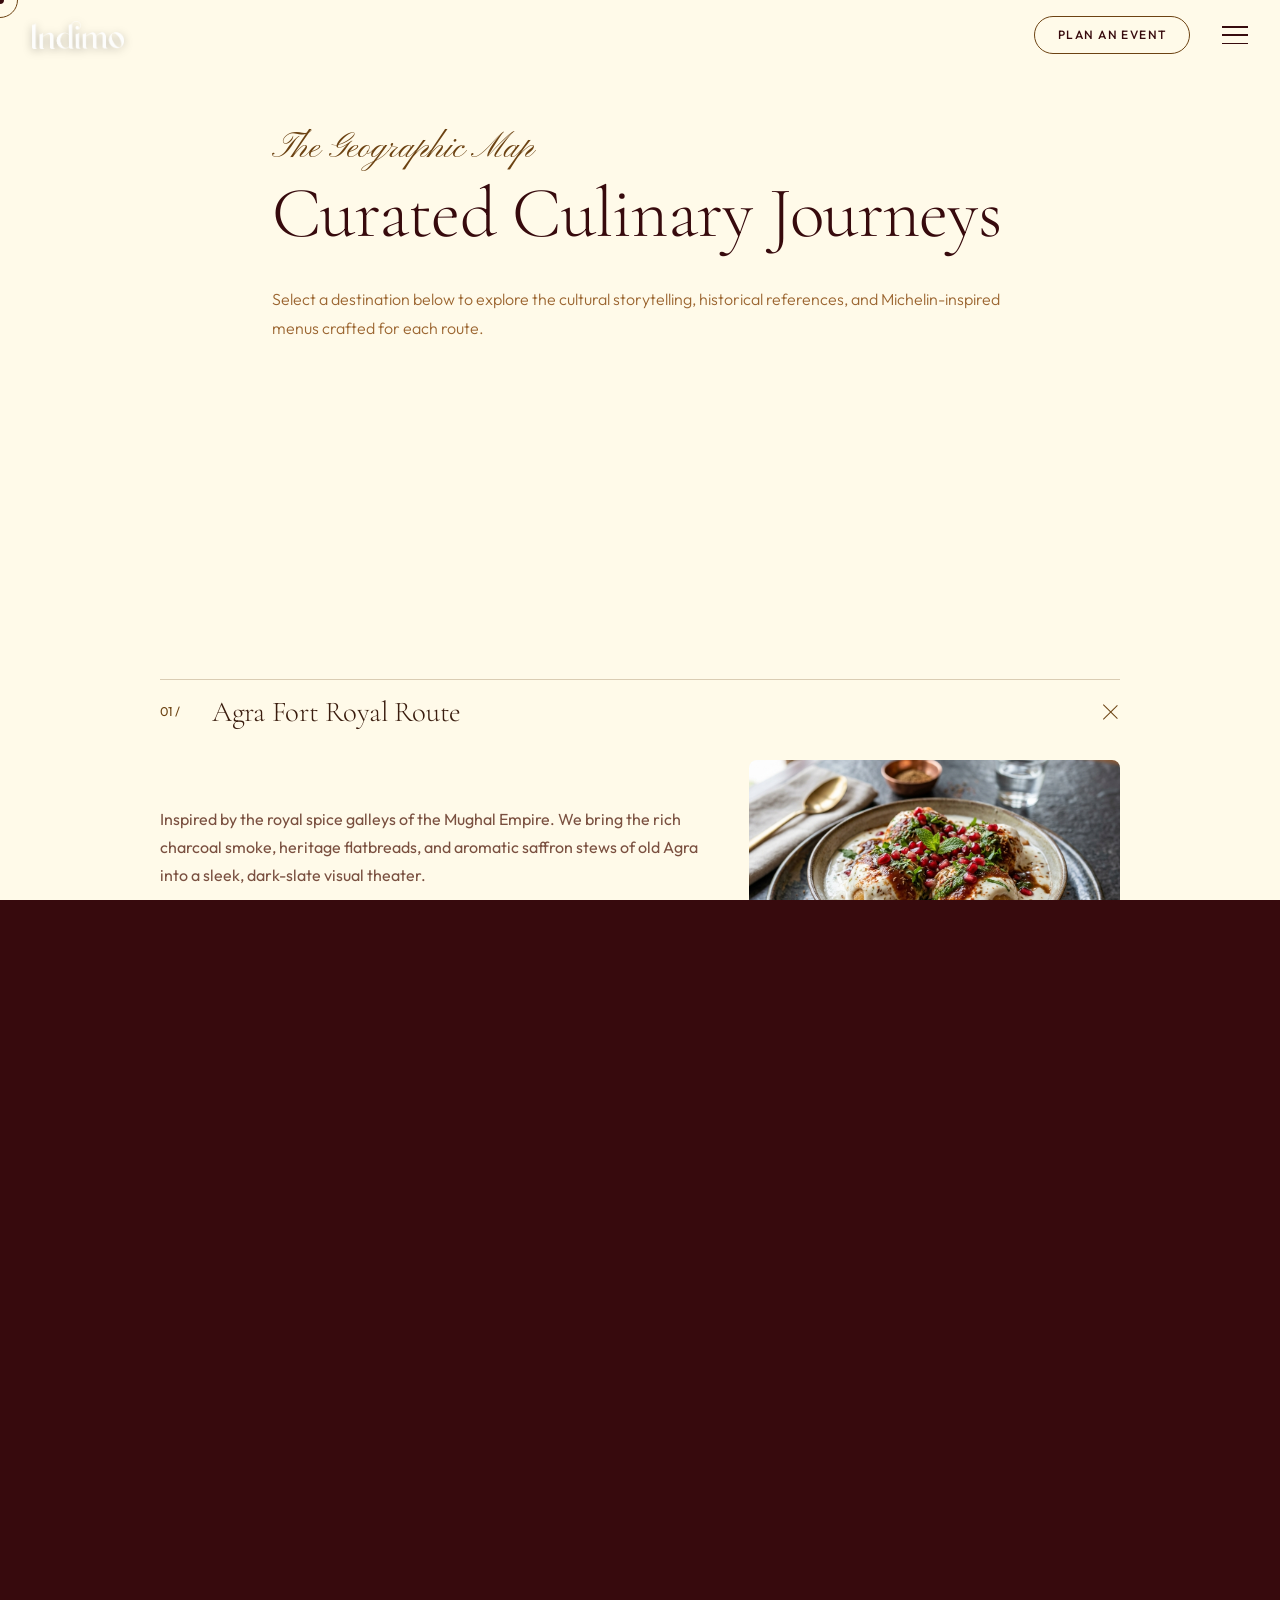
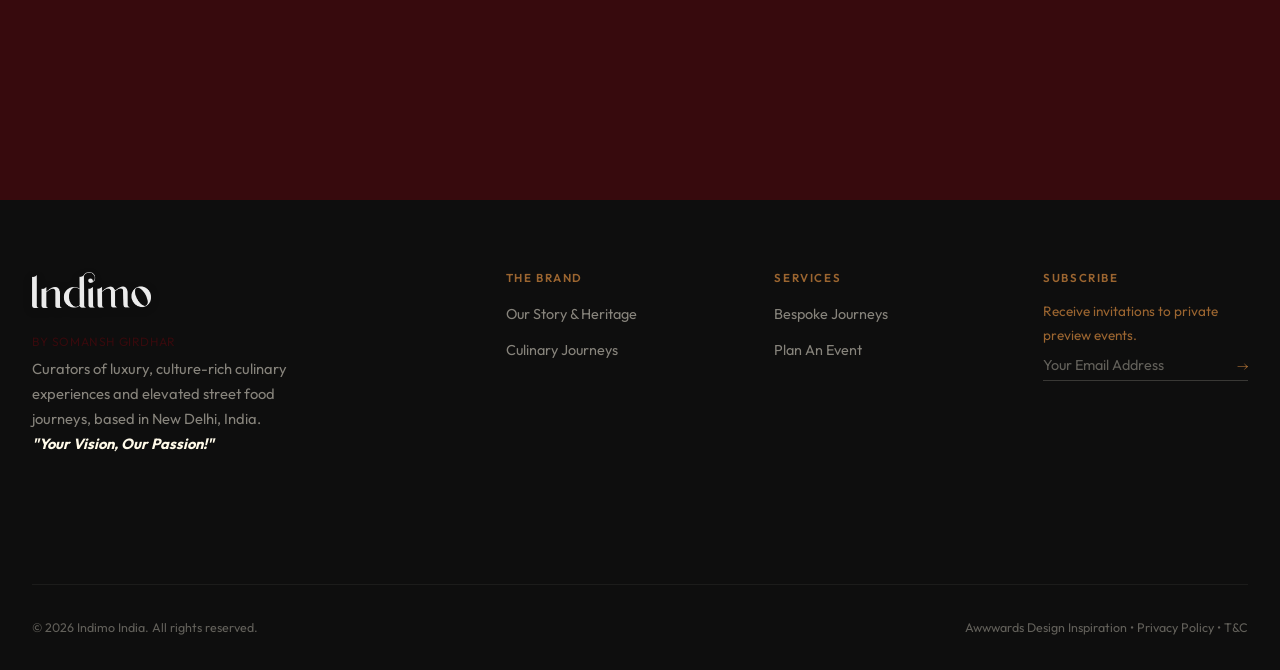
<file: journeys.html>
<!DOCTYPE html>
<html lang="en">
<head>
  <meta charset="UTF-8">
  <meta name="viewport" content="width=device-width, initial-scale=1.0">
  <meta name="description" content="Explore Indimo's 10 signature culinary journeys, transforming regional Indian street food cultures into luxury dining experiences.">
  <title>Culinary Journeys | Indimo | Destination Storytelling</title>
  <link rel="icon" type="image/svg+xml" href="data:image/svg+xml,<svg xmlns=%22http://www.w3.org/2000/svg%22 viewBox=%220 0 100 100%22><text y=%22.9em%22 font-size=%2290%22>✨</text></svg>">
  <link rel="stylesheet" href="css/variables.css">
  <link rel="stylesheet" href="css/layout.css">
  <link rel="stylesheet" href="css/components.css">
</head>
<body>

  <!-- Shutter Loading Screen -->
  <div id="loader-overlay">
    <div class="loader-content">
      <div class="loader-logo"><span>OUR JOURNEYS</span></div>
      <div class="loader-bar-container">
        <div class="loader-bar"></div>
      </div>
      <div class="loader-number">0%</div>
    </div>
  </div>

  <main>
    <!-- Page Header -->
    <section class="section page-header-section">
      <div class="container" style="max-width: 800px;">
        <span class="script-subtitle">The Geographic Map</span>
        <h1 class="editorial-title" style="font-size: clamp(2.8rem, 6vw, 4.5rem);">Curated Culinary Journeys</h1>
        <p class="editorial-paragraph" style="font-size: 1rem; color: var(--color-olive);">Select a destination below to explore the cultural storytelling, historical references, and Michelin-inspired menus crafted for each route.</p>
      </div>
    </section>

    <!-- Accordion Section -->
    <section class="section">
      <div class="container">
        <div class="accordion-wrapper">

          <!-- 1. Agra -->
          <div class="accordion-item active">
            <div class="accordion-header hover-target">
              <span class="accordion-num">01 /</span>
              <h2 class="accordion-title">Agra Fort Royal Route</h2>
              <div class="accordion-icon"></div>
            </div>
            <div class="accordion-content">
              <div class="journey-desc">
                <p>Inspired by the royal spice galleys of the Mughal Empire. We bring the rich charcoal smoke, heritage flatbreads, and aromatic saffron stews of old Agra into a sleek, dark-slate visual theater.</p>
                <div class="journey-dishes">
                  <h4>Signature Plating</h4>
                  <p>Galouti Kebabs with Truffle Foam & Saffron Sheermal</p>
                </div>
              </div>
              <div>
                <img src="assets/images/journey_agra.png" alt="Agra Fort culinary station" class="journey-image">
              </div>
            </div>
          </div>

          <!-- 2. Banaras -->
          <div class="accordion-item">
            <div class="accordion-header hover-target">
              <span class="accordion-num">02 /</span>
              <h2 class="accordion-title">Banaras Ghats Chaat Route</h2>
              <div class="accordion-icon"></div>
            </div>
            <div class="accordion-content">
              <div class="journey-desc">
                <p>Capturing the vibrant street culture along the Ganges. A sensory collection of sweet, tangy, and earthy flavors served in organic clay pots, finished with cardamom mist and rosewater bubbles.</p>
                <div class="journey-dishes">
                  <h4>Signature Plating</h4>
                  <p>Deconstructed Tomato Chaat in custom Kulhads</p>
                </div>
              </div>
              <div>
                <img src="assets/images/journey_banaras.png" alt="Banaras Ghats street chaat elevation" class="journey-image">
              </div>
            </div>
          </div>

          <!-- 3. Delhi -->
          <div class="accordion-item">
            <div class="accordion-header hover-target">
              <span class="accordion-num">03 /</span>
              <h2 class="accordion-title">Old Delhi Shutter Route</h2>
              <div class="accordion-icon"></div>
            </div>
            <div class="accordion-content">
              <div class="journey-desc">
                <p>A tribute to the chaotic alleys of Chandni Chowk. We elevate Delhi's iconic street snacks into refined bites—stuffed gold-leaf kulchas, truffle ghee potato tarts, and aerated saffron cream.</p>
                <div class="journey-dishes">
                  <h4>Signature Plating</h4>
                  <p>Truffle-Infused Chole Bhature Tarts with Pickle Emulsion</p>
                </div>
              </div>
              <div>
                <img src="assets/images/journey_delhi.png" alt="Delhi street food reimagined" class="journey-image">
              </div>
            </div>
          </div>

          <!-- 4. Mumbai -->
          <div class="accordion-item">
            <div class="accordion-header hover-target">
              <span class="accordion-num">04 /</span>
              <h2 class="accordion-title">Mumbai Chowpatty Seafood</h2>
              <div class="accordion-icon"></div>
            </div>
            <div class="accordion-content">
              <div class="journey-desc">
                <p>Reflecting the coastal, fast-paced energy of Bombay. We recreate beachside street favorites with luxury ingredients—spiced brioche butter buns, coastal lobster tails, and gold-dusted potato spheres.</p>
                <div class="journey-dishes">
                  <h4>Signature Plating</h4>
                  <p>Spiced Lobster Pav Bhaji served on Brioche</p>
                </div>
              </div>
              <div>
                <img src="assets/images/journey_mumbai.png" alt="Mumbai seafood live station" class="journey-image">
              </div>
            </div>
          </div>

          <!-- 5. Rajasthan -->
          <div class="accordion-item">
            <div class="accordion-header hover-target">
              <span class="accordion-num">05 /</span>
              <h2 class="accordion-title">Rajasthan Desert Forts</h2>
              <div class="accordion-icon"></div>
            </div>
            <div class="accordion-content">
              <div class="journey-desc">
                <p>Inspired by the royal hunting banquets. Smoky spices, slow-roasted meats, and traditional desert beans are transformed into minimalist, high-impact plates with charcoal ash garnish.</p>
                <div class="journey-dishes">
                  <h4>Signature Plating</h4>
                  <p>Wood-Smoked Laal Maas Croquettes with Cardamom Jus</p>
                </div>
              </div>
              <div>
                <img src="assets/images/journey_rajasthan.png" alt="Rajasthan desert inspired banquet styling" class="journey-image">
              </div>
            </div>
          </div>

          <!-- 6. Indore -->
          <div class="accordion-item">
            <div class="accordion-header hover-target">
              <span class="accordion-num">06 /</span>
              <h2 class="accordion-title">Indore Sarafa Night Bazaar</h2>
              <div class="accordion-icon"></div>
            </div>
            <div class="accordion-content">
              <div class="journey-desc">
                <p>Honoring the legendary midnight street food market. Sweet, savory, and spicy notes are layered in rapid succession—poha soufflés, mustard seed caviar, and saffron-sweet crispy jalebis.</p>
                <div class="journey-dishes">
                  <h4>Signature Plating</h4>
                  <p>Sarafa Coconut Khopra Patties with Mint Spheres</p>
                </div>
              </div>
              <div>
                <img src="assets/images/journey_indore.png" alt="Indore night market luxury styling" class="journey-image">
              </div>
            </div>
          </div>

          <!-- 7. Haridwar -->
          <div class="accordion-item">
            <div class="accordion-header hover-target">
              <span class="accordion-num">07 /</span>
              <h2 class="accordion-title">Haridwar Sacred Temple Route</h2>
              <div class="accordion-icon"></div>
            </div>
            <div class="accordion-content">
              <div class="journey-desc">
                <p>An exclusively vegetarian, pure, and aromatically complex journey. Focuses on stone-ground lentils, clarified butter (ghee) pastries, and saffron-sweet milk reductions.</p>
                <div class="journey-dishes">
                  <h4>Signature Plating</h4>
                  <p>Saffron Rabdi Soufflé served in Clay Cups</p>
                </div>
              </div>
              <div>
                <img src="assets/images/journey_haridwar.png" alt="Haridwar temple street food styling" class="journey-image">
              </div>
            </div>
          </div>

          <!-- 8. Panipat -->
          <div class="accordion-item">
            <div class="accordion-header hover-target">
              <span class="accordion-num">08 /</span>
              <h2 class="accordion-title">Panipat Historical Grand Trunk</h2>
              <div class="accordion-icon"></div>
            </div>
            <div class="accordion-content">
              <div class="journey-desc">
                <p>A journey through the historical corridor of battles and cross-cultural trade. Robust wheat crisp breads, slow-cooked heirloom beans, and wood-fired flatbreads served with cold herbal water flights.</p>
                <div class="journey-dishes">
                  <h4>Signature Plating</h4>
                  <p>Artisanal Golgappa Flight with Botanical Infused Waters</p>
                </div>
              </div>
              <div>
                <img src="assets/images/journey_kolkata.png" alt="Panipat G.T. road food reimagining" class="journey-image">
              </div>
            </div>
          </div>

          <!-- 9. Gujarat -->
          <div class="accordion-item">
            <div class="accordion-header hover-target">
              <span class="accordion-num">09 /</span>
              <h2 class="accordion-title">Gujarat Coastal & Merchant</h2>
              <div class="accordion-icon"></div>
            </div>
            <div class="accordion-content">
              <div class="journey-desc">
                <p>Celebrating the sweet-savory merchants of the western ports. We refine Gujarat's delicate steamed gram flour rolls, lentil cakes, and raw mustard temperings into graphic, geometric structures.</p>
                <div class="journey-dishes">
                  <h4>Signature Plating</h4>
                  <p>Truffle Khandvi Rolls with Mustard Oil Droplets</p>
                </div>
              </div>
              <div>
                <img src="assets/images/journey_gujarat.png" alt="Gujarat inspired plating" class="journey-image">
              </div>
            </div>
          </div>

          <!-- 10. Moradabad -->
          <div class="accordion-item">
            <div class="accordion-header hover-target">
              <span class="accordion-num">10 /</span>
              <h2 class="accordion-title">Moradabad Metalwork Dal Route</h2>
              <div class="accordion-icon"></div>
            </div>
            <div class="accordion-content">
              <div class="journey-desc">
                <p>Inspired by the famous brass metalworking city. An earthy, elegant mung lentil broth slow-simmered in heavy brass pots, served with crispy biscuit flatbreads, raw ginger hair, and house-pressed green chili oils.</p>
                <div class="journey-dishes">
                  <h4>Signature Plating</h4>
                  <p>Moradabadi Dal served in hammered copper cups with Crispy Biscuits</p>
                </div>
              </div>
              <div>
                <img src="assets/images/journey_moradabad.png" alt="Moradabadi dal heritage representation" class="journey-image">
              </div>
            </div>
          </div>

        </div>
      </div>
    </section>
  </main>

  <script src="js/core.js"></script>
  <script>
    // Accordion Toggle Script
    document.querySelectorAll('.accordion-header').forEach(header => {
      header.addEventListener('click', () => {
        const item = header.parentElement;
        const isActive = item.classList.contains('active');
        
        // Close all items
        document.querySelectorAll('.accordion-item').forEach(i => i.classList.remove('active'));
        
        // Toggle current item
        if (!isActive) {
          item.classList.add('active');
        }
      });
    });
  </script>
</body>
</html>
</file>
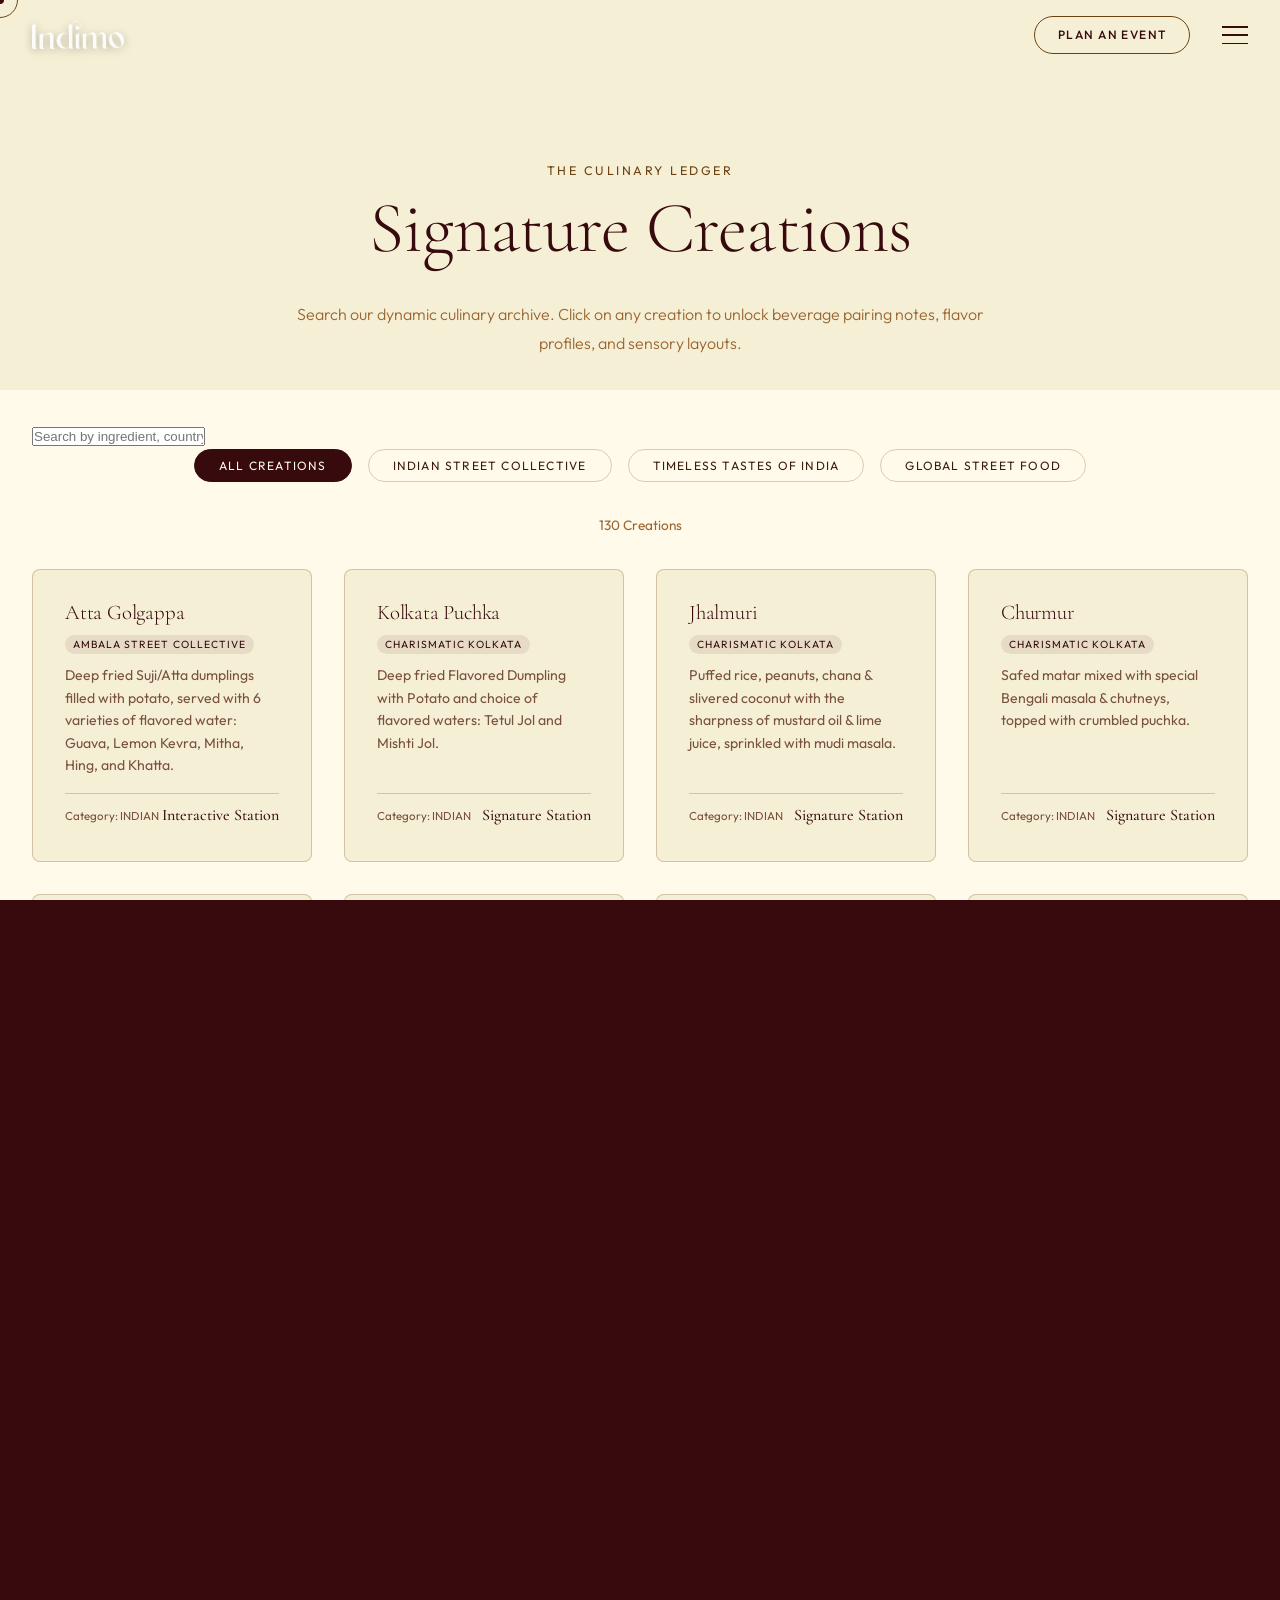
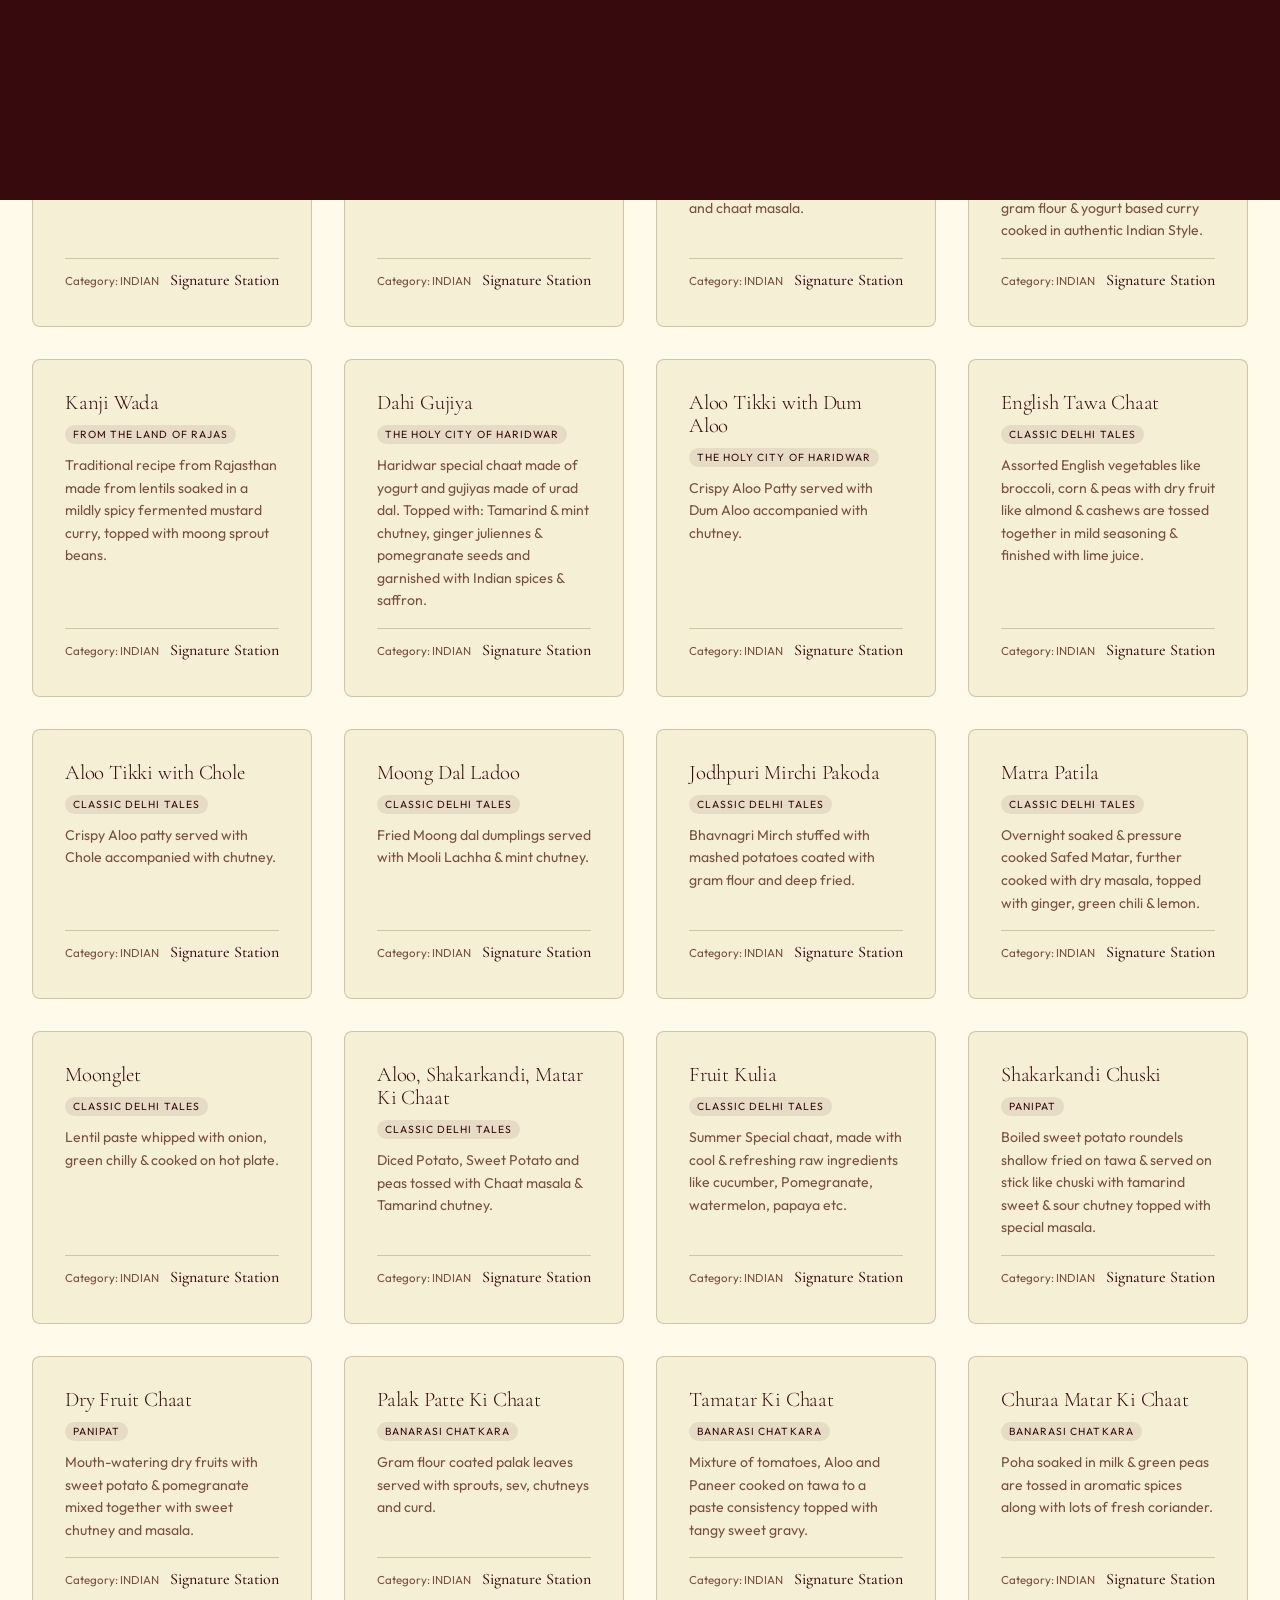
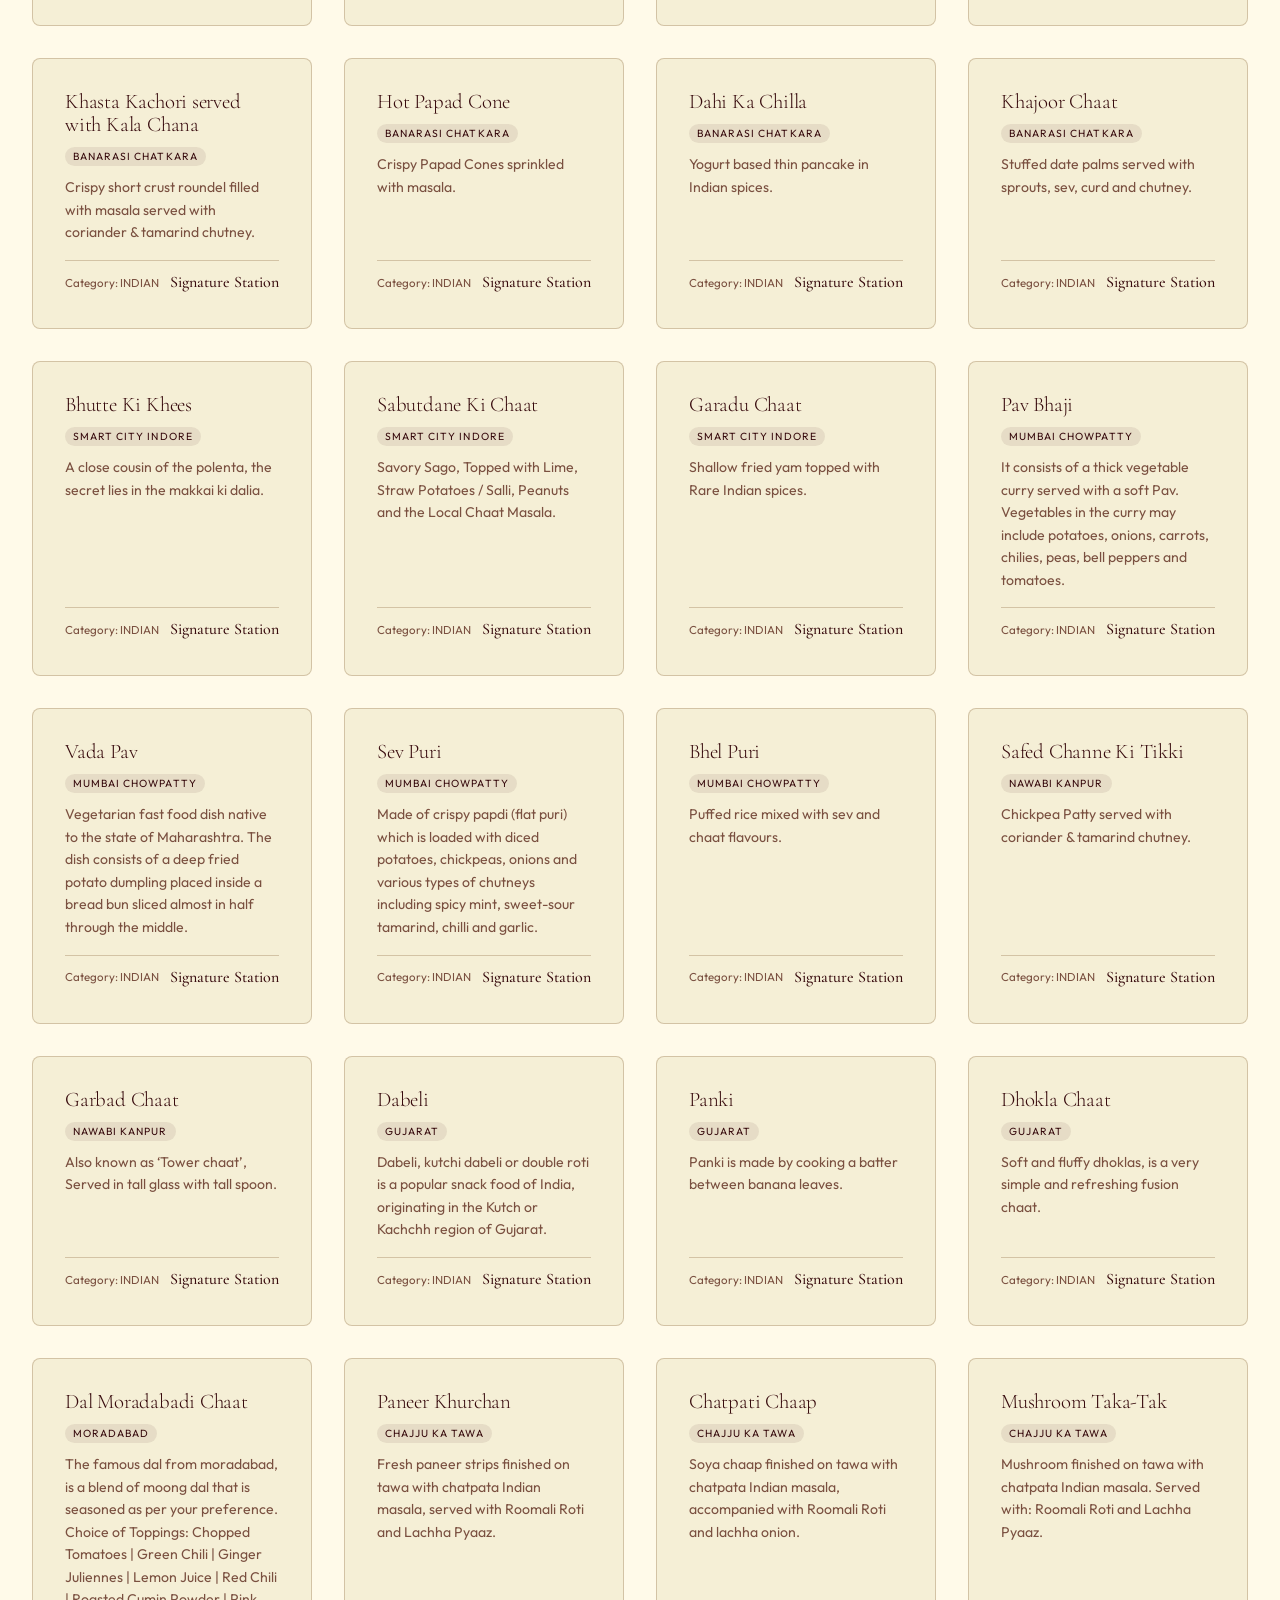
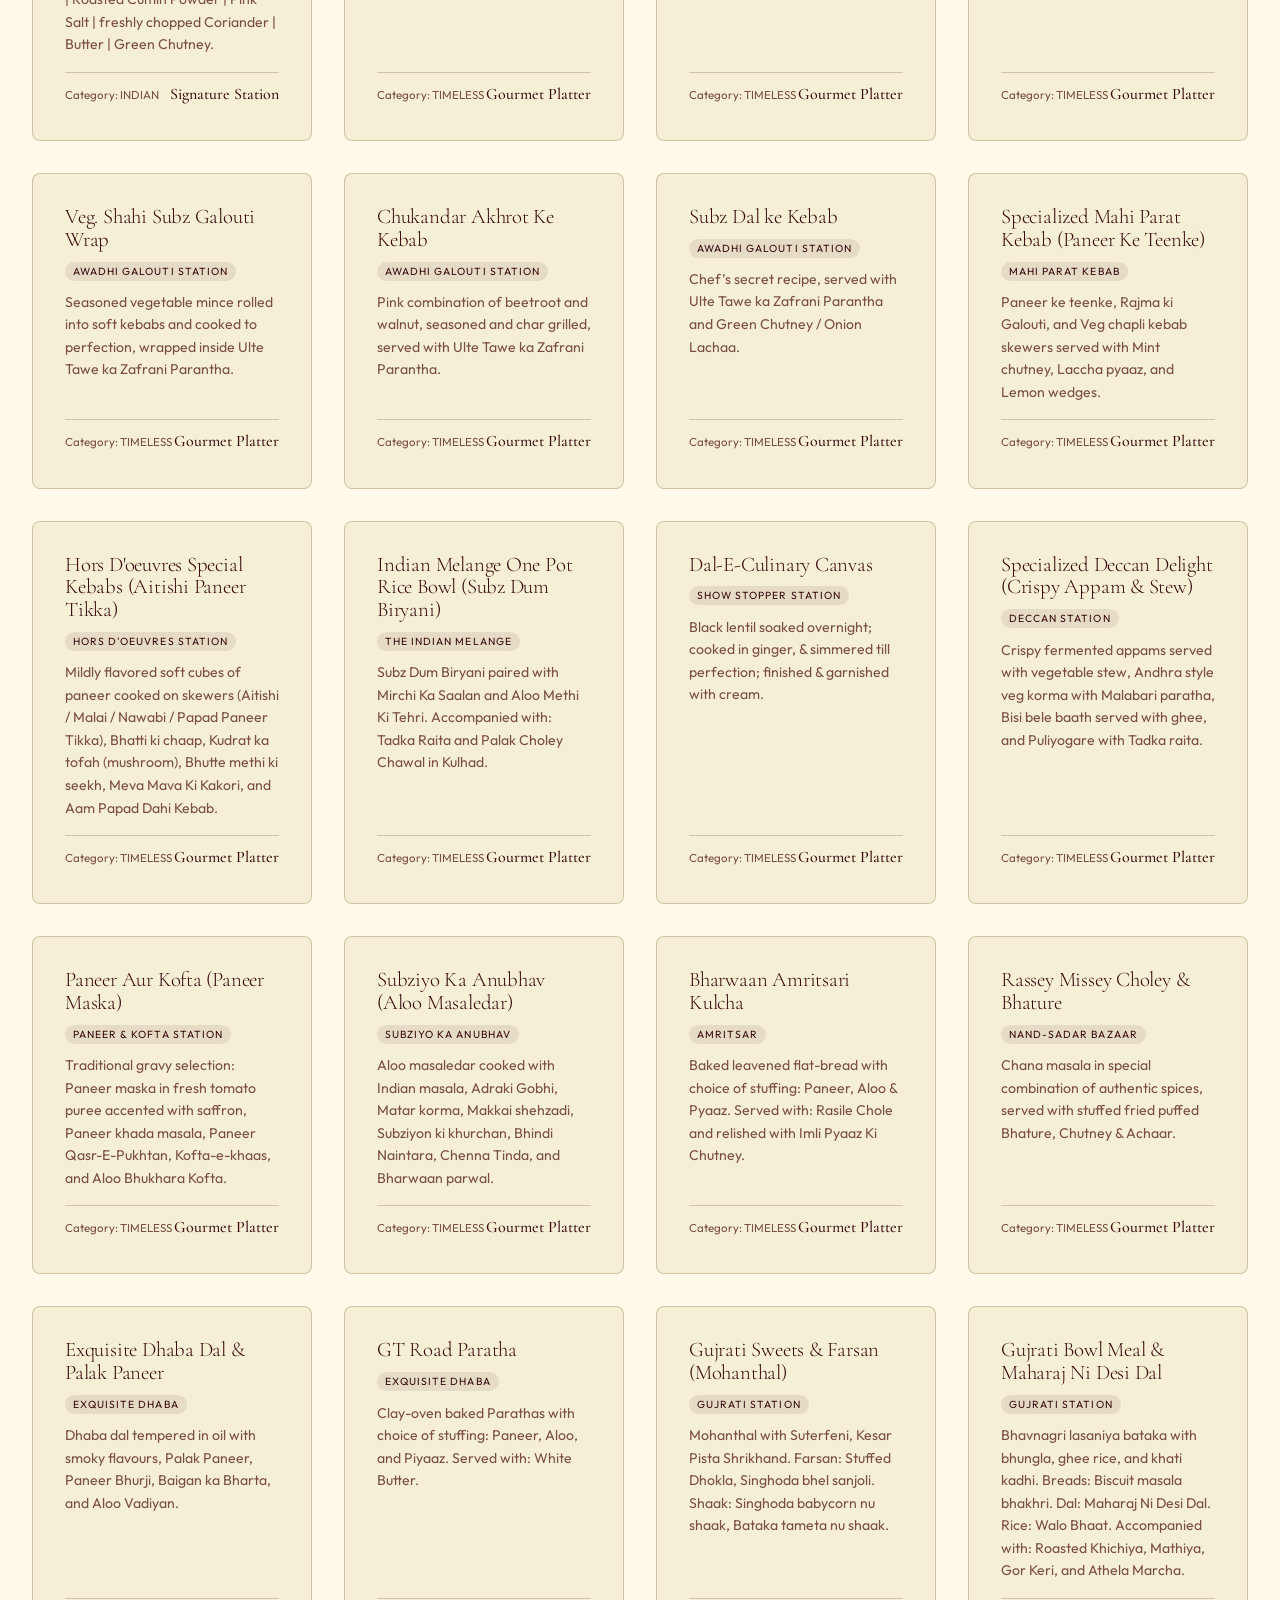
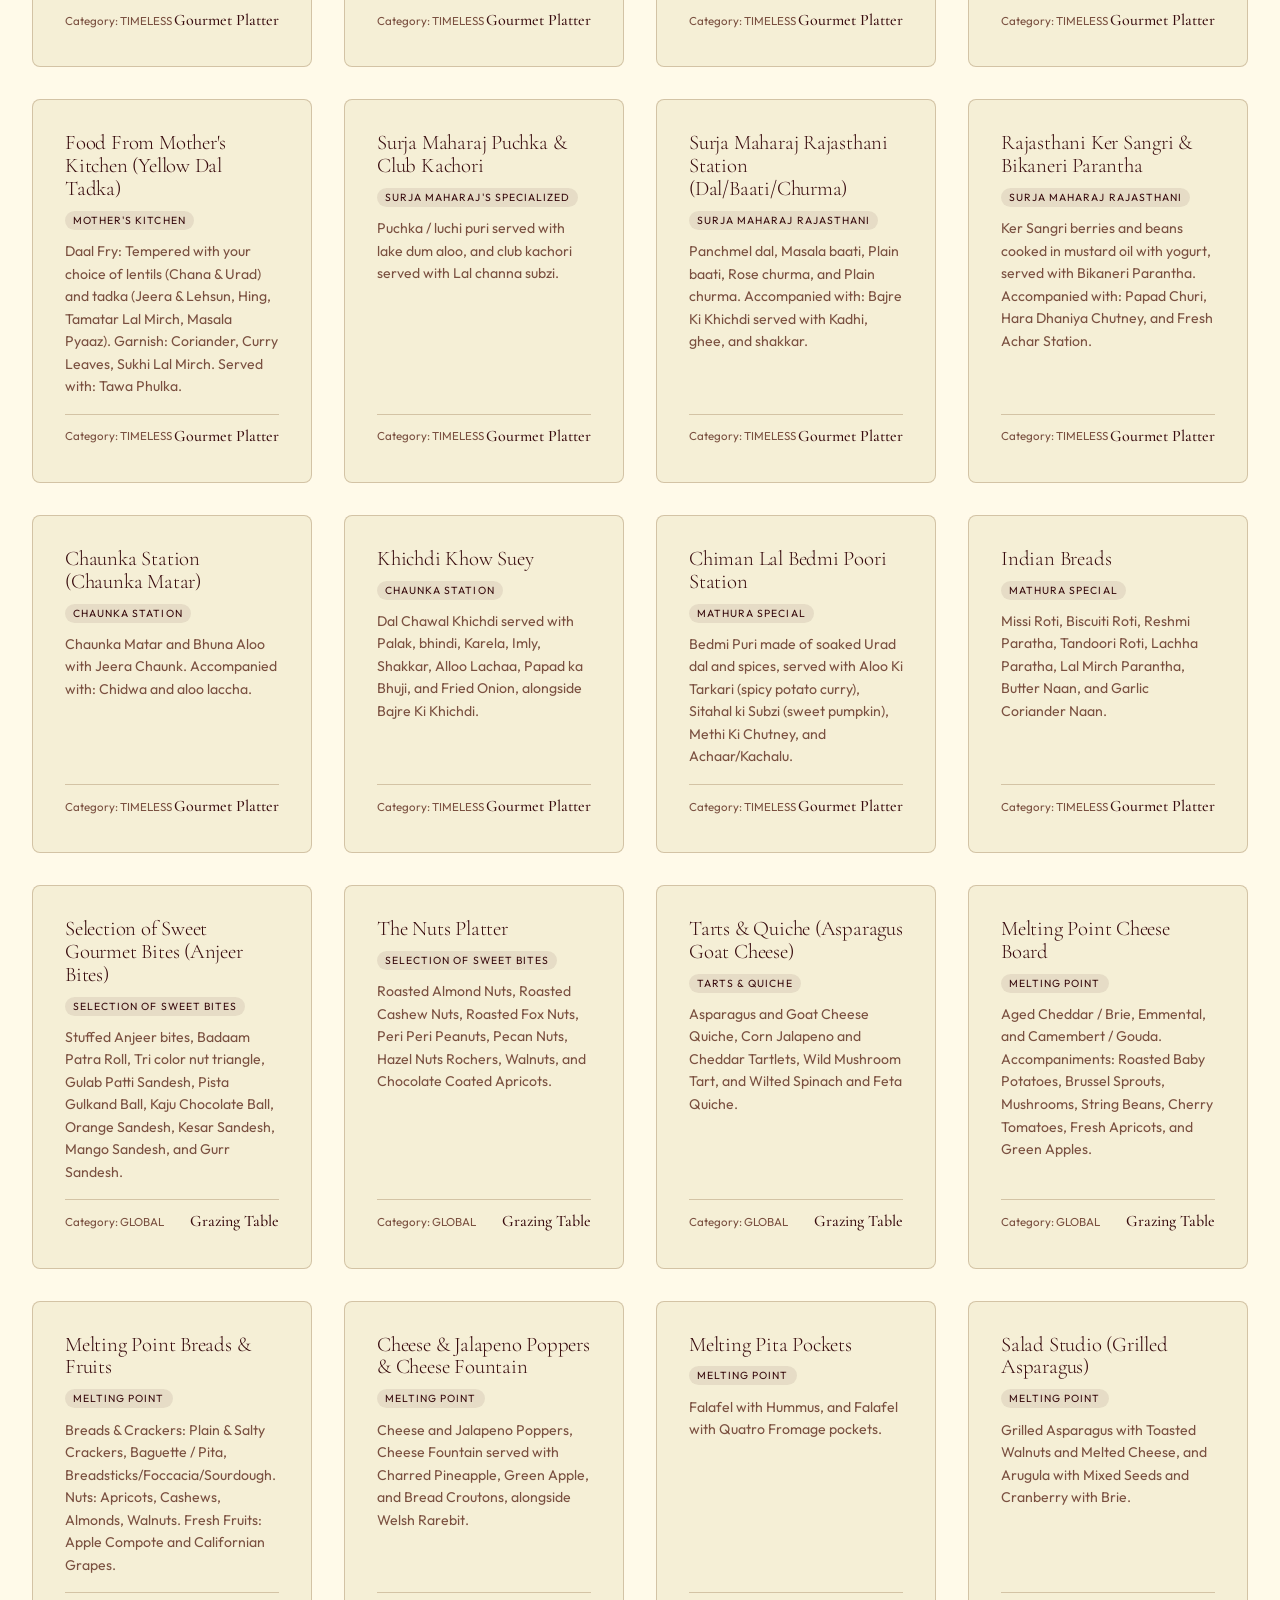
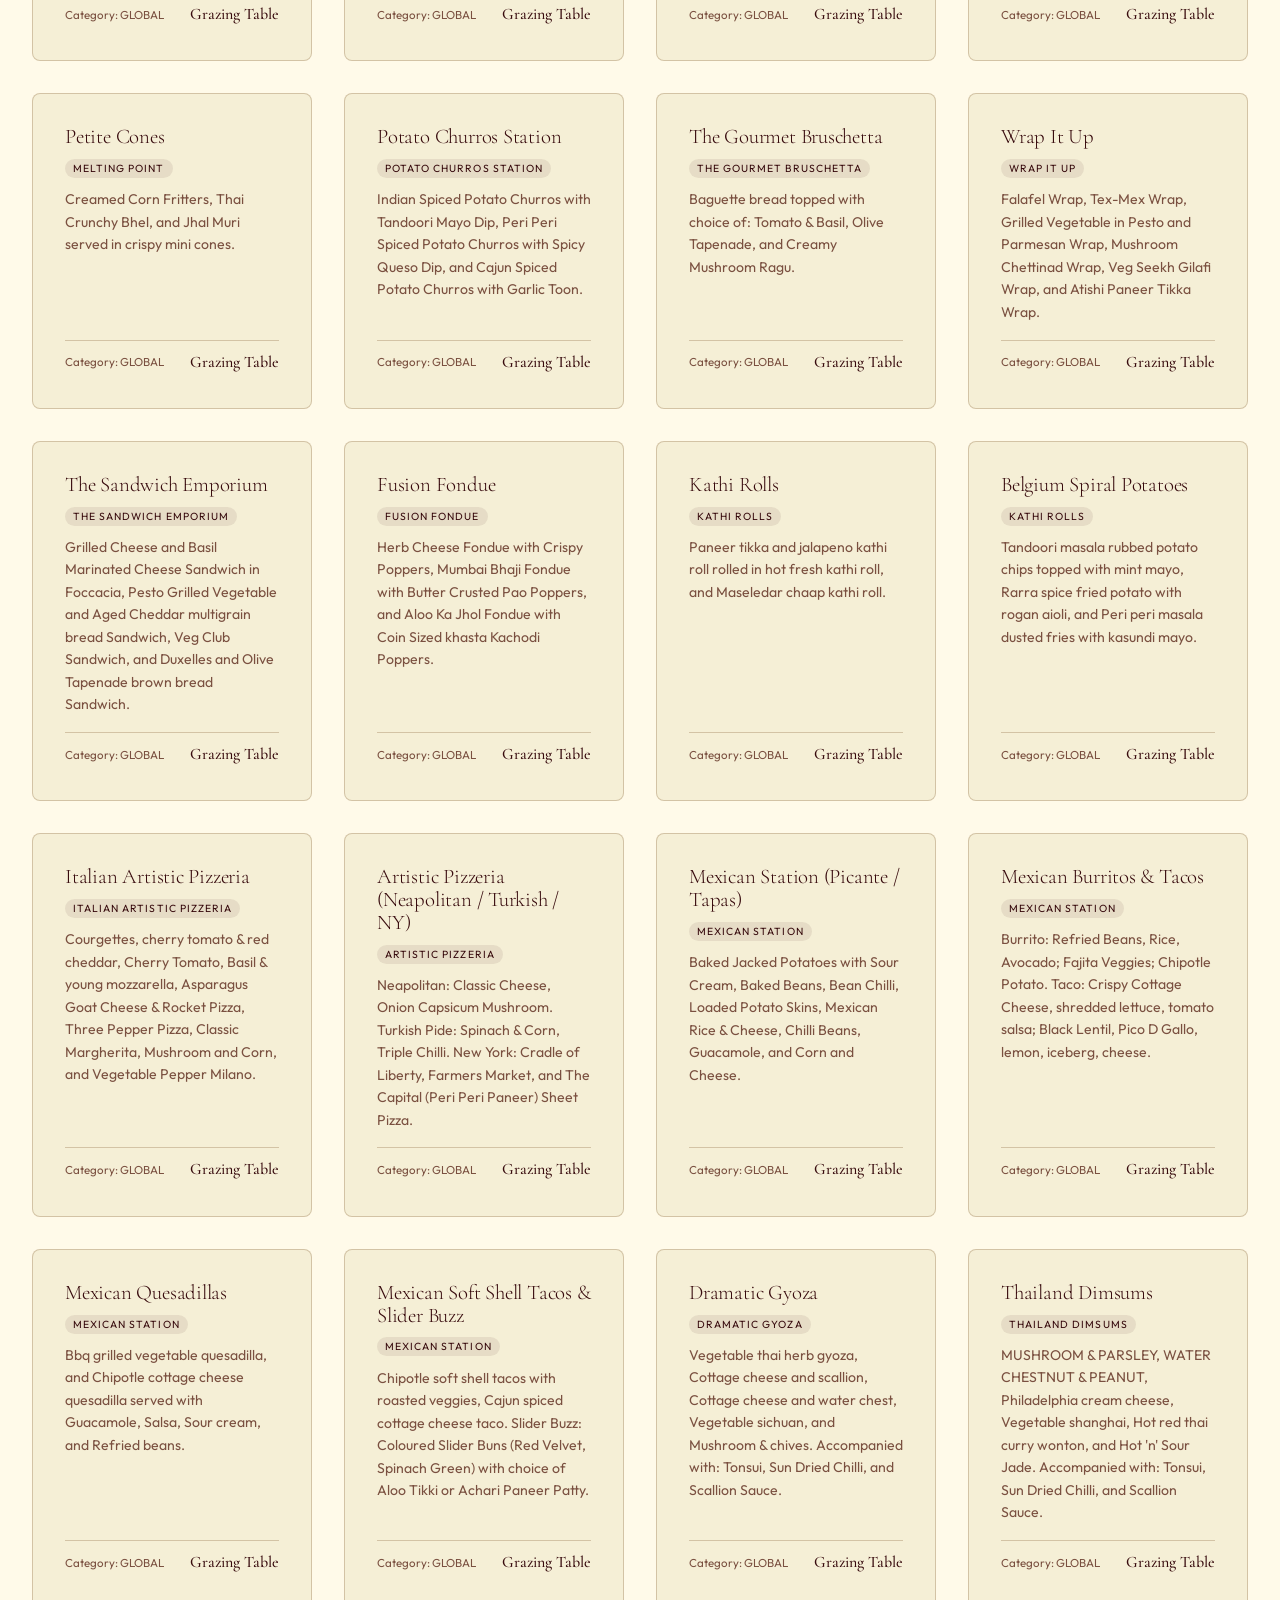
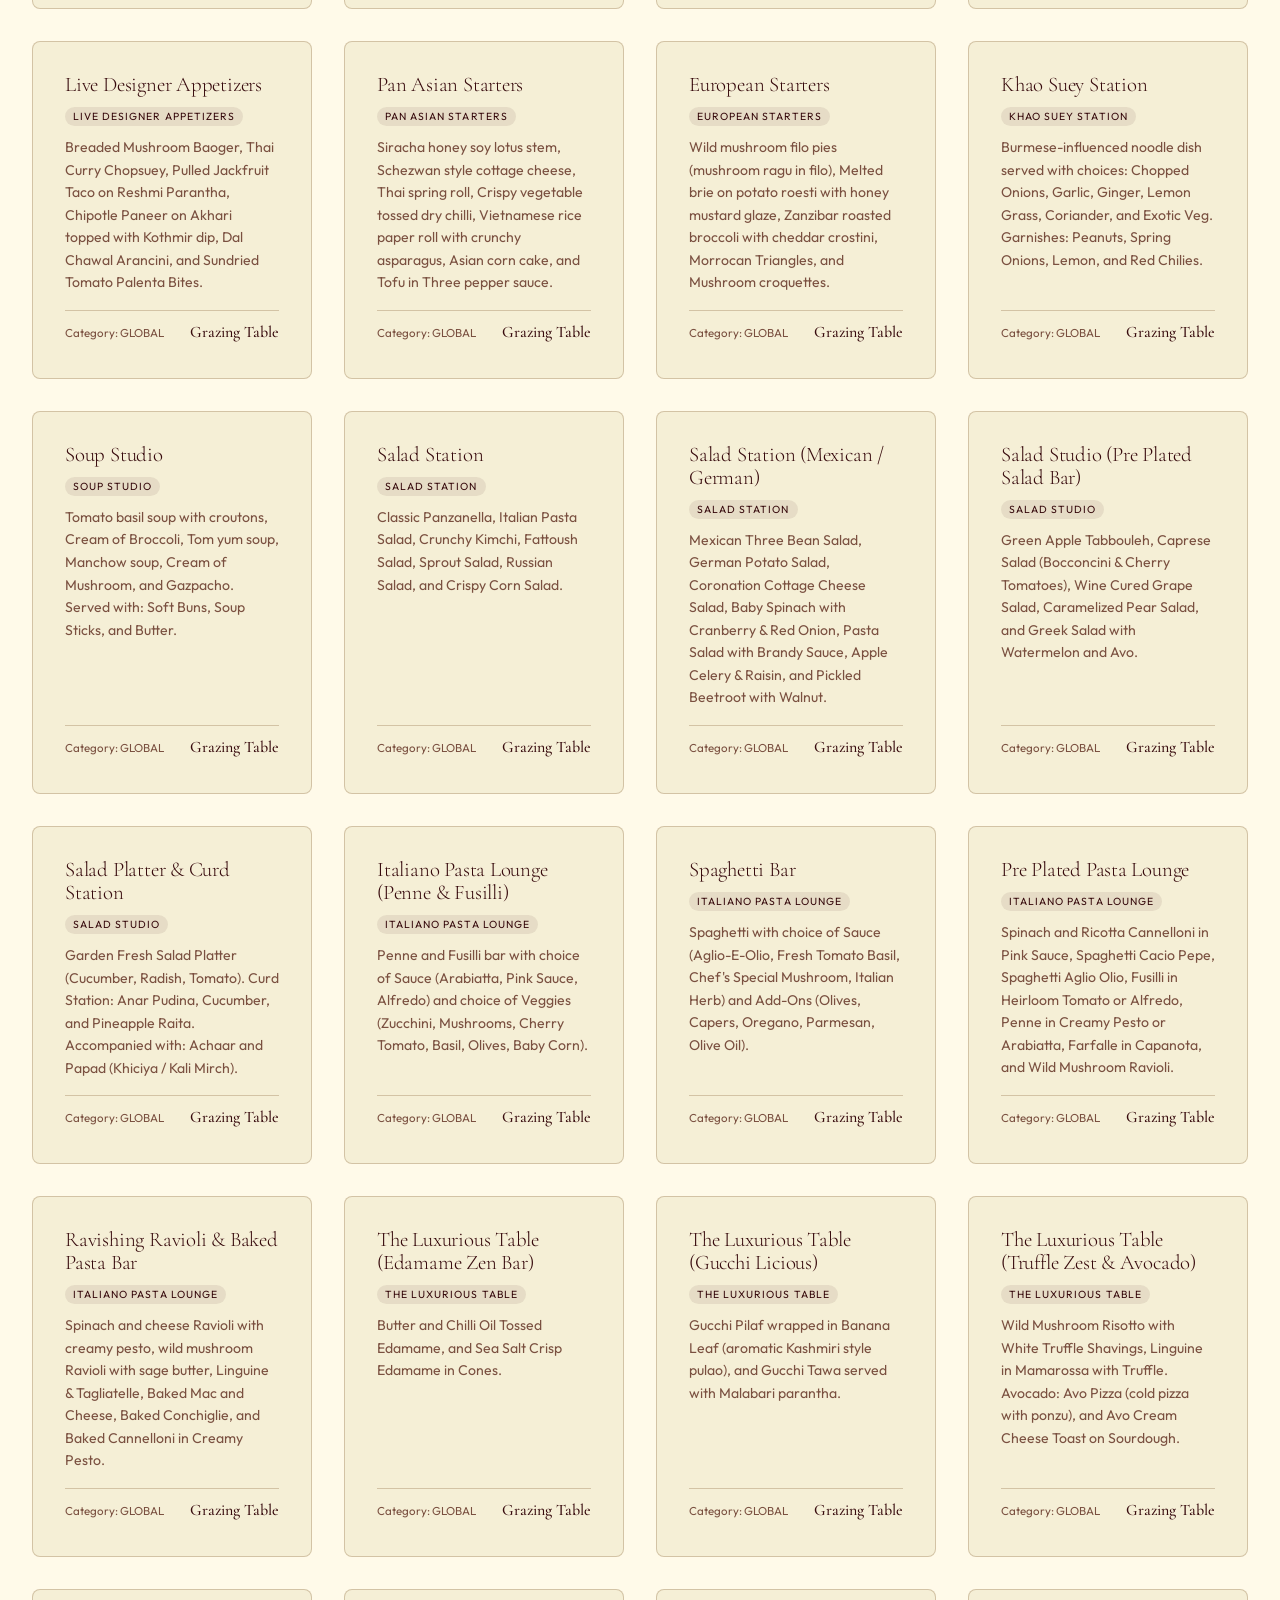
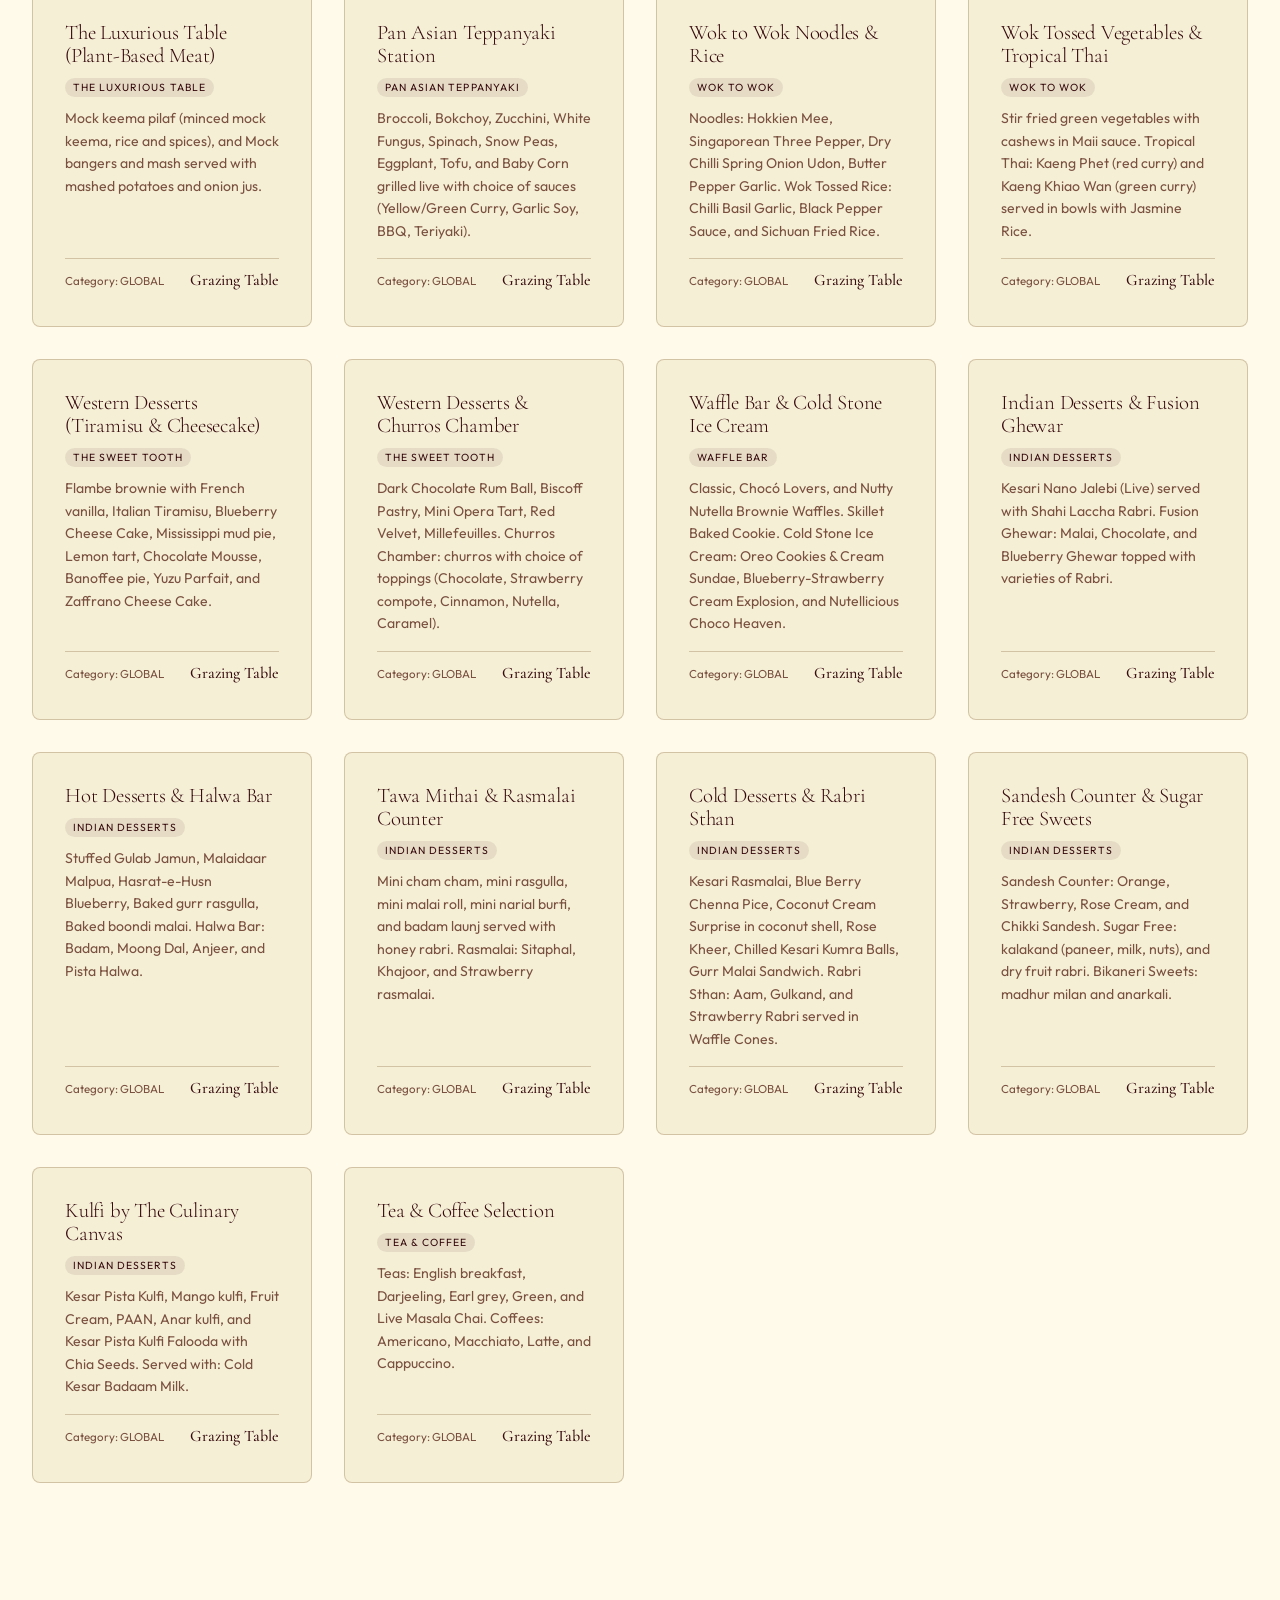
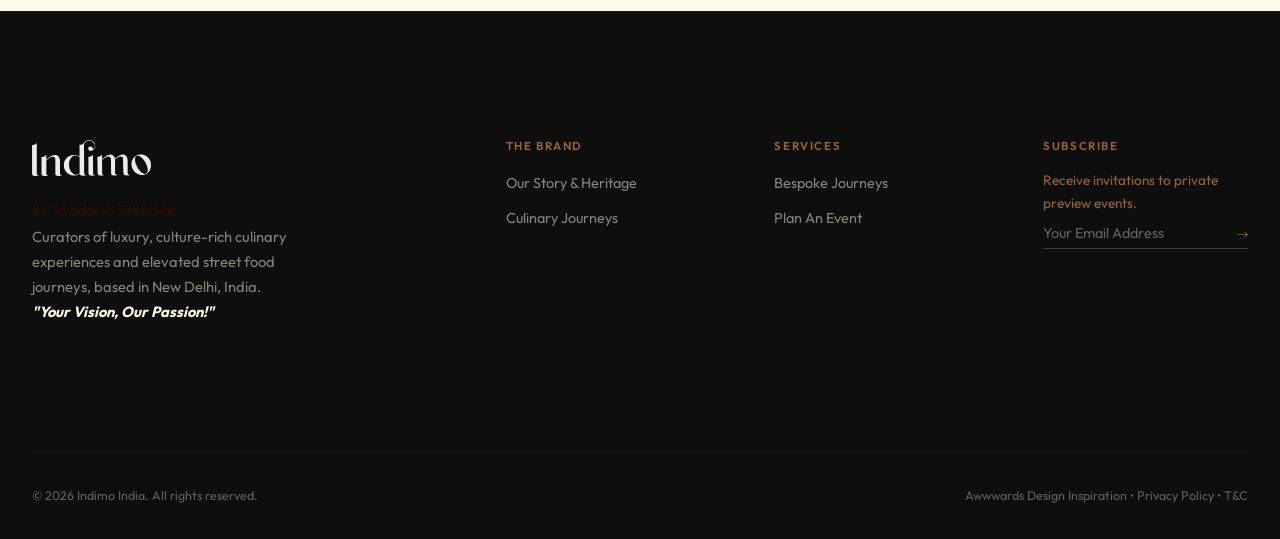
<file: menu.html>
<!DOCTYPE html>
<html lang="en">
<head>
  <meta charset="UTF-8">
  <meta name="viewport" content="width=device-width, initial-scale=1.0">
  <meta name="description" content="View The Culinary Canvas's dynamic menu collection featuring deconstructed street foods, molecular creations, and pairings.">
  <title>The Menu Ledger | The Culinary Canvas | Luxury Creations</title>
  <link rel="icon" type="image/svg+xml" href="data:image/svg+xml,<svg xmlns=%22http://www.w3.org/2000/svg%22 viewBox=%220 0 100 100%22><text y=%22.9em%22 font-size=%2290%22>✨</text></svg>">
  <link rel="stylesheet" href="css/variables.css">
  <link rel="stylesheet" href="css/layout.css">
  <link rel="stylesheet" href="css/components.css">
</head>
<body>

  <!-- Shutter Loading Screen -->
  <div id="loader-overlay">
    <div class="loader-content">
      <div class="loader-logo"><span>THE LEDGER</span></div>
      <div class="loader-bar-container">
        <div class="loader-bar"></div>
      </div>
      <div class="loader-number">0%</div>
    </div>
  </div>

  <main>
    <!-- Page Header -->
    <section class="section" style="padding-top: 160px; padding-bottom: var(--space-md); background-color: var(--color-champagne);">
      <div class="container" style="text-align: center; max-width: 800px;">
        <span class="editorial-subtitle">The Culinary Ledger</span>
        <h1 class="editorial-title" style="font-size: clamp(2.8rem, 6vw, 4.5rem);">Signature Creations</h1>
        <p class="editorial-paragraph" style="font-size: 1rem; color: var(--color-olive);">Search our dynamic culinary archive. Click on any creation to unlock beverage pairing notes, flavor profiles, and sensory layouts.</p>
      </div>
    </section>

    <!-- Search & Filters -->
    <section class="section" style="padding-top: var(--space-lg);">
      <div class="container">
        <!-- Interactive Search Bar -->
        <div class="menu-search-bar">
          <input type="text" id="menu-search" placeholder="Search by ingredient, country, or destination..." class="hover-target">
        </div>

        <!-- Category Buttons -->
        <div class="gallery-filters" style="margin-bottom: var(--space-lg);">
          <button class="filter-btn active hover-target" data-filter="all">All Creations</button>
          <button class="filter-btn hover-target" data-filter="indian">Indian Street Collective</button>
          <button class="filter-btn hover-target" data-filter="timeless">Timeless Tastes of India</button>
          <button class="filter-btn hover-target" data-filter="global">Global Street Food</button>
        </div>

        <!-- Active Items Count -->
        <div style="text-align: center; font-family: var(--font-sans); font-size: 0.85rem; color: var(--color-olive); margin-bottom: var(--space-lg);" id="menu-active-count">
          0 Creations
        </div>

        <!-- Render Target Grid -->
        <div class="menu-grid" id="menu-items-grid">
          <!-- Dynamic rendering from js/menu.js -->
        </div>
      </div>
    </section>
  </main>

  <script src="js/core.js"></script>
  <script src="js/menu.js"></script>
</body>
</html>
</file>
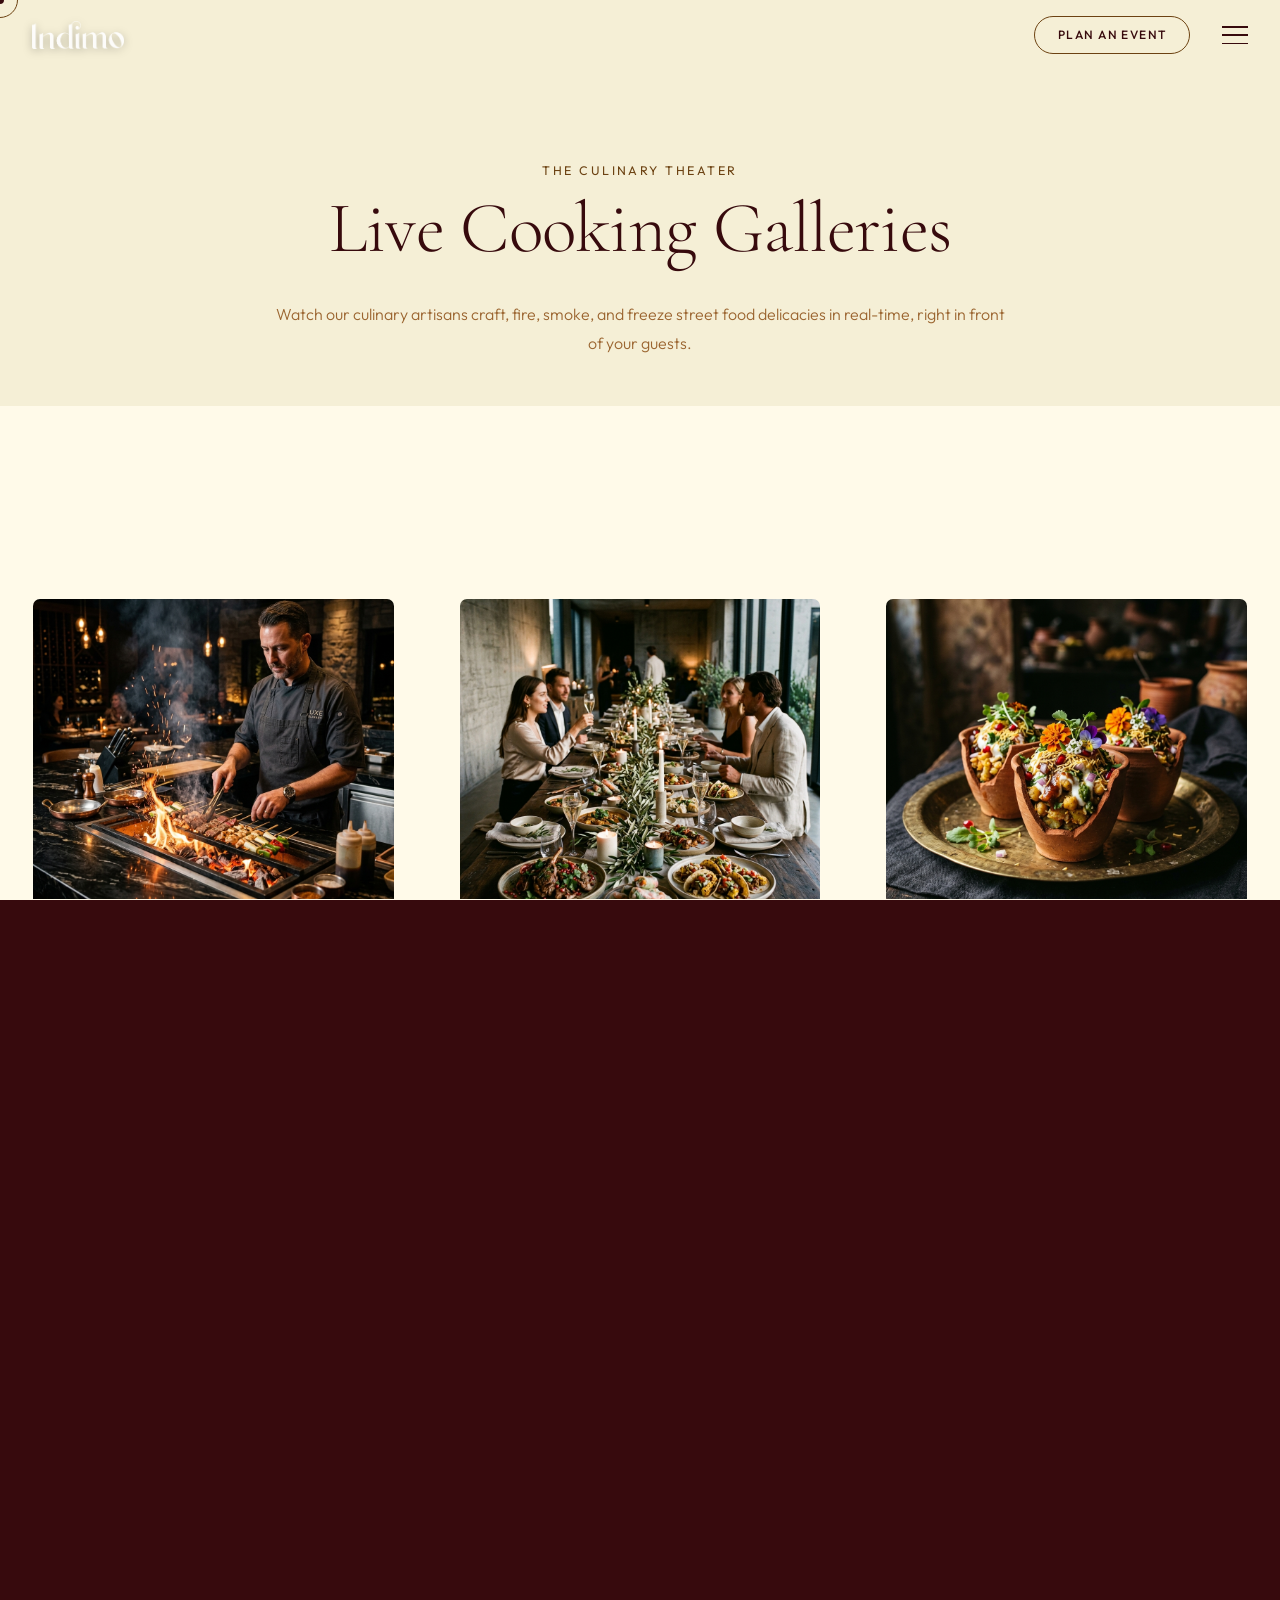
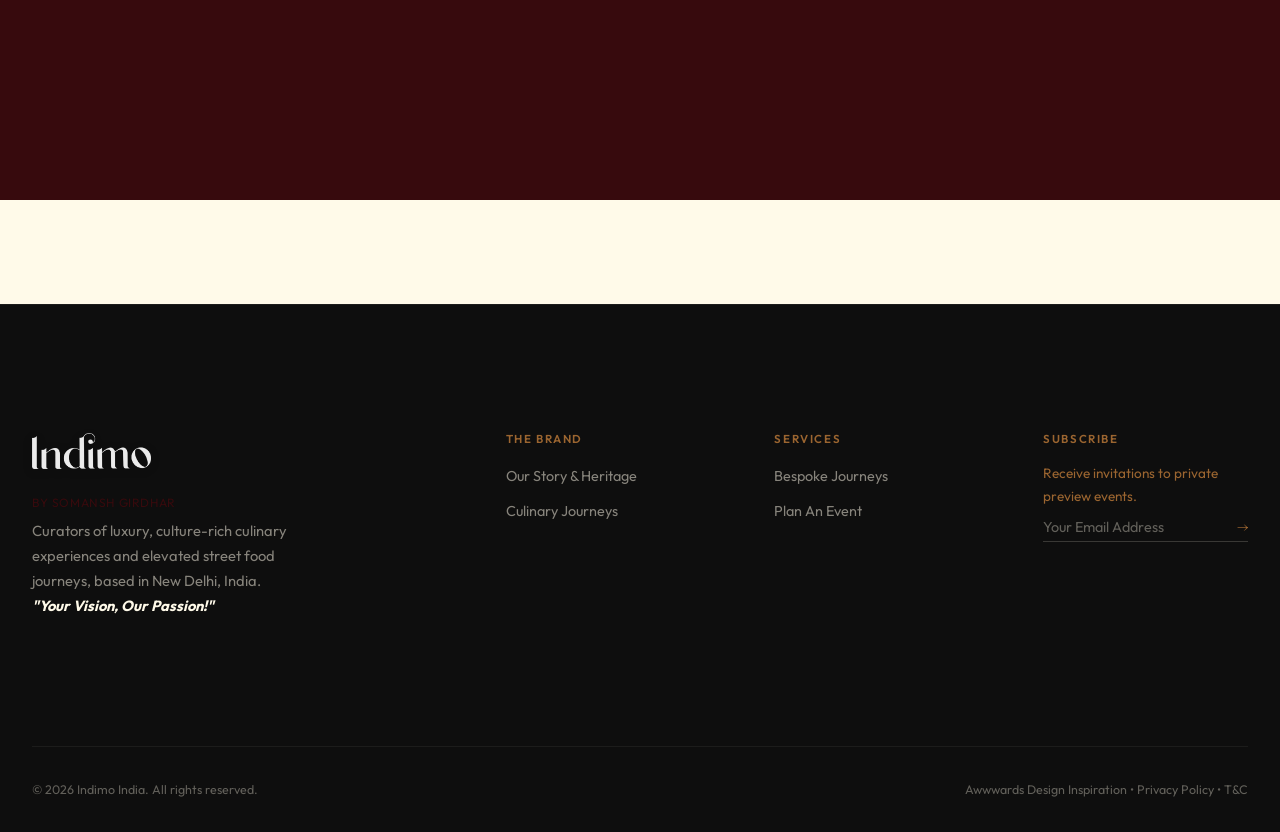
<file: stations.html>
<!DOCTYPE html>
<html lang="en">
<head>
  <meta charset="UTF-8">
  <meta name="viewport" content="width=device-width, initial-scale=1.0">
  <meta name="description" content="Explore Petite Fête's interactive live culinary stations featuring theatrical cooking, wood fires, and molecular setups.">
  <title>Live Experiential Stations | Petite Fête | Culinary Scenography</title>
  <link rel="icon" type="image/svg+xml" href="data:image/svg+xml,<svg xmlns=%22http://www.w3.org/2000/svg%22 viewBox=%220 0 100 100%22><text y=%22.9em%22 font-size=%2290%22>✨</text></svg>">
  <link rel="stylesheet" href="css/variables.css">
  <link rel="stylesheet" href="css/layout.css">
  <link rel="stylesheet" href="css/components.css">
</head>
<body>

  <!-- Shutter Loading Screen -->
  <div id="loader-overlay">
    <div class="loader-content">
      <div class="loader-logo"><span>LIVE STATIONS</span></div>
      <div class="loader-bar-container">
        <div class="loader-bar"></div>
      </div>
      <div class="loader-number">0%</div>
    </div>
  </div>

  <main>
    <!-- Page Header -->
    <section class="section" style="padding-top: 160px; padding-bottom: var(--space-lg); background-color: var(--color-champagne);">
      <div class="container" style="text-align: center; max-width: 800px;">
        <span class="editorial-subtitle">The Culinary Theater</span>
        <h1 class="editorial-title" style="font-size: clamp(2.8rem, 6vw, 4.5rem);">Live Cooking Galleries</h1>
        <p class="editorial-paragraph" style="font-size: 1rem; color: var(--color-olive);">Watch our culinary artisans craft, fire, smoke, and freeze street food delicacies in real-time, right in front of your guests.</p>
      </div>
    </section>

    <!-- Grid of Stations -->
    <section class="section">
      <div class="container">
        <div class="station-grid">

          <!-- 1. The Binchotan Hearth -->
          <div class="station-card">
            <div class="station-img-box">
              <img src="assets/images/live_station.png" alt="Binchotan white charcoal grill station" class="station-img">
            </div>
            <div class="station-info-box">
              <span class="station-tag">Charcoal & Embers</span>
              <h3 class="station-title">The Binchotan Hearth</h3>
              <p class="station-desc">Featuring Japanese white oak charcoal (binchotan) burning at extreme, smoke-free heat. Our chefs grill glaze-brushed Otoro tuna, A5 wagyu skewers, and local mushrooms live.</p>
            </div>
          </div>

          <!-- 2. The French Marble Gallery -->
          <div class="station-card">
            <div class="station-img-box">
              <img src="assets/images/hero_culinary.png" alt="Luxury French crêpe station setup" class="station-img">
            </div>
            <div class="station-info-box">
              <span class="station-tag">Marble & Gold</span>
              <h3 class="station-title">The Parisian Crêpe Studio</h3>
              <p class="station-desc">Set upon slab surfaces of solid Carrara marble. Buckwheat galettes are spun paper-thin, topped with premium sour cream and dollops of salted Royal Oscietra caviar.</p>
            </div>
          </div>

          <!-- 3. The Terracotta Clay Hearth -->
          <div class="station-card">
            <div class="station-img-box">
              <img src="assets/images/dest_banaras.png" alt="Clay pot chaat station" class="station-img">
            </div>
            <div class="station-info-box">
              <span class="station-tag">Clay & Spices</span>
              <h3 class="station-title">The Banaras Chaat Gallery</h3>
              <p class="station-desc">A highly interactive station using hand-thrown organic clay pots. Chefs layer, smash, and season deconstructed street chaat customized to every guest's flavor profile.</p>
            </div>
          </div>

          <!-- 4. The Molecular Cold Lab -->
          <div class="station-card">
            <div class="station-img-box">
              <img src="assets/images/corporate_cocktail.png" alt="Liquid nitrogen culinary station" class="station-img">
            </div>
            <div class="station-info-box">
              <span class="station-tag">Nitrogen & Vapor</span>
              <h3 class="station-title">The Cryo-Sensory Laboratory</h3>
              <p class="station-desc">A striking, metallic molecular gastronomy bar. Watch gazpacho spheres, sweet yogurt droplets, and herbal oils flash-frozen instantly in liquid nitrogen vapors.</p>
            </div>
          </div>

          <!-- 5. The Mughal Clay Tandoors -->
          <div class="station-card">
            <div class="station-img-box">
              <img src="assets/images/dest_agra.png" alt="Mughal sheermal and flatbreads station" class="station-img">
            </div>
            <div class="station-info-box">
              <span class="station-tag">Fire Clay Wall</span>
              <h3 class="station-title">The Agra Fort Tandoors</h3>
              <p class="station-desc">Traditional clay ovens styled with contemporary hammered copper detailing. Flatbreads like saffron sheermal and butter rotis are baked directly on the clay walls and pulled fresh.</p>
            </div>
          </div>

          <!-- 6. The Comal Blue Masa Station -->
          <div class="station-card">
            <div class="station-img-box">
              <img src="assets/images/wedding_banquet.png" alt="Oaxacan blue corn comal station" class="station-img">
            </div>
            <div class="station-info-box">
              <span class="station-tag">Maize & Firewood</span>
              <h3 class="station-title">The Oaxacan Masa Hearth</h3>
              <p class="station-desc">Chefs hand-press heirloom blue corn masa and toast it on clay griddles (comals) over oak logs, finishing with melted quesillo cheese, dark mole, and sliced flank steak.</p>
            </div>
          </div>

        </div>
      </div>
    </section>
  </main>

  <script src="js/core.js"></script>
</body>
</html>
</file>
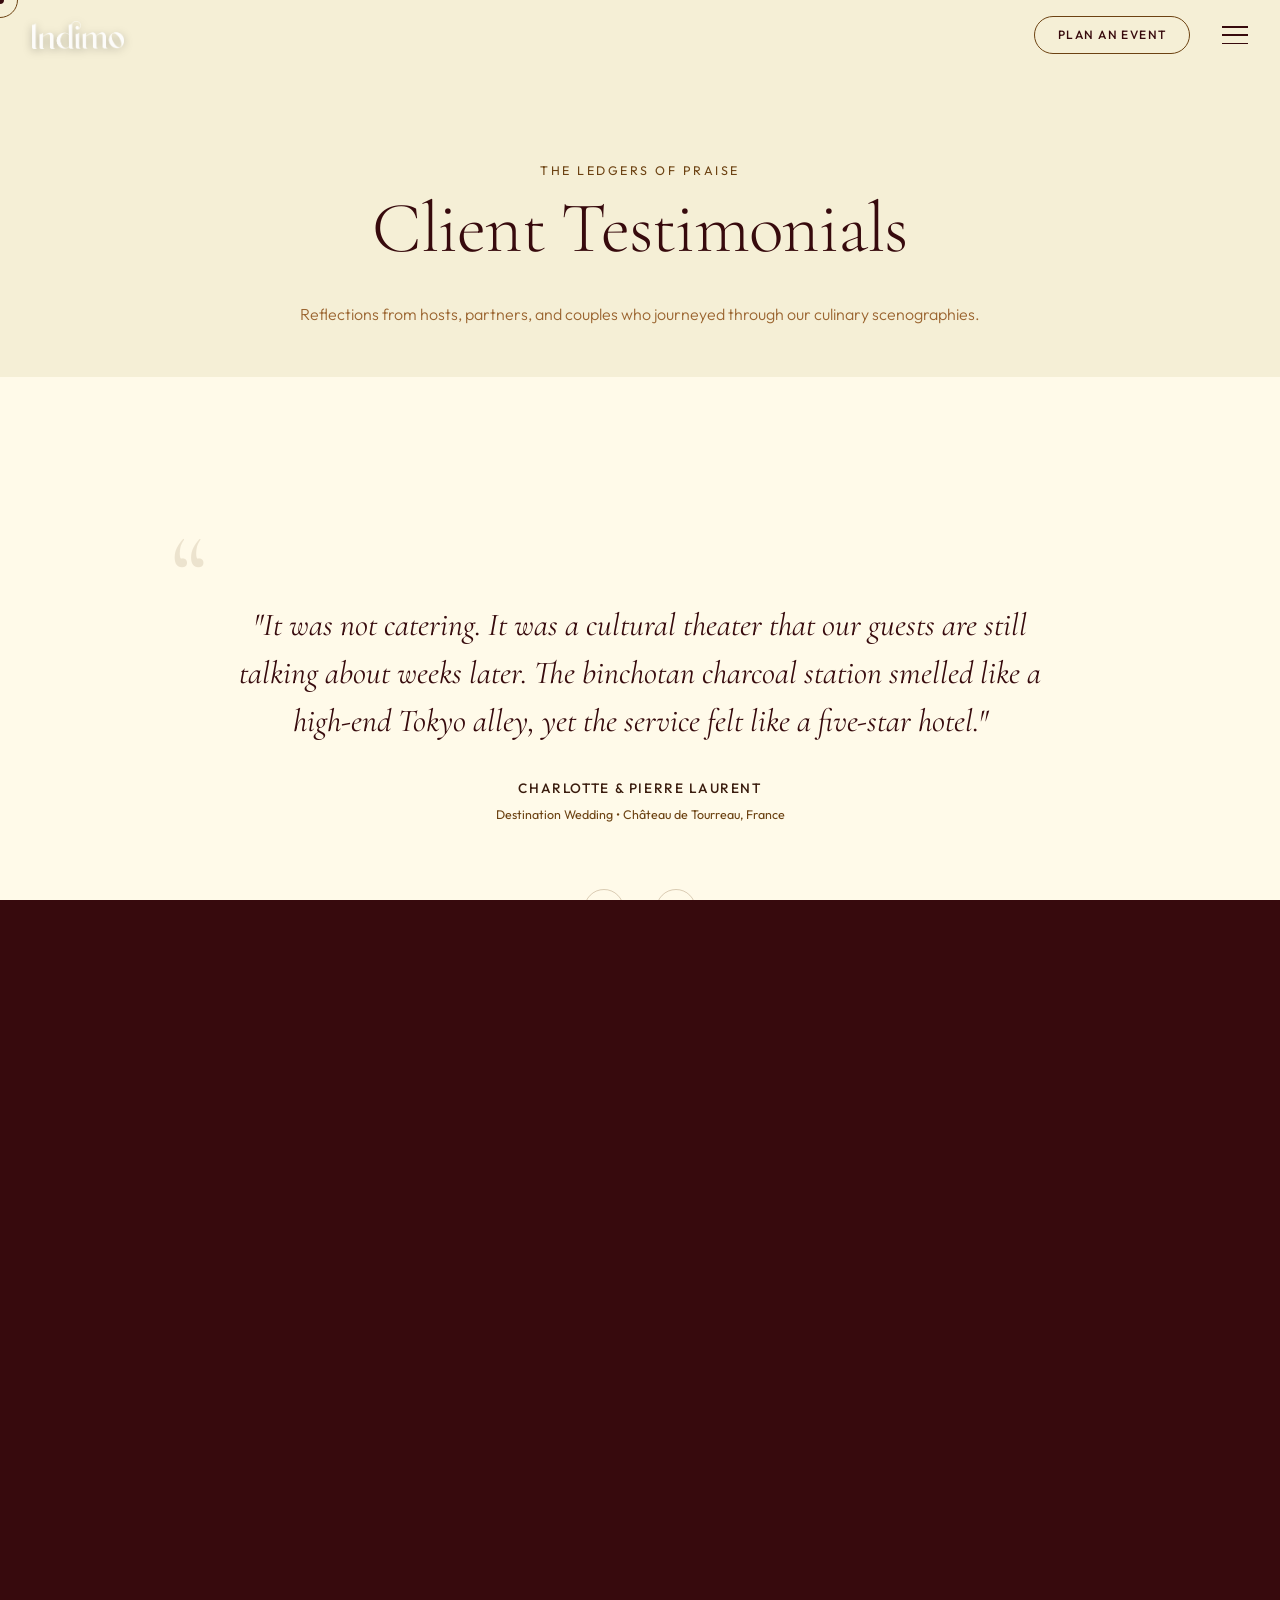
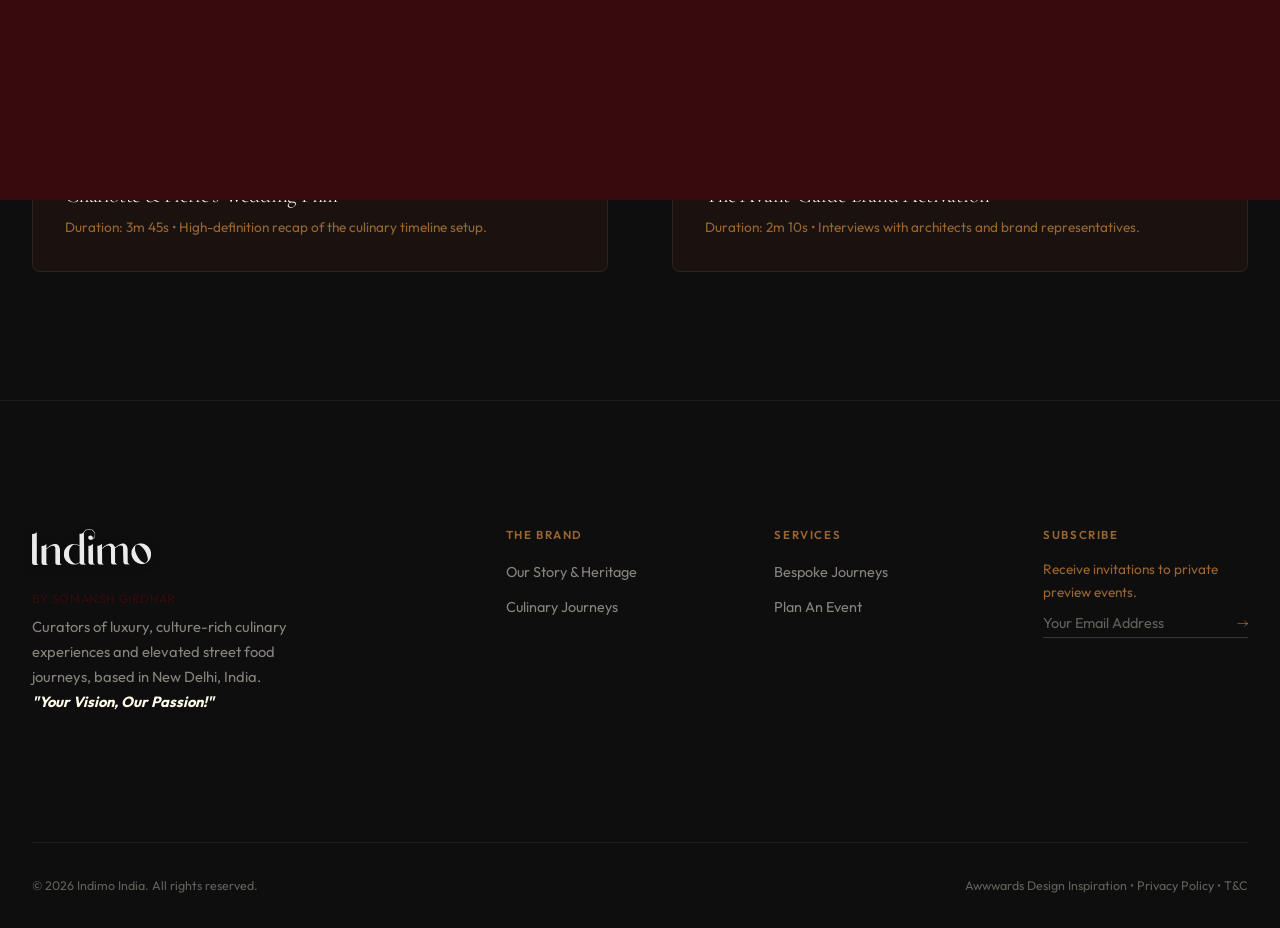
<file: testimonials.html>
<!DOCTYPE html>
<html lang="en">
<head>
  <meta charset="UTF-8">
  <meta name="viewport" content="width=device-width, initial-scale=1.0">
  <meta name="description" content="Read client testimonials and watch video diaries of luxury culinary experiences curated by Petite Fête.">
  <title>Client Stories | Petite Fête | Luxury Reviews</title>
  <link rel="icon" type="image/svg+xml" href="data:image/svg+xml,<svg xmlns=%22http://www.w3.org/2000/svg%22 viewBox=%220 0 100 100%22><text y=%22.9em%22 font-size=%2290%22>✨</text></svg>">
  <link rel="stylesheet" href="css/variables.css">
  <link rel="stylesheet" href="css/layout.css">
  <link rel="stylesheet" href="css/components.css">
</head>
<body>

  <!-- Shutter Loading Screen -->
  <div id="loader-overlay">
    <div class="loader-content">
      <div class="loader-logo"><span>CLIENT DIARIES</span></div>
      <div class="loader-bar-container">
        <div class="loader-bar"></div>
      </div>
      <div class="loader-number">0%</div>
    </div>
  </div>

  <main>
    <!-- Page Header -->
    <section class="section" style="padding-top: 160px; padding-bottom: var(--space-lg); background-color: var(--color-champagne);">
      <div class="container" style="text-align: center; max-width: 800px;">
        <span class="editorial-subtitle">The Ledgers of Praise</span>
        <h1 class="editorial-title" style="font-size: clamp(2.8rem, 6vw, 4.5rem);">Client Testimonials</h1>
        <p class="editorial-paragraph" style="font-size: 1rem; color: var(--color-olive);">Reflections from hosts, partners, and couples who journeyed through our culinary scenographies.</p>
      </div>
    </section>

    <!-- Slider Section -->
    <section class="section">
      <div class="container">
        <div class="testimonial-wrapper">
          <div class="testimonial-quote-icon">“</div>
          
          <div class="testimonial-slider" id="testimonial-slider">
            <!-- Slide 1 -->
            <div class="testimonial-slide active">
              <p class="testimonial-quote">"It was not catering. It was a cultural theater that our guests are still talking about weeks later. The binchotan charcoal station smelled like a high-end Tokyo alley, yet the service felt like a five-star hotel."</p>
              <div class="testimonial-client">Charlotte & Pierre Laurent</div>
              <div class="testimonial-event-type">Destination Wedding • Château de Tourreau, France</div>
            </div>

            <!-- Slide 2 -->
            <div class="testimonial-slide">
              <p class="testimonial-quote">"We partnered with Petite Fête for our product launch during Paris Design Week. The food styling matched the color values of our travertine furniture perfectly. Absolute design integrity."</p>
              <div class="testimonial-client">Marcus Sterling, Creative Director</div>
              <div class="testimonial-event-type">Brand Activation • Sterling Design Group</div>
            </div>

            <!-- Slide 3 -->
            <div class="testimonial-slide">
              <p class="testimonial-quote">"Deconstructed Banarasi chaat served in clay kulhads on brass trays at a wedding in Ibiza... our guests were completely blown away. Aarav & Elena designed a sensory masterpiece."</p>
              <div class="testimonial-client">Siddharth & Rhea Malhotra</div>
              <div class="testimonial-event-type">Sunset Celebration • Private Estate, Ibiza</div>
            </div>
          </div>

          <!-- Navigation -->
          <div class="testimonial-nav">
            <button class="testimonial-nav-btn hover-target" id="prev-slide" aria-label="Previous Slide">←</button>
            <button class="testimonial-nav-btn hover-target" id="next-slide" aria-label="Next Slide">→</button>
          </div>
        </div>
      </div>
    </section>

    <!-- Video Testimonial Capsules -->
    <section class="section section-dark">
      <div class="container">
        <div style="text-align: center; max-width: 600px; margin: 0 auto var(--space-xl) auto;">
          <span class="editorial-subtitle" style="color: var(--color-terracotta);">Cinematic Reels</span>
          <h2 class="editorial-title" style="color: var(--color-ivory);">Film Diaries</h2>
          <p class="editorial-paragraph" style="color: var(--color-olive);">Behind-the-scenes interviews with hosts and organizers, captured live during event wrap-ups.</p>
        </div>

        <div class="station-grid">
          <!-- Video 1 -->
          <div class="station-card" style="background-color: var(--color-charcoal-light); cursor: pointer;" onclick="alert('Playing Cinematic Diary capsule #01...');">
            <div class="station-img-box">
              <img src="assets/images/wedding_banquet.png" alt="Wedding video reel cover" class="station-img" style="filter: grayscale(1); opacity: 0.7;">
              <!-- Play overlay -->
              <div style="position: absolute; top: 50%; left: 50%; transform: translate(-50%, -50%); width: 60px; height: 60px; border: 1px solid var(--color-ivory); border-radius: 50%; display: flex; justify-content: center; align-items: center; background-color: rgba(26,26,26,0.3);">
                <span style="color: var(--color-ivory); font-size: 1.2rem; margin-left: 4px;">▶</span>
              </div>
            </div>
            <div class="station-info-box" style="color: var(--color-ivory);">
              <span class="station-tag">Château de Tourreau</span>
              <h3 class="station-title" style="font-size: 1.3rem;">Charlotte & Pierre's Wedding Film</h3>
              <p class="station-desc" style="color: var(--color-olive); font-size: 0.85rem;">Duration: 3m 45s • High-definition recap of the culinary timeline setup.</p>
            </div>
          </div>

          <!-- Video 2 -->
          <div class="station-card" style="background-color: var(--color-charcoal-light); cursor: pointer;" onclick="alert('Playing Cinematic Diary capsule #02...');">
            <div class="station-img-box">
              <img src="assets/images/corporate_cocktail.png" alt="Corporate cocktail video reel cover" class="station-img" style="filter: grayscale(1); opacity: 0.7;">
              <!-- Play overlay -->
              <div style="position: absolute; top: 50%; left: 50%; transform: translate(-50%, -50%); width: 60px; height: 60px; border: 1px solid var(--color-ivory); border-radius: 50%; display: flex; justify-content: center; align-items: center; background-color: rgba(26,26,26,0.3);">
                <span style="color: var(--color-ivory); font-size: 1.2rem; margin-left: 4px;">▶</span>
              </div>
            </div>
            <div class="station-info-box" style="color: var(--color-ivory);">
              <span class="station-tag">Milan Design Week</span>
              <h3 class="station-title" style="font-size: 1.3rem;">The Avant-Garde Brand Activation</h3>
              <p class="station-desc" style="color: var(--color-olive); font-size: 0.85rem;">Duration: 2m 10s • Interviews with architects and brand representatives.</p>
            </div>
          </div>
        </div>
      </div>
    </section>
  </main>

  <script src="js/core.js"></script>
  <script>
    // Slider Navigation Script
    document.addEventListener('DOMContentLoaded', () => {
      const slides = document.querySelectorAll('.testimonial-slide');
      let currentIndex = 0;

      const showSlide = (index) => {
        slides.forEach(s => s.classList.remove('active'));
        slides[index].classList.add('active');
      };

      document.getElementById('prev-slide').addEventListener('click', () => {
        currentIndex = (currentIndex - 1 + slides.length) % slides.length;
        showSlide(currentIndex);
      });

      document.getElementById('next-slide').addEventListener('click', () => {
        currentIndex = (currentIndex + 1) % slides.length;
        showSlide(currentIndex);
      });
    });
  </script>
</body>
</html>
</file>
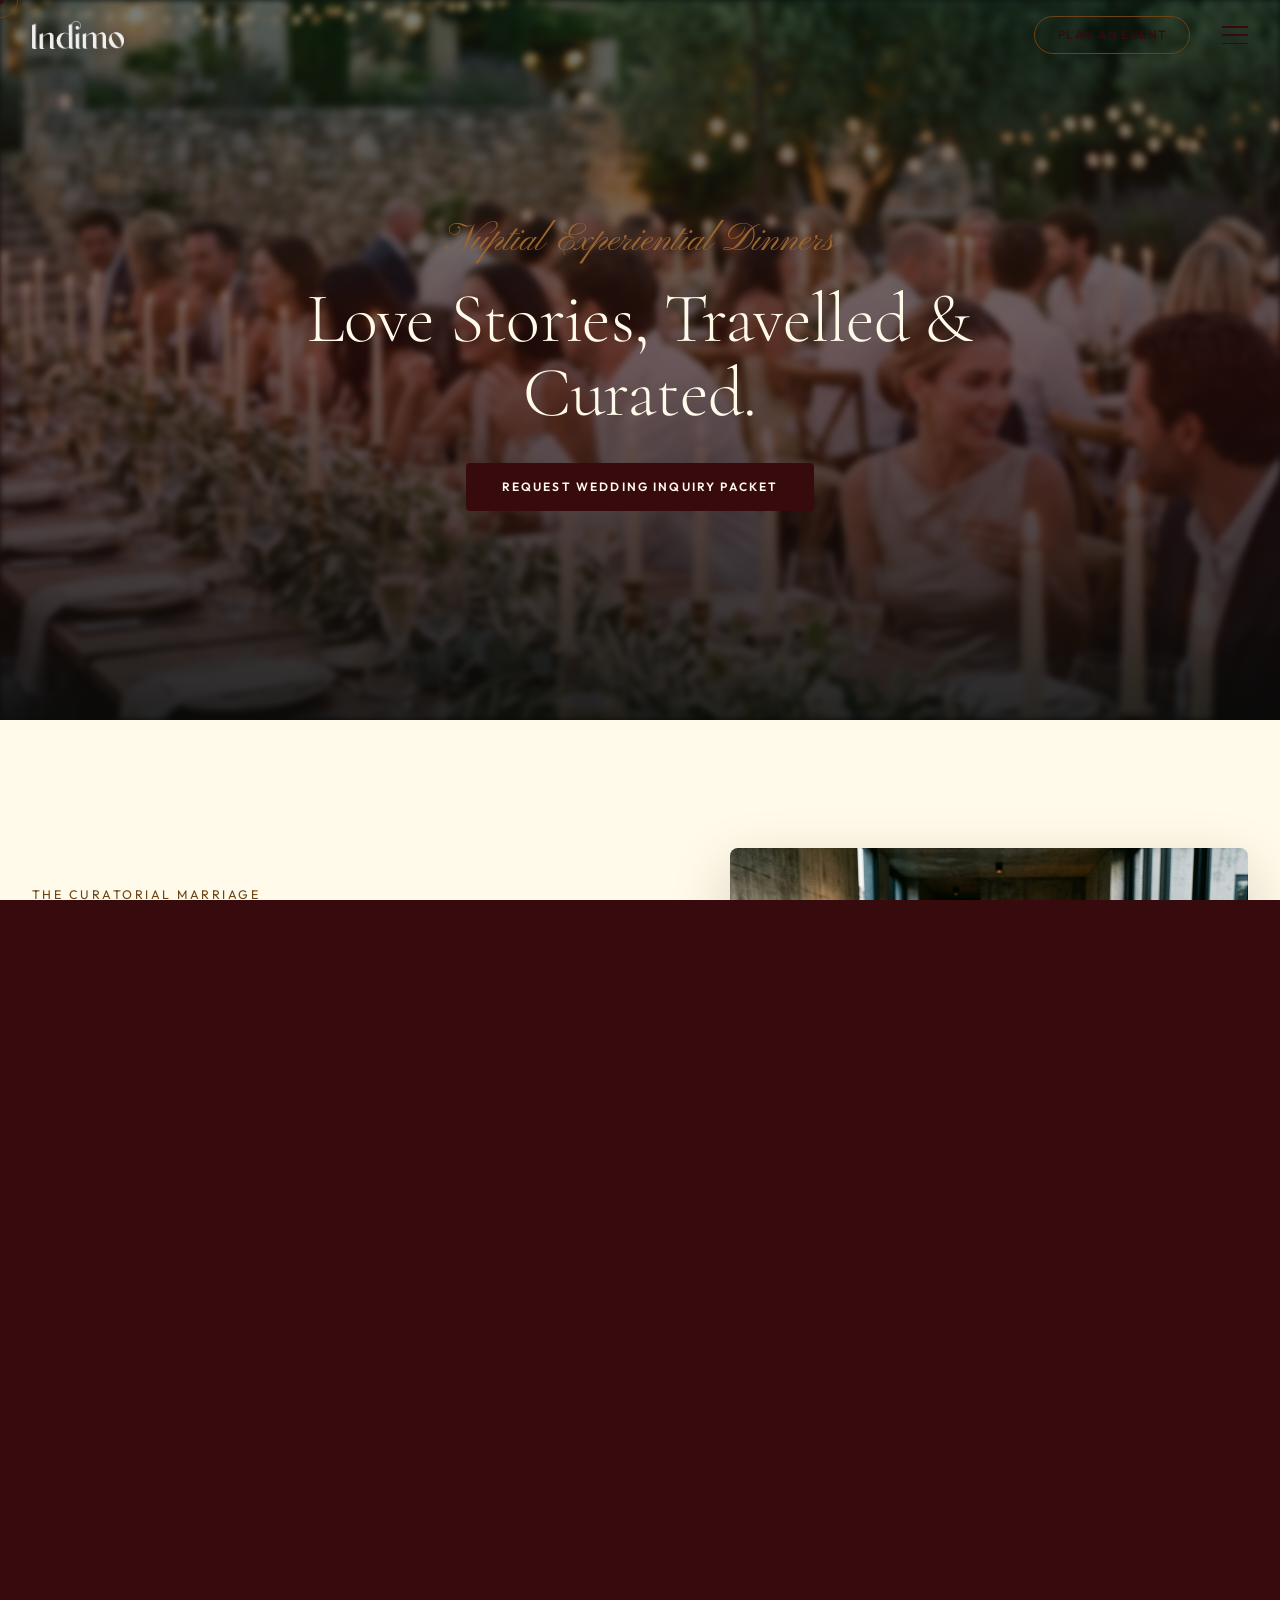
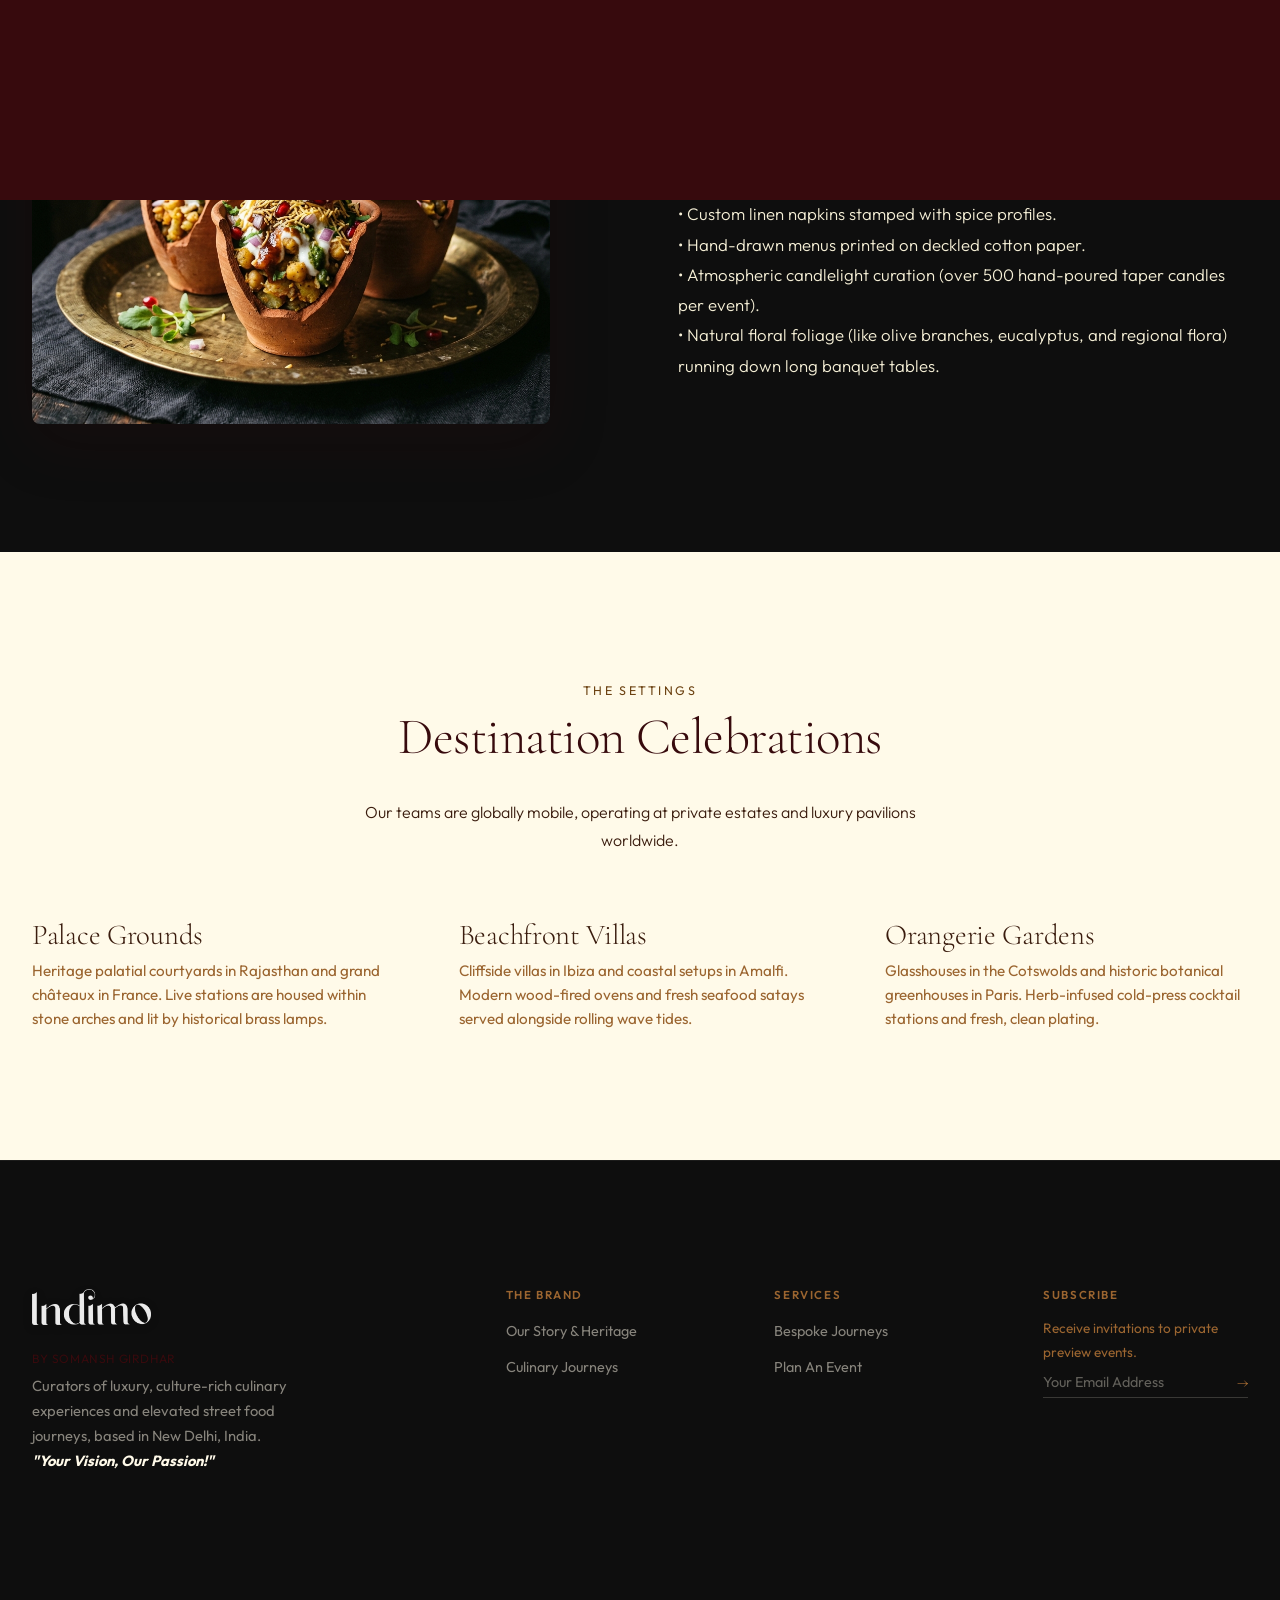
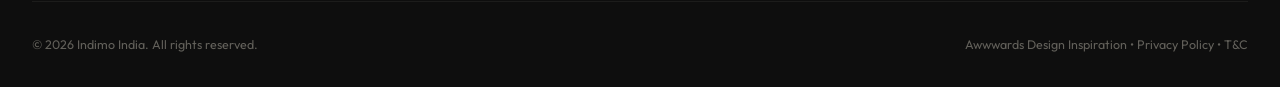
<file: weddings.html>
<!DOCTYPE html>
<html lang="en">
<head>
  <meta charset="UTF-8">
  <meta name="viewport" content="width=device-width, initial-scale=1.0">
  <meta name="description" content="Discover Petite Fête's bespoke wedding dining experiences and destination wedding catering services.">
  <title>Experiential Weddings | Petite Fête | Luxury Wedding Catering</title>
  <link rel="icon" type="image/svg+xml" href="data:image/svg+xml,<svg xmlns=%22http://www.w3.org/2000/svg%22 viewBox=%220 0 100 100%22><text y=%22.9em%22 font-size=%2290%22>✨</text></svg>">
  <link rel="stylesheet" href="css/variables.css">
  <link rel="stylesheet" href="css/layout.css">
  <link rel="stylesheet" href="css/components.css">
</head>
<body>

  <!-- Shutter Loading Screen -->
  <div id="loader-overlay">
    <div class="loader-content">
      <div class="loader-logo"><span>WEDDINGS</span></div>
      <div class="loader-bar-container">
        <div class="loader-bar"></div>
      </div>
      <div class="loader-number">0%</div>
    </div>
  </div>

  <main>
    <!-- Fullscreen Wedding Hero Banner -->
    <section class="hero-wrapper" style="height: 80vh;">
      <img src="assets/images/wedding_banquet.png" alt="Luxury editorial wedding reception banquet" class="hero-bg-media">
      <div class="hero-overlay"></div>
      <div class="hero-content">
        <p class="hero-tagline">Nuptial Experiential Dinners</p>
        <h1 class="hero-title" style="font-size: clamp(2.5rem, 5.5vw, 4.5rem);">Love Stories, Travelled & Curated.</h1>
        <div class="hero-cta">
          <a href="contact.html" class="btn-luxury-solid hover-target">Request Wedding Inquiry Packet</a>
        </div>
      </div>
    </section>

    <!-- Narrative Section -->
    <section class="section">
      <div class="container">
        <div class="editorial-split" style="grid-template-columns: 1.1fr 0.9fr;">
          <div class="editorial-text">
            <span class="editorial-subtitle">The Curatorial Marriage</span>
            <h2 class="editorial-title">Your Travel Timeline, Cooked Live.</h2>
            <p class="editorial-paragraph">A wedding feast shouldn't be a generic chicken-or-fish banquet. It should reflect your history. If you met in London, had your first date in Delhi, and got engaged in Tokyo, your menu should tell that story.</p>
            <p class="editorial-paragraph">We design bespoke culinary timelines mapping the couple's travel memoirs. Guests travel through your personal history, tasting the street delicacies that shaped your lives together, refined into a Michelin-inspired visual spectacle.</p>
          </div>
          <div class="editorial-image-container">
            <img src="assets/images/hero_culinary.png" alt="Atmospheric food table layout" class="editorial-image">
          </div>
        </div>
      </div>
    </section>

    <!-- Table Scenography Detail -->
    <section class="section section-dark">
      <div class="container">
        <div class="editorial-split" style="grid-template-columns: 0.9fr 1.1fr;">
          <div class="editorial-image-container">
            <img src="assets/images/dest_banaras.png" alt="Terracotta artisanal styling" class="editorial-image">
          </div>
          <div class="editorial-text" style="padding-left: var(--space-xl); padding-right: 0;">
            <span class="editorial-subtitle" style="color: var(--color-terracotta);">Scenography</span>
            <h2 class="editorial-title" style="color: var(--color-ivory);">Bespoke Table Landscapes</h2>
            <p class="editorial-paragraph" style="color: var(--color-champagne);">We coordinate with wedding designers to build dining structures that harmonize with the menu. We design:
              <br><br>
              • Custom linen napkins stamped with spice profiles.
              <br>
              • Hand-drawn menus printed on deckled cotton paper.
              <br>
              • Atmospheric candlelight curation (over 500 hand-poured taper candles per event).
              <br>
              • Natural floral foliage (like olive branches, eucalyptus, and regional flora) running down long banquet tables.
            </p>
          </div>
        </div>
      </div>
    </section>

    <!-- Destination Weddings info cards -->
    <section class="section">
      <div class="container">
        <div style="text-align: center; max-width: 600px; margin: 0 auto var(--space-xl) auto;">
          <span class="editorial-subtitle">The Settings</span>
          <h2 class="editorial-title">Destination Celebrations</h2>
          <p class="editorial-paragraph" style="font-size: 1rem;">Our teams are globally mobile, operating at private estates and luxury pavilions worldwide.</p>
        </div>

        <div style="display: grid; grid-template-columns: repeat(auto-fit, minmax(280px, 1fr)); gap: var(--space-xl);">
          <div>
            <h3 style="font-family: var(--font-serif); font-size: 1.8rem; margin-bottom: var(--space-sm);">Palace Grounds</h3>
            <p style="font-family: var(--font-sans); font-size: 0.95rem; color: var(--color-olive); line-height: 1.6;">Heritage palatial courtyards in Rajasthan and grand châteaux in France. Live stations are housed within stone arches and lit by historical brass lamps.</p>
          </div>

          <div>
            <h3 style="font-family: var(--font-serif); font-size: 1.8rem; margin-bottom: var(--space-sm);">Beachfront Villas</h3>
            <p style="font-family: var(--font-sans); font-size: 0.95rem; color: var(--color-olive); line-height: 1.6;">Cliffside villas in Ibiza and coastal setups in Amalfi. Modern wood-fired ovens and fresh seafood satays served alongside rolling wave tides.</p>
          </div>

          <div>
            <h3 style="font-family: var(--font-serif); font-size: 1.8rem; margin-bottom: var(--space-sm);">Orangerie Gardens</h3>
            <p style="font-family: var(--font-sans); font-size: 0.95rem; color: var(--color-olive); line-height: 1.6;">Glasshouses in the Cotswolds and historic botanical greenhouses in Paris. Herb-infused cold-press cocktail stations and fresh, clean plating.</p>
          </div>
        </div>
      </div>
    </section>
  </main>

  <script src="js/core.js"></script>
</body>
</html>
</file>
<file: css/variables.css>
/* css/variables.css */
@import url('https://fonts.googleapis.com/css2?family=Cormorant+Garamond:ital,wght@0,300;0,400;0,500;0,600;0,700;1,300;1,400;1,600&family=Pinyon+Script&family=Outfit:wght@200;300;400;500;600;700&display=swap');

/* =============================================
   INDIMO — OFFICIAL BRAND DESIGN SYSTEM
   Cherrywood · Antique Gold · Emerald · Ivory
   ============================================= */

:root {
  /* ── Core Brand Palette ── */
  --c-cherrywood:   #370A0D;
  --c-gold:         #6C4212;
  --c-gold-light:   #9B6530;   /* brightened gold for readable text on dark */
  --c-emerald:      #0A2617;
  --c-ivory:        #FFFAE9;
  --c-ivory-warm:   #F5EFD6;   /* slightly deeper ivory for cards/sections */

  /* ── Semantic Tokens ── */
  --color-bg-page:      var(--c-ivory);
  --color-bg-dark:      #0E0E0E;          /* near-black for full dark sections */
  --color-bg-mid-dark:  var(--c-emerald); /* deep emerald for feature sections */
  --color-bg-card:      #1A120F;          /* warm dark card bg */
  --color-bg-accent:    var(--c-cherrywood);

  --color-text-primary:   var(--c-cherrywood);  /* on light backgrounds */
  --color-text-body:      #3A1C0E;              /* warm dark brown for body text */
  --color-text-muted:     #7A5040;              /* muted warm text */
  --color-text-on-dark:   var(--c-ivory);       /* primary on dark bg */
  --color-text-gold:      var(--c-gold-light);  /* gold tones on dark surfaces */

  --color-border:         rgba(108, 66, 18, 0.25);   /* gold border */
  --color-border-dark:    rgba(255, 250, 233, 0.1);  /* ivory border on dark */
  --color-border-accent:  var(--c-gold);

  /* ── Backward Compat Aliases ── */
  --color-cherrywood:   var(--c-cherrywood);
  --color-gold:         var(--c-gold);
  --color-emerald:      var(--c-emerald);
  --color-ivory:        var(--c-ivory);
  --color-champagne:    var(--c-ivory-warm);
  --color-olive:        var(--c-gold-light);
  --color-olive-light:  rgba(108, 66, 18, 0.18);
  --color-charcoal:     #0E0E0E;
  --color-charcoal-light: #1A120F;
  --color-terracotta:   var(--c-cherrywood);
  --color-white:        #FFFFFF;
  --color-text-dark-bg: var(--c-ivory);
  --color-primary:      var(--c-cherrywood);
  --color-accent:       var(--c-gold);
  --color-secondary:    var(--c-emerald);
  --color-bg:           var(--c-ivory);

  /* ── Typography ── */
  --font-serif:   'Cormorant Garamond', Georgia, serif;
  --font-sans:    'Outfit', sans-serif;
  --font-script:  'Pinyon Script', cursive;

  --weight-light:   300;
  --weight-regular: 400;
  --weight-medium:  500;
  --weight-semi:    600;
  --weight-bold:    700;

  /* ── Spacing ── */
  --space-unit: 1rem;
  --space-xs:   0.25rem;
  --space-sm:   0.5rem;
  --space-md:   1rem;
  --space-lg:   2rem;
  --space-xl:   4rem;
  --space-xxl:  8rem;

  /* ── Radius ── */
  --radius-sm:   4px;
  --radius-md:   8px;
  --radius-lg:   16px;
  --radius-pill: 100px;

  /* ── Shadows ── */
  --shadow-sm:   0 2px 8px rgba(55, 10, 13, 0.08);
  --shadow-md:   0 8px 24px rgba(55, 10, 13, 0.12);
  --shadow-lg:   0 20px 60px rgba(55, 10, 13, 0.18);
  --shadow-gold: 0 8px 30px rgba(108, 66, 18, 0.25);

  /* ── Transitions ── */
  --transition-fast:   all 0.25s cubic-bezier(0.25, 1, 0.5, 1);
  --transition-smooth: all 0.5s cubic-bezier(0.25, 1, 0.5, 1);
  --transition-slow:   all 0.9s cubic-bezier(0.25, 1, 0.5, 1);
  --transition-bounce: all 0.6s cubic-bezier(0.34, 1.56, 0.64, 1);

  /* ── Z-Index ── */
  --z-base:            1;
  --z-nav-fixed:       100;
  --z-drawer:          200;
  --z-transition-wipe: 300;
  --z-loader:          400;
  --z-cursor:          500;

  /* ── Cursor ── */
  --cursor-size: 8px;
}

/* ── Base Reset ── */
*, *::before, *::after {
  box-sizing: border-box;
  margin: 0;
  padding: 0;
}

html {
  font-size: 16px;
  scroll-behavior: smooth;
  background-color: var(--c-ivory);
  color: var(--color-text-body);
  font-family: var(--font-sans);
  overflow-x: hidden;
}

body {
  min-height: 100vh;
  line-height: 1.7;
  -webkit-font-smoothing: antialiased;
  -moz-osx-font-smoothing: grayscale;
}

/* ── Custom Scrollbar ── */
::-webkit-scrollbar { width: 5px; }
::-webkit-scrollbar-track { background: var(--c-ivory); }
::-webkit-scrollbar-thumb { background: var(--c-gold); border-radius: 3px; }
::-webkit-scrollbar-thumb:hover { background: var(--c-cherrywood); }

/* ── Selection ── */
::selection {
  background-color: var(--c-cherrywood);
  color: var(--c-ivory);
}

/* ── Headings ── */
h1, h2, h3, h4, h5, h6 {
  font-family: var(--font-serif);
  font-weight: var(--weight-light);
  line-height: 1.1;
  letter-spacing: -0.01em;
}

a {
  color: inherit;
  text-decoration: none;
  transition: var(--transition-fast);
}

button {
  background: none;
  border: none;
  cursor: pointer;
  font-family: var(--font-sans);
}

img {
  max-width: 100%;
  display: block;
}
</file>
<file: css/layout.css>
/* css/layout.css */

/* ── Containers ── */
.container {
  width: 100%;
  max-width: 1280px;
  margin: 0 auto;
  padding: 0 var(--space-lg);
}

.section {
  position: relative;
  padding: var(--space-xxl) 0;
  overflow: hidden;
}

.section-dark {
  background-color: var(--color-bg-dark);
  color: var(--color-text-on-dark);
}

.section-emerald {
  background-color: var(--c-emerald);
  color: var(--c-ivory);
}

.section-cherrywood {
  background-color: var(--c-cherrywood);
  color: var(--c-ivory);
}

.section-ivory {
  background-color: var(--c-ivory);
  color: var(--color-text-body);
}

/* ── Custom Cursor ── */
.custom-cursor {
  position: fixed;
  top: 0; left: 0;
  width: var(--cursor-size);
  height: var(--cursor-size);
  background-color: var(--c-cherrywood);
  border-radius: 50%;
  pointer-events: none;
  z-index: var(--z-cursor);
  transform: translate(-50%, -50%);
  transition: width 0.3s ease, height 0.3s ease, background-color 0.3s ease;
}

.custom-cursor-ring {
  position: fixed;
  top: 0; left: 0;
  width: 36px; height: 36px;
  border: 1.5px solid var(--c-gold);
  border-radius: 50%;
  pointer-events: none;
  z-index: calc(var(--z-cursor) - 1);
  transform: translate(-50%, -50%);
  transition: transform 0.12s ease, width 0.3s ease, height 0.3s ease, border-color 0.3s ease;
}

.custom-cursor.hovered   { width: 14px; height: 14px; background-color: var(--c-gold); }
.custom-cursor-ring.hovered { width: 56px; height: 56px; border-color: var(--c-cherrywood); }

@media (max-width: 1024px) { .custom-cursor, .custom-cursor-ring { display: none; } }

/* ── Loader ── */
#loader-overlay {
  position: fixed;
  inset: 0;
  background-color: var(--color-bg-dark);
  z-index: var(--z-loader);
  display: flex;
  flex-direction: column;
  justify-content: center;
  align-items: center;
  color: var(--c-ivory);
  transition: transform 1.2s cubic-bezier(0.85, 0, 0.15, 1);
}

.loader-logo {
  display: flex;
  flex-direction: column;
  align-items: center;
  gap: 1rem;
  overflow: hidden;
}

.loader-logo img {
  height: 52px;
  width: auto;
  filter: brightness(0) invert(1);
  display: block;
  transform: translateY(100%);
  opacity: 0;
  animation: logoReveal 1.2s cubic-bezier(0.16, 1, 0.3, 1) 0.1s forwards;
}

.loader-logo span {
  font-family: var(--font-serif);
  font-size: 2.2rem;
  letter-spacing: 0.4em;
  text-transform: uppercase;
  color: var(--c-ivory);
  display: inline-block;
  transform: translateY(100%);
  opacity: 0;
  animation: logoReveal 1.2s cubic-bezier(0.16, 1, 0.3, 1) 0.3s forwards;
}


.loader-bar-container {
  width: 160px;
  height: 1px;
  background-color: rgba(255, 250, 233, 0.12);
  margin: var(--space-md) auto;
  overflow: hidden;
}

.loader-bar {
  width: 0;
  height: 100%;
  background: linear-gradient(90deg, var(--c-gold), var(--c-cherrywood));
  animation: loaderProgress 2.5s cubic-bezier(0.65, 0.05, 0.36, 1) forwards;
}

.loader-number {
  font-family: var(--font-sans);
  font-size: 0.75rem;
  letter-spacing: 0.12em;
  color: var(--color-text-gold);
}

@keyframes logoReveal {
  from { transform: translateY(20px); opacity: 0; }
  to   { transform: translateY(0);    opacity: 1; }
}
@keyframes loaderProgress { to { width: 100%; } }


/* ── Page Wipe Transition ── */
#wipe-transition {
  position: fixed;
  inset: 0;
  background-color: var(--c-cherrywood);
  z-index: var(--z-transition-wipe);
  transform: translateY(100%);
  transition: transform 0.8s cubic-bezier(0.85, 0, 0.15, 1);
  pointer-events: none;
}
#wipe-transition.active { transform: translateY(0); }
#wipe-transition.exit   { transform: translateY(-100%); }

/* ── Header ── */
header.global-header {
  position: fixed;
  top: 0; left: 0;
  width: 100%;
  padding: var(--space-md) 0;
  z-index: 350;
  transition: var(--transition-smooth);
}

header.global-header.scrolled {
  background-color: rgba(255, 250, 233, 0.92);
  backdrop-filter: blur(12px);
  -webkit-backdrop-filter: blur(12px);
  padding: calc(var(--space-sm) * 0.75) 0;
  border-bottom: 1px solid var(--color-border);
  box-shadow: var(--shadow-sm);
}

header.global-header.scrolled-dark {
  background-color: rgba(14, 14, 14, 0.92);
  backdrop-filter: blur(12px);
  -webkit-backdrop-filter: blur(12px);
  padding: calc(var(--space-sm) * 0.75) 0;
  border-bottom: 1px solid var(--color-border-dark);
}

.global-header.menu-active .header-logo a,
.global-header.menu-active .inquiry-btn {
  color: var(--c-ivory) !important;
  border-color: rgba(255, 250, 233, 0.3) !important;
}

.global-header.menu-active .inquiry-btn:hover {
  background-color: var(--c-ivory) !important;
  color: var(--c-cherrywood) !important;
}

.global-header.menu-active .burger-line {
  background-color: var(--c-ivory) !important;
}

.header-container {
  display: flex;
  justify-content: space-between;
  align-items: center;
}

.header-logo {
  font-family: var(--font-serif);
  font-size: 1.7rem;
  letter-spacing: 0.18em;
  text-transform: uppercase;
  font-weight: var(--weight-light);
}

.header-logo a { color: inherit; }

.header-logo img {
  height: 38px;
  width: auto;
}

.header-actions {
  display: flex;
  align-items: center;
  gap: var(--space-lg);
}

.inquiry-btn {
  font-family: var(--font-sans);
  font-size: 0.75rem;
  font-weight: var(--weight-medium);
  letter-spacing: 0.12em;
  text-transform: uppercase;
  color: var(--c-cherrywood);
  border: 1.5px solid var(--c-gold);
  padding: 0.5rem 1.4rem;
  border-radius: var(--radius-pill);
  transition: var(--transition-fast);
}

header.global-header-dark .inquiry-btn {
  color: var(--c-ivory);
  border-color: rgba(255, 250, 233, 0.35);
}

.inquiry-btn:hover {
  background-color: var(--c-cherrywood);
  color: var(--c-ivory);
  border-color: var(--c-cherrywood);
  box-shadow: var(--shadow-gold);
}

header.global-header-dark .inquiry-btn:hover {
  background-color: var(--c-ivory);
  color: var(--c-cherrywood);
  border-color: var(--c-ivory);
}

/* ── Burger ── */
.burger-menu {
  display: flex;
  flex-direction: column;
  gap: 5px;
  width: 26px;
  height: 18px;
  justify-content: space-between;
  z-index: calc(var(--z-drawer) + 10);
}

.burger-line {
  width: 100%;
  height: 1.5px;
  background-color: var(--c-cherrywood);
  transition: var(--transition-smooth);
}

header.global-header-dark .burger-line { background-color: var(--c-ivory); }

.burger-menu.open .burger-line:nth-child(1) { transform: translateY(6.5px) rotate(45deg); background-color: var(--c-ivory); }
.burger-menu.open .burger-line:nth-child(2) { opacity: 0; }
.burger-menu.open .burger-line:nth-child(3) { transform: translateY(-6.5px) rotate(-45deg); background-color: var(--c-ivory); }

/* ── Drawer Nav ── */
.drawer-nav {
  position: fixed;
  inset: 0;
  background-color: var(--c-cherrywood);
  color: var(--c-ivory);
  z-index: var(--z-drawer);
  overflow-y: auto;
  transform: translateY(-100%);
  transition: transform 0.8s cubic-bezier(0.85, 0, 0.15, 1);
}

.drawer-nav.open { transform: translateY(0); }

.drawer-content {
  display: grid;
  grid-template-columns: 1fr 1fr;
  width: 82%;
  max-width: 1200px;
  margin: 120px auto 60px auto;
  align-items: start;
}

.drawer-links {
  display: flex;
  flex-direction: column;
  gap: var(--space-md);
  list-style: none;
}

.drawer-links li { overflow: hidden; }

.drawer-links a {
  font-family: var(--font-serif);
  font-size: 3rem;
  text-transform: uppercase;
  display: inline-block;
  transform: translateY(100%);
  transition: transform 0.8s cubic-bezier(0.16, 1, 0.3, 1), color 0.3s ease;
  line-height: 1.1;
  color: var(--c-ivory);
}

.drawer-nav.open .drawer-links a { transform: translateY(0); }

.drawer-links li:nth-child(1) a { transition-delay: 0.1s; }
.drawer-links li:nth-child(2) a { transition-delay: 0.15s; }
.drawer-links li:nth-child(3) a { transition-delay: 0.2s; }
.drawer-links li:nth-child(4) a { transition-delay: 0.25s; }
.drawer-links li:nth-child(5) a { transition-delay: 0.3s; }
.drawer-links li:nth-child(6) a { transition-delay: 0.35s; }

.drawer-links a:hover { color: var(--c-gold-light); transform: translateY(0) skewX(-3deg); }

.drawer-info {
  border-left: 1px solid rgba(255, 250, 233, 0.15);
  padding-left: var(--space-xl);
  display: flex;
  flex-direction: column;
  justify-content: center;
  gap: var(--space-xl);
}

.drawer-editorial {
  font-family: var(--font-serif);
  font-size: 1.4rem;
  font-style: italic;
  color: var(--c-ivory-warm);
  line-height: 1.5;
}

.drawer-contact-details {
  display: flex;
  flex-direction: column;
  gap: var(--space-sm);
  font-family: var(--font-sans);
  font-size: 0.9rem;
  color: rgba(255, 250, 233, 0.6);
}

.drawer-contact-details a:hover { color: var(--c-ivory); }

@media (max-width: 768px) {
  .header-logo img { height: 28px !important; width: auto !important; }
  .global-header .inquiry-btn { display: none !important; }
  .drawer-content { grid-template-columns: 1fr; gap: var(--space-xl); text-align: center; margin: 100px auto 40px auto; }
  .drawer-links a { font-size: 2.2rem; }
  .drawer-info { border-left: none; padding-left: 0; gap: var(--space-lg); }
  .drawer-editorial { font-size: 1.1rem; }
}

/* ── Footer ── */
footer.global-footer {
  background-color: var(--color-bg-dark);
  color: var(--c-ivory);
  padding: var(--space-xxl) 0 var(--space-lg) 0;
  border-top: 1px solid rgba(255, 250, 233, 0.06);
}

.footer-grid {
  display: grid;
  grid-template-columns: 2fr 1fr 1fr 1fr;
  gap: var(--space-xl);
  margin-bottom: var(--space-xxl);
}

.footer-brand h2 {
  font-family: var(--font-serif);
  font-size: 2rem;
  letter-spacing: 0.12em;
  text-transform: uppercase;
  margin-bottom: var(--space-md);
  color: var(--c-ivory);
}

.footer-brand img {
  height: 42px;
  width: auto;
  margin-bottom: var(--space-md);
}

.footer-brand p {
  color: rgba(255, 250, 233, 0.5);
  font-family: var(--font-sans);
  font-size: 0.92rem;
  max-width: 300px;
  line-height: 1.7;
}

.footer-col h3 {
  font-family: var(--font-sans);
  font-size: 0.72rem;
  font-weight: var(--weight-semi);
  letter-spacing: 0.14em;
  text-transform: uppercase;
  color: var(--c-gold-light);
  margin-bottom: var(--space-md);
}

.footer-col ul { list-style: none; display: flex; flex-direction: column; gap: var(--space-sm); }
.footer-col a { font-family: var(--font-sans); font-size: 0.9rem; color: rgba(255, 250, 233, 0.5); }
.footer-col a:hover { color: var(--c-ivory); }

.newsletter-form {
  display: flex;
  border-bottom: 1px solid rgba(255, 250, 233, 0.18);
  padding-bottom: var(--space-xs);
}

.newsletter-form input {
  background: none; border: none;
  color: var(--c-ivory); font-family: var(--font-sans); font-size: 0.9rem;
  width: 100%; outline: none;
}
.newsletter-form input::placeholder { color: rgba(255, 250, 233, 0.35); }

.newsletter-submit { color: var(--c-gold-light); font-family: var(--font-serif); font-style: italic; font-size: 1.1rem; }
.newsletter-submit:hover { color: var(--c-ivory); }

.footer-bottom {
  border-top: 1px solid rgba(255, 250, 233, 0.06);
  padding-top: var(--space-lg);
  display: flex;
  justify-content: space-between;
  align-items: center;
  font-family: var(--font-sans);
  font-size: 0.78rem;
  color: rgba(255, 250, 233, 0.35);
}

@media (max-width: 992px) { .footer-grid { grid-template-columns: 1fr 1fr; gap: var(--space-lg); } }
@media (max-width: 576px) {
  .footer-grid { grid-template-columns: 1fr; gap: var(--space-lg); }
  .footer-bottom { flex-direction: column; gap: var(--space-md); text-align: center; }
}
</file>
<file: css/components.css>
/* css/components.css — INDIMO BRAND REDESIGN */

/* ─────────────────────────────────────────────
   1. ANIMATIONS & UTILITIES
───────────────────────────────────────────── */
@keyframes fadeUpReveal {
  from { opacity: 0; transform: translateY(28px); }
  to   { opacity: 1; transform: translateY(0); }
}

@keyframes subtlePulse {
  0%, 100% { opacity: 0.7; transform: scale(1); }
  50%       { opacity: 1;   transform: scale(1.05); }
}

@keyframes shimmer {
  0%   { background-position: -200% 0; }
  100% { background-position:  200% 0; }
}

@keyframes mapPulse {
  0%   { transform: scale(0.3); opacity: 0.8; }
  100% { transform: scale(1.5); opacity: 0; }
}

@keyframes loaderProgress { to { width: 100%; } }
@keyframes logoReveal     { from { transform: translateY(20px); opacity: 0; } to { transform: translateY(0); opacity: 1; } }

/* Scroll-triggered reveal (added via JS) */
.reveal {
  opacity: 0;
  transform: translateY(32px);
  transition: opacity 0.8s cubic-bezier(0.25, 1, 0.5, 1),
              transform 0.8s cubic-bezier(0.25, 1, 0.5, 1);
}
.reveal.visible { opacity: 1; transform: translateY(0); }
.reveal-delay-1 { transition-delay: 0.1s; }
.reveal-delay-2 { transition-delay: 0.2s; }
.reveal-delay-3 { transition-delay: 0.3s; }
.reveal-delay-4 { transition-delay: 0.4s; }

/* ─────────────────────────────────────────────
   2. BUTTONS
───────────────────────────────────────────── */
.btn-primary {
  display: inline-flex;
  align-items: center;
  gap: 0.5rem;
  font-family: var(--font-sans);
  font-size: 0.75rem;
  font-weight: var(--weight-semi);
  letter-spacing: 0.18em;
  text-transform: uppercase;
  color: var(--c-ivory);
  background-color: var(--c-cherrywood);
  padding: 0.875rem 2.25rem;
  border-radius: var(--radius-sm);
  transition: var(--transition-fast);
  position: relative;
  overflow: hidden;
}
.btn-primary::after {
  content: '';
  position: absolute;
  inset: 0;
  background: rgba(255,255,255,0.07);
  opacity: 0;
  transition: opacity 0.25s;
}
.btn-primary:hover { background-color: #4d0e12; box-shadow: var(--shadow-md); transform: translateY(-2px); }
.btn-primary:hover::after { opacity: 1; }

.btn-outline {
  display: inline-flex;
  align-items: center;
  gap: 0.5rem;
  font-family: var(--font-sans);
  font-size: 0.75rem;
  font-weight: var(--weight-semi);
  letter-spacing: 0.18em;
  text-transform: uppercase;
  color: var(--c-cherrywood);
  background-color: transparent;
  border: 1.5px solid var(--c-gold);
  padding: 0.875rem 2.25rem;
  border-radius: var(--radius-sm);
  transition: var(--transition-fast);
}
.btn-outline:hover {
  background-color: var(--c-cherrywood);
  border-color: var(--c-cherrywood);
  color: var(--c-ivory);
  transform: translateY(-2px);
  box-shadow: var(--shadow-md);
}

/* On dark backgrounds */
.btn-outline-light {
  display: inline-flex;
  align-items: center;
  gap: 0.5rem;
  font-family: var(--font-sans);
  font-size: 0.75rem;
  font-weight: var(--weight-semi);
  letter-spacing: 0.18em;
  text-transform: uppercase;
  color: var(--c-ivory);
  background-color: transparent;
  border: 1.5px solid rgba(255, 250, 233, 0.4);
  padding: 0.875rem 2.25rem;
  border-radius: var(--radius-sm);
  transition: var(--transition-fast);
}
.btn-outline-light:hover {
  background-color: var(--c-ivory);
  border-color: var(--c-ivory);
  color: var(--c-cherrywood);
  transform: translateY(-2px);
}

/* Legacy alias used in existing HTML */
.btn-luxury-solid {
  display: inline-flex;
  align-items: center;
  font-family: var(--font-sans);
  font-size: 0.75rem;
  font-weight: var(--weight-semi);
  letter-spacing: 0.18em;
  text-transform: uppercase;
  color: var(--c-ivory);
  background-color: var(--c-cherrywood);
  padding: 0.875rem 2.25rem;
  border-radius: var(--radius-sm);
  transition: var(--transition-fast);
}
.btn-luxury-solid:hover {
  background-color: #4d0e12;
  box-shadow: var(--shadow-md);
  transform: translateY(-2px);
}

/* Dark-section btn override */
.on-dark .btn-luxury-solid,
.section-dark .btn-luxury-solid {
  background-color: var(--c-gold);
  color: var(--c-ivory);
}
.on-dark .btn-luxury-solid:hover,
.section-dark .btn-luxury-solid:hover {
  background-color: var(--c-gold-light);
}

/* ─────────────────────────────────────────────
   3. DIVIDER / ORNAMENT
───────────────────────────────────────────── */
.ornament-line {
  display: flex;
  align-items: center;
  gap: 1rem;
  margin-bottom: 1.25rem;
}
.ornament-line::before,
.ornament-line::after {
  content: '';
  flex: 1;
  height: 1px;
  background: var(--color-border);
}
.ornament-line span {
  font-size: 0.7rem;
  letter-spacing: 0.3em;
  text-transform: uppercase;
  font-family: var(--font-sans);
  color: var(--c-gold);
}

.ornament-line--dark::before,
.ornament-line--dark::after { background: var(--color-border-dark); }
.ornament-line--dark span   { color: var(--c-gold-light); }

/* ─────────────────────────────────────────────
   4. TYPOGRAPHY UTILITIES
───────────────────────────────────────────── */
.script-subtitle {
  font-family: var(--font-script);
  font-size: 2.2rem;
  color: var(--c-gold);
  display: block;
  margin-bottom: var(--space-xs);
  font-weight: normal;
  line-height: 1.2;
}
.script-subtitle--light { color: var(--c-gold-light); }

.section-eyebrow {
  font-family: var(--font-sans);
  font-size: 0.7rem;
  font-weight: var(--weight-semi);
  letter-spacing: 0.25em;
  text-transform: uppercase;
  color: var(--c-gold);
  display: block;
  margin-bottom: 0.5rem;
}
.section-eyebrow--light { color: var(--c-gold-light); }
.section-eyebrow--dark  { color: var(--c-cherrywood); }

.editorial-title {
  font-family: var(--font-serif);
  font-size: clamp(2rem, 4vw, 3.5rem);
  font-weight: var(--weight-light);
  color: var(--c-cherrywood);
  margin-bottom: var(--space-lg);
  line-height: 1.1;
}
.editorial-title--light { color: var(--c-ivory); }
.editorial-title--gold  { color: var(--c-gold-light); }

.editorial-paragraph {
  font-family: var(--font-sans);
  font-weight: var(--weight-light);
  font-size: 1.05rem;
  color: var(--color-text-body);
  line-height: 1.8;
  margin-bottom: var(--space-md);
}
.editorial-paragraph--light { color: rgba(255, 250, 233, 0.75); }

.editorial-subtitle {
  font-family: var(--font-sans);
  font-size: 0.78rem;
  text-transform: uppercase;
  letter-spacing: 0.2em;
  color: var(--c-gold);
  margin-bottom: var(--space-sm);
  display: block;
}

/* ─────────────────────────────────────────────
   5. HERO SECTION
───────────────────────────────────────────── */
.hero-wrapper {
  position: relative;
  height: 100vh;
  min-height: 600px;
  width: 100%;
  background-color: var(--color-bg-dark);
  display: flex;
  align-items: center;
  justify-content: center;
  overflow: hidden;
}

.hero-bg-media {
  position: absolute;
  inset: 0;
  width: 100%;
  height: 100%;
  object-fit: cover;
  opacity: 0.72;
  transform: scale(1.0);
  transition: transform 10s ease;
  filter: blur(3px) brightness(0.85);
}

.hero-wrapper:hover .hero-bg-media { transform: scale(1.03); }

/* Multi-layer overlay */
.hero-overlay {
  position: absolute;
  inset: 0;
  background:
    linear-gradient(180deg,
      rgba(10, 38, 23, 0.25) 0%,
      rgba(55, 10, 13, 0.45) 50%,
      rgba(10, 10, 10, 0.78) 100%);
}

.hero-content {
  position: relative;
  z-index: 5;
  text-align: center;
  max-width: 860px;
  padding: 0 var(--space-lg);
  color: var(--c-ivory);
}

.hero-logo-badge {
  width: 80px;
  height: auto;
  margin: 0 auto var(--space-lg) auto;
  opacity: 0;
  animation: fadeUpReveal 1s 0.5s forwards ease;
  filter: brightness(0) invert(1);
}

.hero-tagline {
  font-family: var(--font-script);
  font-size: clamp(1.6rem, 3vw, 2.4rem);
  color: var(--c-gold-light);
  display: block;
  margin-bottom: var(--space-sm);
  opacity: 0;
  animation: fadeUpReveal 1s 0.7s forwards ease;
}

.hero-title {
  font-family: var(--font-serif);
  font-size: clamp(2.4rem, 5.5vw, 5rem);
  font-weight: var(--weight-light);
  line-height: 1.06;
  margin-bottom: var(--space-lg);
  opacity: 0;
  animation: fadeUpReveal 1.2s 0.9s forwards ease;
  color: var(--c-ivory);
}

.hero-cta {
  opacity: 0;
  animation: fadeUpReveal 1s 1.1s forwards ease;
  display: flex;
  gap: var(--space-md);
  justify-content: center;
  flex-wrap: wrap;
}

/* scroll hint removed */

/* ─────────────────────────────────────────────
   6. PHILOSOPHY STRIP
───────────────────────────────────────────── */
.philosophy-strip {
  background-color: var(--c-cherrywood);
  padding: var(--space-xl) 0;
  text-align: center;
}

.philosophy-strip .container {
  max-width: 860px;
}

.philosophy-quote {
  font-family: var(--font-serif);
  font-size: clamp(1.4rem, 3.5vw, 2.4rem);
  font-style: italic;
  font-weight: var(--weight-light);
  color: var(--c-ivory);
  line-height: 1.4;
  margin-bottom: var(--space-md);
}

.philosophy-author {
  font-family: var(--font-sans);
  font-size: 0.8rem;
  letter-spacing: 0.2em;
  text-transform: uppercase;
  color: var(--c-gold-light);
}

/* ─────────────────────────────────────────────
   7. STATS BAR
───────────────────────────────────────────── */
.stats-bar {
  background-color: var(--c-emerald);
  padding: var(--space-lg) 0;
  border-top: 1px solid rgba(255,250,233,0.08);
  border-bottom: 1px solid rgba(255,250,233,0.08);
}

.stats-bar .container {
  display: grid;
  grid-template-columns: repeat(4, 1fr);
  gap: var(--space-lg);
}

.stat-item {
  text-align: center;
  padding: var(--space-md) 0;
  border-right: 1px solid rgba(255,250,233,0.1);
}
.stat-item:last-child { border-right: none; }

.stat-number {
  font-family: var(--font-serif);
  font-size: clamp(2.5rem, 5vw, 4rem);
  font-weight: var(--weight-light);
  color: var(--c-ivory);
  display: block;
  line-height: 1;
  margin-bottom: 0.25rem;
}

.stat-unit {
  font-family: var(--font-serif);
  font-style: italic;
  color: var(--c-gold-light);
  font-size: 1.6rem;
}

.stat-label {
  font-family: var(--font-sans);
  font-size: 0.72rem;
  letter-spacing: 0.2em;
  text-transform: uppercase;
  color: rgba(255,250,233,0.55);
}

@media (max-width: 768px) {
  .stats-bar .container { grid-template-columns: repeat(2, 1fr); }
  .stat-item { border-right: none; border-bottom: 1px solid rgba(255,250,233,0.1); }
  .stat-item:nth-child(3), .stat-item:last-child { border-bottom: none; }
}

/* ─────────────────────────────────────────────
   8. CULINARY JOURNEY MAP (MAP SCROLL)
───────────────────────────────────────────── */
.map-scroll-wrapper {
  display: grid;
  grid-template-columns: 1fr 1fr;
  min-height: 100vh;
  background-color: var(--color-bg-dark);
}

.map-sticky-box {
  position: sticky;
  top: 0;
  height: 100vh;
  background-color: var(--color-bg-dark);
  border-right: 1px solid var(--color-border-dark);
  display: flex;
  align-items: center;
  justify-content: center;
  overflow: hidden;
}

.map-viewport {
  position: relative;
  width: 90%;
  max-width: 500px;
  transition: transform 1s cubic-bezier(0.25, 1, 0.5, 1);
  transform-origin: center center;
  will-change: transform;
}

.map-image-element {
  width: 100%;
  height: auto;
  filter: brightness(0.75) contrast(1.1);
  transform-origin: center center;
}


.map-scroll-pin {
  position: absolute;
  width: 12px;
  height: 12px;
  background-color: var(--c-gold);
  border-radius: 50%;
  transform: translate(-50%, -50%);
  cursor: pointer;
  transition: var(--transition-fast);
}

.map-scroll-pin::before {
  content: '';
  position: absolute;
  inset: -4px;
  border: 1px solid var(--c-gold);
  border-radius: 50%;
  animation: mapPulse 2s infinite ease-out;
  opacity: 0;
}

.map-scroll-pin.active {
  background-color: var(--c-cherrywood);
  width: 16px;
  height: 16px;
}
.map-scroll-pin.active::before { opacity: 1; }

.map-scroll-label {
  position: absolute;
  top: -24px;
  left: 50%;
  transform: translateX(-50%);
  font-family: var(--font-sans);
  font-size: 0.6rem;
  letter-spacing: 0.12em;
  text-transform: uppercase;
  color: var(--c-ivory);
  white-space: nowrap;
  opacity: 0;
  transition: opacity 0.2s;
}
.map-scroll-pin.active .map-scroll-label,
.map-scroll-pin:hover .map-scroll-label { opacity: 1; }

.map-scroll-track {
  padding: var(--space-xxl) var(--space-xl);
  display: flex;
  flex-direction: column;
  gap: 80px;
}

.map-scroll-card {
  opacity: 0.3;
  transform: translateX(20px);
  transition: var(--transition-smooth);
  padding: var(--space-lg) 0;
}
.map-scroll-card.active {
  opacity: 1;
  transform: translateX(0);
}

.map-card-subtitle {
  font-family: var(--font-sans);
  font-size: 0.65rem;
  letter-spacing: 0.3em;
  text-transform: uppercase;
  color: var(--c-gold-light);
  display: block;
  margin-bottom: 0.5rem;
}

.map-card-title {
  font-family: var(--font-serif);
  font-size: clamp(1.8rem, 3vw, 2.6rem);
  color: var(--c-ivory);
  margin-bottom: var(--space-md);
  font-weight: var(--weight-light);
}

.map-card-desc {
  font-family: var(--font-sans);
  font-size: 0.95rem;
  color: rgba(255,250,233,0.65);
  line-height: 1.75;
  margin-bottom: var(--space-md);
}

.map-card-item {
  font-family: var(--font-serif);
  font-style: italic;
  font-size: 1.1rem;
  color: var(--c-gold-light);
  padding: 0.4rem 0;
  border-bottom: 1px solid rgba(255,250,233,0.08);
}
.map-card-item:last-child { border-bottom: none; }

.map-scroll-container { display: contents; }

@media (max-width: 992px) {
  .map-scroll-wrapper { grid-template-columns: 1fr; }
  .map-sticky-box     { position: relative; height: 60vh; }
  .map-scroll-track   { padding: var(--space-xl) var(--space-lg); gap: var(--space-xl); }
  .map-scroll-card    { opacity: 1; transform: none; }
}

/* ─────────────────────────────────────────────
   9. POPUP CONCEPTS GRID
───────────────────────────────────────────── */
.popups-grid {
  display: grid;
  grid-template-columns: repeat(auto-fit, minmax(260px, 1fr));
  gap: var(--space-lg);
  margin-top: var(--space-xl);
}

.popup-card {
  background-color: rgba(255,250,233,0.04);
  border: 1px solid rgba(255,250,233,0.08);
  border-radius: var(--radius-md);
  padding: var(--space-xl) var(--space-lg);
  transition: var(--transition-smooth);
  position: relative;
  overflow: hidden;
}

.popup-card::before {
  content: '';
  position: absolute;
  top: 0; left: 0;
  width: 3px;
  height: 0;
  background: linear-gradient(to bottom, var(--c-gold), var(--c-cherrywood));
  transition: height 0.5s cubic-bezier(0.25, 1, 0.5, 1);
}

.popup-card:hover { 
  background-color: rgba(255,250,233,0.07);
  transform: translateY(-6px);
  box-shadow: 0 20px 48px rgba(0,0,0,0.3);
}
.popup-card:hover::before { height: 100%; }

.popup-icon-tag {
  font-family: var(--font-sans);
  font-size: 0.65rem;
  letter-spacing: 0.22em;
  text-transform: uppercase;
  color: var(--c-gold-light);
  display: block;
  margin-bottom: var(--space-md);
  padding: 0.25rem 0.75rem;
  border: 1px solid rgba(155, 101, 48, 0.3);
  border-radius: var(--radius-pill);
  width: fit-content;
}

/* ─────────────────────────────────────────────
   10. EDITORIAL SPLIT LAYOUTS
───────────────────────────────────────────── */
.editorial-split        { display: grid; grid-template-columns: 1.2fr 0.8fr; gap: var(--space-xl); align-items: center; }
.editorial-split-equal  { display: grid; grid-template-columns: 1fr 1fr;     gap: var(--space-xl); align-items: center; }
.editorial-split-reverse { display: grid; grid-template-columns: 0.8fr 1.2fr; gap: var(--space-xl); align-items: center; }
.editorial-split-philosophy { display: grid; grid-template-columns: 1.2fr 0.8fr; gap: var(--space-xl); align-items: center; }

.editorial-text { padding-right: var(--space-lg); }

.editorial-image-container {
  position: relative;
  overflow: hidden;
  border-radius: var(--radius-md);
  box-shadow: var(--shadow-lg);
}

/* Branded image frame */
.brand-wave-style {
  border-radius: 80px 12px 80px 12px !important;
  border: 2px solid var(--c-gold) !important;
  box-shadow: var(--shadow-gold) !important;
  padding: 4px !important;
  background-color: var(--c-ivory) !important;
}

.editorial-image {
  width: 100%;
  height: 460px;
  object-fit: cover;
  display: block;
  transition: transform 0.9s cubic-bezier(0.25, 1, 0.5, 1);
}
.editorial-image-container:hover .editorial-image { transform: scale(1.04); }

@media (max-width: 992px) {
  .editorial-split,
  .editorial-split-equal,
  .editorial-split-reverse,
  .editorial-split-philosophy { grid-template-columns: 1fr; gap: var(--space-lg); }
  .editorial-text             { padding-right: 0; }
  .editorial-image            { height: 320px; }
  .brand-wave-style           { border-radius: 40px 8px 40px 8px !important; }
}

/* ─────────────────────────────────────────────
   11. FOUNDER CIRCLE
───────────────────────────────────────────── */
.founder-circle {
  width: 220px;
  height: 220px;
  border-radius: 50%;
  overflow: hidden;
  border: 3px solid var(--c-gold);
  box-shadow: var(--shadow-gold), 0 0 0 8px rgba(108,66,18,0.12);
  transition: var(--transition-smooth);
}
.founder-circle:hover { box-shadow: var(--shadow-gold), 0 0 0 12px rgba(108,66,18,0.2); transform: scale(1.02); }

/* ─────────────────────────────────────────────
   12. EVENT CATEGORY CARDS
───────────────────────────────────────────── */
.station-grid {
  display: grid;
  grid-template-columns: repeat(auto-fit, minmax(300px, 1fr));
  gap: var(--space-xl);
  margin-top: var(--space-xl);
}

.station-card {
  border-radius: var(--radius-md);
  overflow: hidden;
  background-color: rgba(255,250,233,0.03);
  border: 1px solid rgba(255,250,233,0.07);
  transition: var(--transition-smooth);
  display: flex;
  flex-direction: column;
}
.station-card:hover { transform: translateY(-8px); box-shadow: 0 24px 56px rgba(0,0,0,0.4); }

.station-img-box { position: relative; overflow: hidden; height: 300px; }
.station-img { width: 100%; height: 100%; object-fit: cover; transition: transform 0.9s ease; }
.station-card:hover .station-img { transform: scale(1.06); }

.station-info-box { padding: var(--space-lg); display: flex; flex-direction: column; flex: 1; }

.station-tag {
  font-family: var(--font-sans);
  font-size: 0.65rem;
  letter-spacing: 0.22em;
  text-transform: uppercase;
  color: var(--c-gold-light);
  margin-bottom: var(--space-sm);
}

.station-title {
  font-family: var(--font-serif);
  font-size: 1.7rem;
  color: var(--c-ivory);
  margin-bottom: var(--space-sm);
  font-weight: var(--weight-light);
}

.station-desc {
  font-family: var(--font-sans);
  font-size: 0.92rem;
  color: rgba(255,250,233,0.6);
  line-height: 1.7;
}

/* ─────────────────────────────────────────────
   13. CTA SECTION
───────────────────────────────────────────── */
.cta-section {
  background: linear-gradient(135deg, var(--c-cherrywood) 0%, #200609 60%, var(--c-emerald) 100%);
  text-align: center;
  padding: var(--space-xxl) 0;
  position: relative;
  overflow: hidden;
}

.cta-section::before {
  content: '';
  position: absolute;
  inset: 0;
  background: radial-gradient(circle at 50% 100%, rgba(108,66,18,0.3) 0%, transparent 70%);
}

.cta-section .container { position: relative; z-index: 2; max-width: 700px; }

/* ─────────────────────────────────────────────
   14. INFRASTRUCTURE / GLASS CARD
───────────────────────────────────────────── */
.glass-card {
  background: rgba(255, 250, 233, 0.05);
  backdrop-filter: blur(12px);
  -webkit-backdrop-filter: blur(12px);
  border: 1px solid rgba(255,250,233,0.1);
  border-radius: var(--radius-md);
  padding: var(--space-xl);
}

/* ─────────────────────────────────────────────
   15. ACCORDION (CULINARY JOURNEYS)
───────────────────────────────────────────── */
.accordion-wrapper { max-width: 960px; margin: var(--space-xl) auto 0 auto; }

.accordion-item { border-bottom: 1px solid var(--color-border); }
.accordion-item:first-child { border-top: 1px solid var(--color-border); }

.accordion-header {
  display: flex;
  justify-content: space-between;
  align-items: center;
  cursor: pointer;
  padding: var(--space-md) 0;
}

.accordion-num {
  font-family: var(--font-sans);
  font-size: 0.8rem;
  color: var(--c-gold);
  width: 52px;
}

.accordion-title {
  font-family: var(--font-serif);
  font-size: 1.8rem;
  flex: 1;
  transition: var(--transition-fast);
  color: var(--color-text-body);
}

.accordion-header:hover .accordion-title { color: var(--c-cherrywood); padding-left: 0.5rem; }

.accordion-icon {
  width: 20px;
  height: 20px;
  position: relative;
  transition: var(--transition-smooth);
}
.accordion-icon::before, .accordion-icon::after {
  content: '';
  position: absolute;
  background-color: var(--c-cherrywood);
  transition: var(--transition-smooth);
}
.accordion-icon::before { top: 9px; left: 0; width: 100%; height: 1px; }
.accordion-icon::after  { top: 0; left: 9px; width: 1px; height: 100%; }
.accordion-item.active .accordion-icon { transform: rotate(135deg); }
.accordion-item.active .accordion-icon::before,
.accordion-item.active .accordion-icon::after { background-color: var(--c-gold); }

.accordion-content {
  max-height: 0;
  overflow: hidden;
  transition: max-height 0.8s cubic-bezier(0.25, 1, 0.5, 1);
  display: grid;
  grid-template-columns: 1.2fr 0.8fr;
  gap: var(--space-lg);
}
.accordion-item.active .accordion-content { max-height: 800px; padding: var(--space-md) 0 var(--space-lg) 0; }

.journey-desc {
  font-family: var(--font-sans);
  font-size: 1rem;
  line-height: 1.75;
  color: var(--color-text-muted);
  display: flex;
  flex-direction: column;
  justify-content: center;
  gap: var(--space-md);
}

.journey-dishes h4 {
  font-family: var(--font-sans);
  font-size: 0.72rem;
  font-weight: var(--weight-semi);
  letter-spacing: 0.12em;
  text-transform: uppercase;
  color: var(--c-gold);
  margin-bottom: var(--space-xs);
}

.journey-dishes p {
  font-family: var(--font-serif);
  font-style: italic;
  font-size: 1.15rem;
  color: var(--c-cherrywood);
}

.journey-image { width: 100%; height: 240px; object-fit: cover; border-radius: var(--radius-md); }

@media (max-width: 768px) {
  .accordion-content { grid-template-columns: 1fr; gap: var(--space-md); }
  .journey-image { height: 200px; }
  .accordion-item.active .accordion-content { max-height: 2000px !important; }
}

/* ─────────────────────────────────────────────
   16. FILTER / GALLERY (for menu pages)
───────────────────────────────────────────── */
.gallery-filters {
  display: flex;
  justify-content: center;
  gap: var(--space-md);
  margin-bottom: var(--space-xl);
  flex-wrap: wrap;
}

.filter-btn {
  font-family: var(--font-sans);
  font-size: 0.75rem;
  letter-spacing: 0.1em;
  text-transform: uppercase;
  padding: 0.5rem 1.5rem;
  border: 1.5px solid var(--color-border);
  border-radius: var(--radius-pill);
  transition: var(--transition-fast);
  color: var(--color-text-body);
}
.filter-btn:hover, .filter-btn.active {
  background-color: var(--c-cherrywood);
  color: var(--c-ivory);
  border-color: var(--c-cherrywood);
}

/* ─────────────────────────────────────────────
   17. TIMELINE (Process steps)
───────────────────────────────────────────── */
.timeline-wrapper {
  position: relative;
  max-width: 800px;
  margin: var(--space-xl) auto 0 auto;
}
.timeline-wrapper::before {
  content: '';
  position: absolute;
  top: 0; left: 30px;
  width: 1px; height: 100%;
  background: var(--color-border);
}
.timeline-step { position: relative; padding-left: 80px; margin-bottom: var(--space-xl); }
.timeline-dot {
  position: absolute; top: 4px; left: 20px;
  width: 20px; height: 20px;
  background-color: var(--c-ivory);
  border: 2px solid var(--c-cherrywood);
  border-radius: 50%;
  z-index: 2;
  transition: var(--transition-fast);
}
.timeline-step:hover .timeline-dot {
  background-color: var(--c-cherrywood);
  box-shadow: 0 0 16px rgba(55,10,13,0.3);
}
.timeline-num {
  font-family: var(--font-sans); font-size: 0.72rem;
  color: var(--c-gold); text-transform: uppercase; margin-bottom: 0.25rem;
}
.timeline-title { font-family: var(--font-serif); font-size: 1.7rem; margin-bottom: var(--space-sm); color: var(--c-cherrywood); }
.timeline-desc { font-family: var(--font-sans); font-size: 0.95rem; color: var(--color-text-muted); line-height: 1.7; }

/* ─────────────────────────────────────────────
   18. CONTACT FORM
───────────────────────────────────────────── */
.contact-grid {
  display: grid;
  grid-template-columns: 1fr 1.2fr;
  gap: var(--space-xl);
  align-items: start;
}
.contact-visual { position: sticky; top: 120px; }

.contact-editorial-card {
  background-color: var(--c-cherrywood);
  padding: var(--space-xl);
  border-radius: var(--radius-md);
  color: var(--c-ivory);
}
.contact-editorial-title { font-family: var(--font-serif); font-size: 2rem; color: var(--c-ivory); margin-bottom: var(--space-md); }
.contact-editorial-text  { font-family: var(--font-sans); font-size: 0.95rem; line-height: 1.7; color: rgba(255,250,233,0.7); }

.luxury-form {
  background-color: var(--c-ivory);
  padding: var(--space-xl);
  border: 1px solid var(--color-border);
  border-radius: var(--radius-md);
  box-shadow: var(--shadow-md);
}

.form-group    { margin-bottom: var(--space-lg); position: relative; }
.form-group-row { display: grid; grid-template-columns: 1fr 1fr; gap: var(--space-md); }
.form-label    { display: block; font-family: var(--font-sans); font-size: 0.72rem; font-weight: var(--weight-semi); letter-spacing: 0.12em; text-transform: uppercase; color: var(--c-gold); margin-bottom: 0.35rem; }
.form-input, .form-select, .form-textarea {
  width: 100%; background: none; border: none;
  border-bottom: 1.5px solid var(--color-border);
  padding: var(--space-sm) 0;
  font-family: var(--font-sans); font-size: 0.95rem;
  color: var(--color-text-body); outline: none;
  transition: border-color 0.3s;
}
.form-input:focus, .form-select:focus, .form-textarea:focus { border-bottom-color: var(--c-cherrywood); }
.form-textarea { height: 96px; resize: none; }

.btn-luxury-solid-block {
  width: 100%; display: block; text-align: center;
  font-family: var(--font-sans); font-size: 0.78rem;
  font-weight: var(--weight-semi); letter-spacing: 0.18em;
  text-transform: uppercase;
  color: var(--c-ivory);
  background-color: var(--c-cherrywood);
  padding: var(--space-md) var(--space-xl);
  border-radius: var(--radius-sm);
  transition: var(--transition-fast);
}
.btn-luxury-solid-block:hover { background-color: #4d0e12; transform: translateY(-2px); box-shadow: var(--shadow-md); }

@media (max-width: 992px) { .contact-grid { grid-template-columns: 1fr; gap: var(--space-xl); } .contact-visual { position: relative; top: 0; } }
@media (max-width: 576px) { .form-group-row { grid-template-columns: 1fr; } }

/* ─────────────────────────────────────────────
   19. MAP SCROLL (Legacy alias)
───────────────────────────────────────────── */
.india-map-image { width: 100%; height: auto; display: block; }
.india-map-pin { position: absolute; cursor: pointer; transform: translate(-50%, -50%); width: 24px; height: 24px; z-index: 10; }
.india-map-pin .pin-dot { width: 8px; height: 8px; background-color: var(--c-cherrywood); border-radius: 50%; position: absolute; top: 50%; left: 50%; transform: translate(-50%, -50%); transition: transform 0.3s; }
.india-map-pin .pin-pulse { width: 24px; height: 24px; border: 2px solid var(--c-cherrywood); border-radius: 50%; position: absolute; top: 0; left: 0; animation: mapPulse 2s infinite ease-out; pointer-events: none; }
.india-map-pin:hover .pin-dot  { background-color: var(--c-gold); transform: translate(-50%, -50%) scale(1.5); }
.india-map-pin.active .pin-dot { background-color: var(--c-gold); transform: translate(-50%, -50%) scale(1.8); }

/* ─────────────────────────────────────────────
   20. MENU CARDS
───────────────────────────────────────────── */
.menu-grid { display: grid; grid-template-columns: repeat(auto-fill, minmax(280px, 1fr)); gap: var(--space-lg); margin-top: var(--space-lg); }
.menu-item-card {
  background-color: var(--c-ivory-warm);
  border: 1px solid var(--color-border);
  border-radius: var(--radius-md);
  padding: var(--space-lg);
  display: flex; flex-direction: column;
  transition: var(--transition-smooth);
}
.menu-item-card:hover { transform: translateY(-5px); border-color: var(--c-cherrywood); box-shadow: var(--shadow-md); }
.menu-item-title   { font-family: var(--font-serif); font-size: 1.3rem; color: var(--c-cherrywood); margin-bottom: 0.25rem; }
.menu-item-origin  { font-family: var(--font-sans); font-size: 0.65rem; letter-spacing: 0.1em; text-transform: uppercase; background-color: rgba(55,10,13,0.08); color: var(--c-cherrywood); padding: 3px 8px; border-radius: var(--radius-pill); }
.menu-item-desc    { font-family: var(--font-sans); font-size: 0.88rem; color: var(--color-text-muted); line-height: 1.6; margin: var(--space-sm) 0 var(--space-md) 0; flex: 1; }
.menu-item-details { display: flex; justify-content: space-between; align-items: center; border-top: 1px solid var(--color-border); padding-top: var(--space-sm); }
.menu-item-tag     { font-family: var(--font-sans); font-size: 0.72rem; color: var(--color-text-muted); }
.menu-item-price   { font-family: var(--font-serif); font-weight: var(--weight-medium); color: var(--c-cherrywood); }

/* ─────────────────────────────────────────────
   21. TESTIMONIALS
───────────────────────────────────────────── */
.testimonial-wrapper { max-width: 880px; margin: var(--space-xl) auto 0 auto; position: relative; }
.testimonial-quote-icon { font-family: var(--font-serif); font-size: 7rem; color: var(--c-gold); opacity: 0.12; position: absolute; top: -50px; left: -30px; z-index: 1; line-height: 1; }
.testimonial-slider { position: relative; z-index: 2; overflow: hidden; }
.testimonial-slide { text-align: center; padding: var(--space-lg); opacity: 0; display: none; transition: opacity 0.8s; }
.testimonial-slide.active { display: block; opacity: 1; }
.testimonial-quote { font-family: var(--font-serif); font-size: clamp(1.3rem, 2.5vw, 2rem); line-height: 1.5; margin-bottom: var(--space-lg); font-style: italic; color: var(--c-cherrywood); }
.testimonial-client { font-family: var(--font-sans); font-size: 0.85rem; font-weight: var(--weight-medium); letter-spacing: 0.12em; text-transform: uppercase; margin-bottom: 0.2rem; }
.testimonial-event-type { font-family: var(--font-sans); font-size: 0.78rem; color: var(--c-gold); }
.testimonial-nav { display: flex; justify-content: center; gap: var(--space-lg); margin-top: var(--space-lg); }
.testimonial-nav-btn { width: 40px; height: 40px; border: 1.5px solid var(--color-border); border-radius: 50%; display: flex; justify-content: center; align-items: center; cursor: pointer; transition: var(--transition-fast); }
.testimonial-nav-btn:hover { background-color: var(--c-cherrywood); color: var(--c-ivory); border-color: var(--c-cherrywood); }

/* -------------------------------------------
   22. POPUP HORIZONTAL SCROLL ROW
------------------------------------------- */
.popups-row-scroll {
  display: flex; gap: 1.5rem;
  overflow-x: auto; overflow-y: visible;
  padding: 0.5rem 0 1.5rem 0;
  scrollbar-width: thin;
  scrollbar-color: #6C4212 rgba(255,250,233,0.08);
  -webkit-overflow-scrolling: touch;
  scroll-snap-type: x mandatory;
}
.popups-row-scroll::-webkit-scrollbar { height: 3px; }
.popups-row-scroll::-webkit-scrollbar-thumb { background: #6C4212; border-radius: 4px; }
.popup-card-h {
  flex: 0 0 260px; min-width: 260px;
  background-color: rgba(255,250,233,0.04);
  border: 1px solid rgba(255,250,233,0.08);
  border-radius: 8px; overflow: hidden;
  display: flex; flex-direction: column;
  transition: transform 0.5s cubic-bezier(0.25,1,0.5,1), box-shadow 0.5s;
  scroll-snap-align: start; position: relative;
}
.popup-card-h::before {
  content: ''; position: absolute; top: 0; left: 0;
  width: 100%; height: 3px;
  background: linear-gradient(90deg, #6C4212, #370A0D);
  transform: scaleX(0); transform-origin: left;
  transition: transform 0.4s cubic-bezier(0.25,1,0.5,1);
}
.popup-card-h:hover { transform: translateY(-6px); box-shadow: 0 20px 48px rgba(0,0,0,0.4); }
.popup-card-h:hover::before { transform: scaleX(1); }
.popup-card-h-img { height: 190px; overflow: hidden; flex-shrink: 0; }
.popup-card-h-img img { width: 100%; height: 100%; object-fit: cover; transition: transform 0.7s ease; display: block; }
.popup-card-h:hover .popup-card-h-img img { transform: scale(1.06); }
.popup-card-h-body { padding: 1.25rem; display: flex; flex-direction: column; flex: 1; }
.popup-card-h-title { font-family: 'Cormorant Garamond', serif; font-size: 1.35rem; color: #FFFAE9; font-weight: 300; margin: 0.5rem 0 0.25rem 0; line-height: 1.2; }
.popup-card-h-desc { font-family: 'Inter', sans-serif; font-size: 0.85rem; line-height: 1.65; color: rgba(255,250,233,0.58); flex: 1; }

/* -------------------------------------------
   23. MOBILE RESPONSIVE
------------------------------------------- */
@media (max-width: 1200px) {
  .popup-card-h { flex: 0 0 240px; min-width: 240px; }
}
@media (max-width: 992px) {
  .editorial-split,.editorial-split-equal,.editorial-split-reverse,.editorial-split-philosophy { grid-template-columns: 1fr; gap: 2rem; }
  .editorial-text { padding-right: 0; }
  .editorial-image { height: 280px; }
  .map-scroll-wrapper { grid-template-columns: 1fr; }
  .map-sticky-box { position: relative; height: 55vw; min-height: 280px; max-height: 480px; border-right: none; border-bottom: 1px solid rgba(255,250,233,0.07); }
  .map-viewport { max-width: 380px; }
  .map-scroll-track { padding: 2.5rem 2rem; gap: 2.5rem; }
  .map-scroll-card { opacity: 1 !important; transform: none !important; }
  .station-grid { grid-template-columns: 1fr; }
  .station-img-box { height: 260px; }
  .contact-grid { grid-template-columns: 1fr; }
  .contact-visual { position: relative; top: 0; }
  .accordion-content { grid-template-columns: 1fr; }
  .founder-circle { width: 180px; height: 180px; }
  .popup-card-h { flex: 0 0 220px; min-width: 220px; }
  .popup-card-h-img { height: 160px; }
}
@media (max-width: 768px) {
  .section { padding: 3rem 0; }
  .container { padding: 0 1.25rem; }
  .hero-title { font-size: clamp(1.9rem, 8vw, 3rem) !important; line-height: 1.1; }
  .hero-tagline { font-size: 1.3rem !important; }
  .hero-cta { flex-direction: column; align-items: center; gap: 0.75rem; }
  .hero-cta a { width: 100%; max-width: 280px; justify-content: center; }
  .hero-logo-badge { width: 60px !important; }
  .philosophy-quote { font-size: 1.25rem !important; }
  .map-sticky-box { height: 50vw; min-height: 220px; }
  .map-scroll-track { padding: 1.5rem 1.25rem; gap: 1.5rem; }
  .map-card-title { font-size: 1.5rem !important; }
  .popup-card-h { flex: 0 0 200px; min-width: 200px; }
  .popup-card-h-img { height: 140px; }
  .popup-card-h-title { font-size: 1.15rem !important; }
  .station-img-box { height: 220px; }
  .founder-circle { width: 160px; height: 160px; }
  .editorial-image { height: 240px !important; }
  .brand-wave-style { border-radius: 40px 8px 40px 8px !important; }
  .footer-grid { grid-template-columns: 1fr 1fr; }
  .footer-brand { grid-column: 1 / -1; }
  .btn-primary,.btn-outline,.btn-outline-light,.btn-luxury-solid { padding: 0.75rem 1.5rem; font-size: 0.72rem; }
  .inquiry-btn { display: none !important; }
  .drawer-links a { font-size: clamp(2rem, 8vw, 3.5rem) !important; }
}
@media (max-width: 576px) {
  .container { padding: 0 1rem; }
  .hero-title { font-size: clamp(1.7rem, 9vw, 2.4rem) !important; }
  .hero-content { padding: 0 1rem !important; }
  .hero-logo-badge { width: 52px !important; }
  .map-sticky-box { height: 45vw; min-height: 180px; }
  .map-viewport { max-width: 300px; }
  .popup-card-h { flex: 0 0 78vw; min-width: 0; }
  .popup-card-h-img { height: 130px; }
  .station-img-box { height: 200px; }
  .footer-grid { grid-template-columns: 1fr !important; }
  .accordion-title { font-size: 1.15rem !important; }
  .form-group-row { grid-template-columns: 1fr !important; }
}
@media (max-width: 400px) {
  .hero-title { font-size: 1.6rem !important; }
  .editorial-title { font-size: 1.4rem !important; }
  .popup-card-h { flex: 0 0 88vw; }
  .btn-primary,.btn-outline,.btn-outline-light { width: 100%; justify-content: center; text-align: center; }
}
</file>
